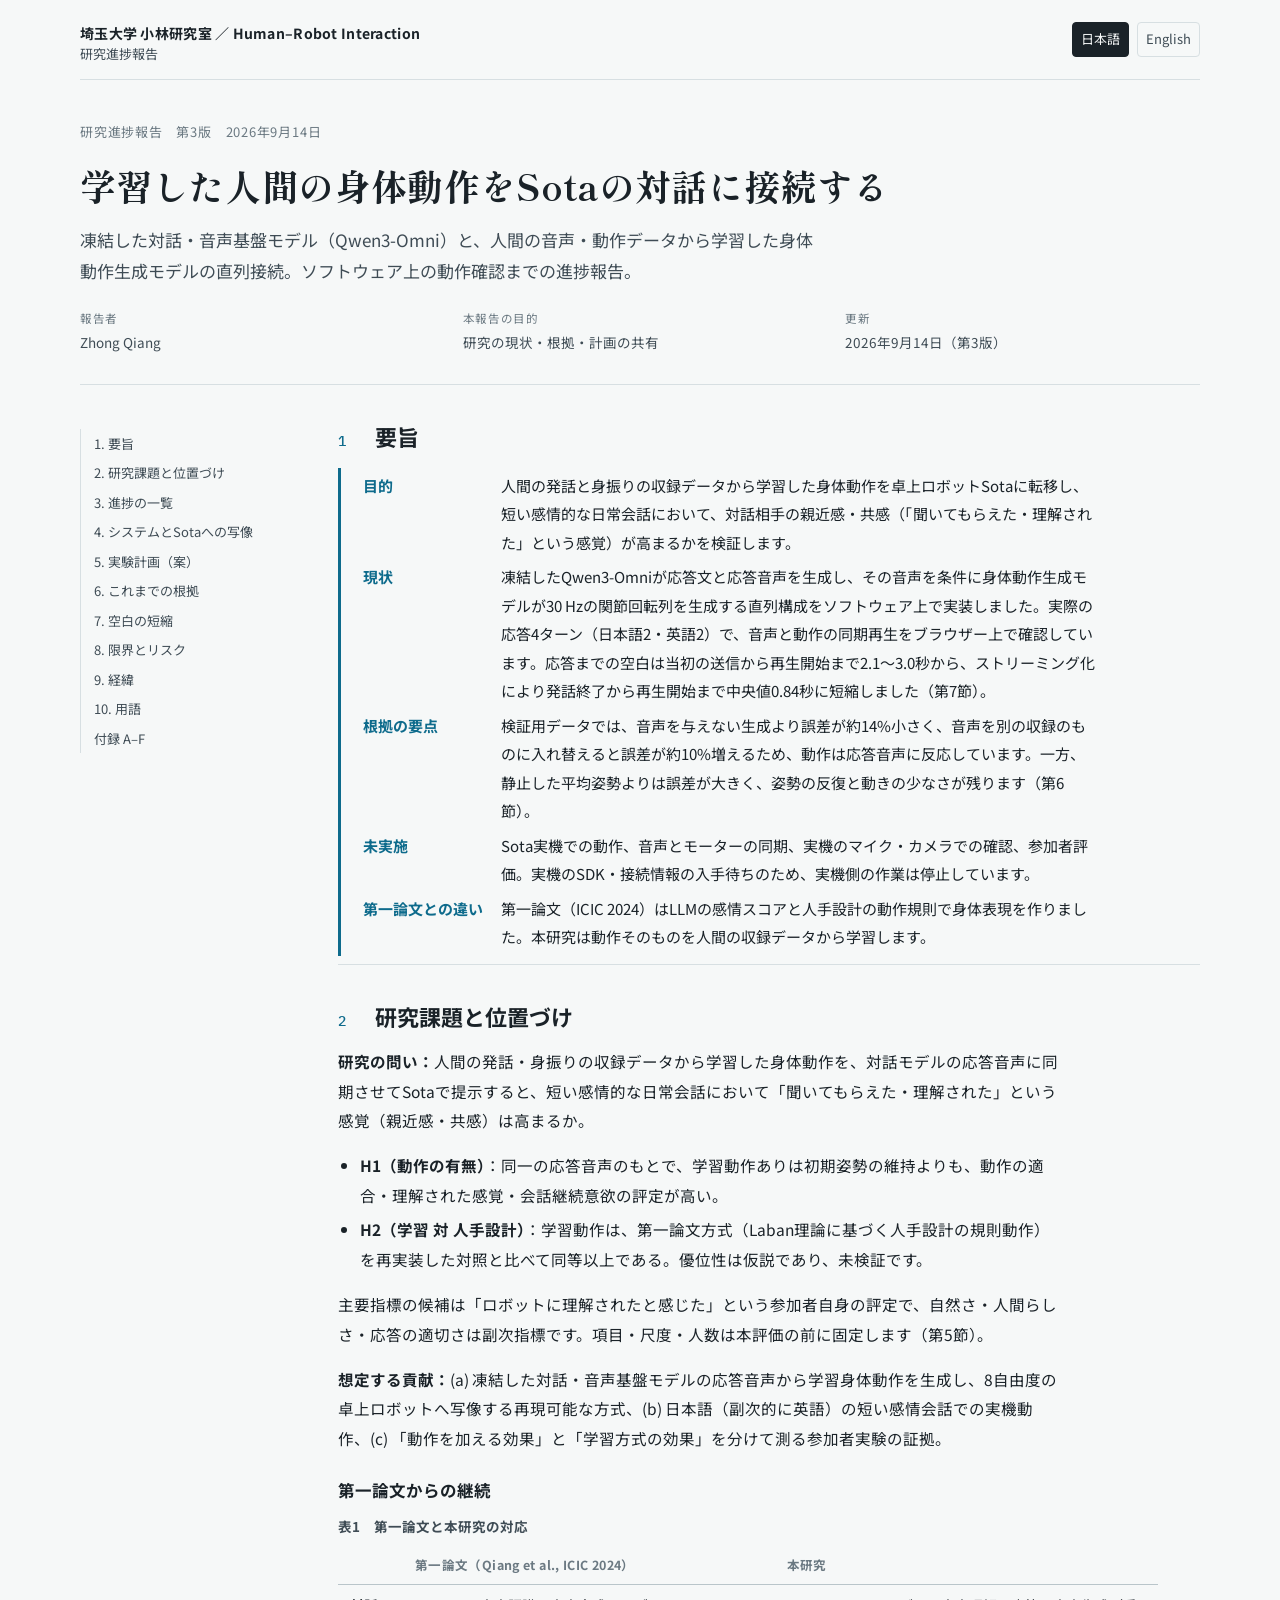
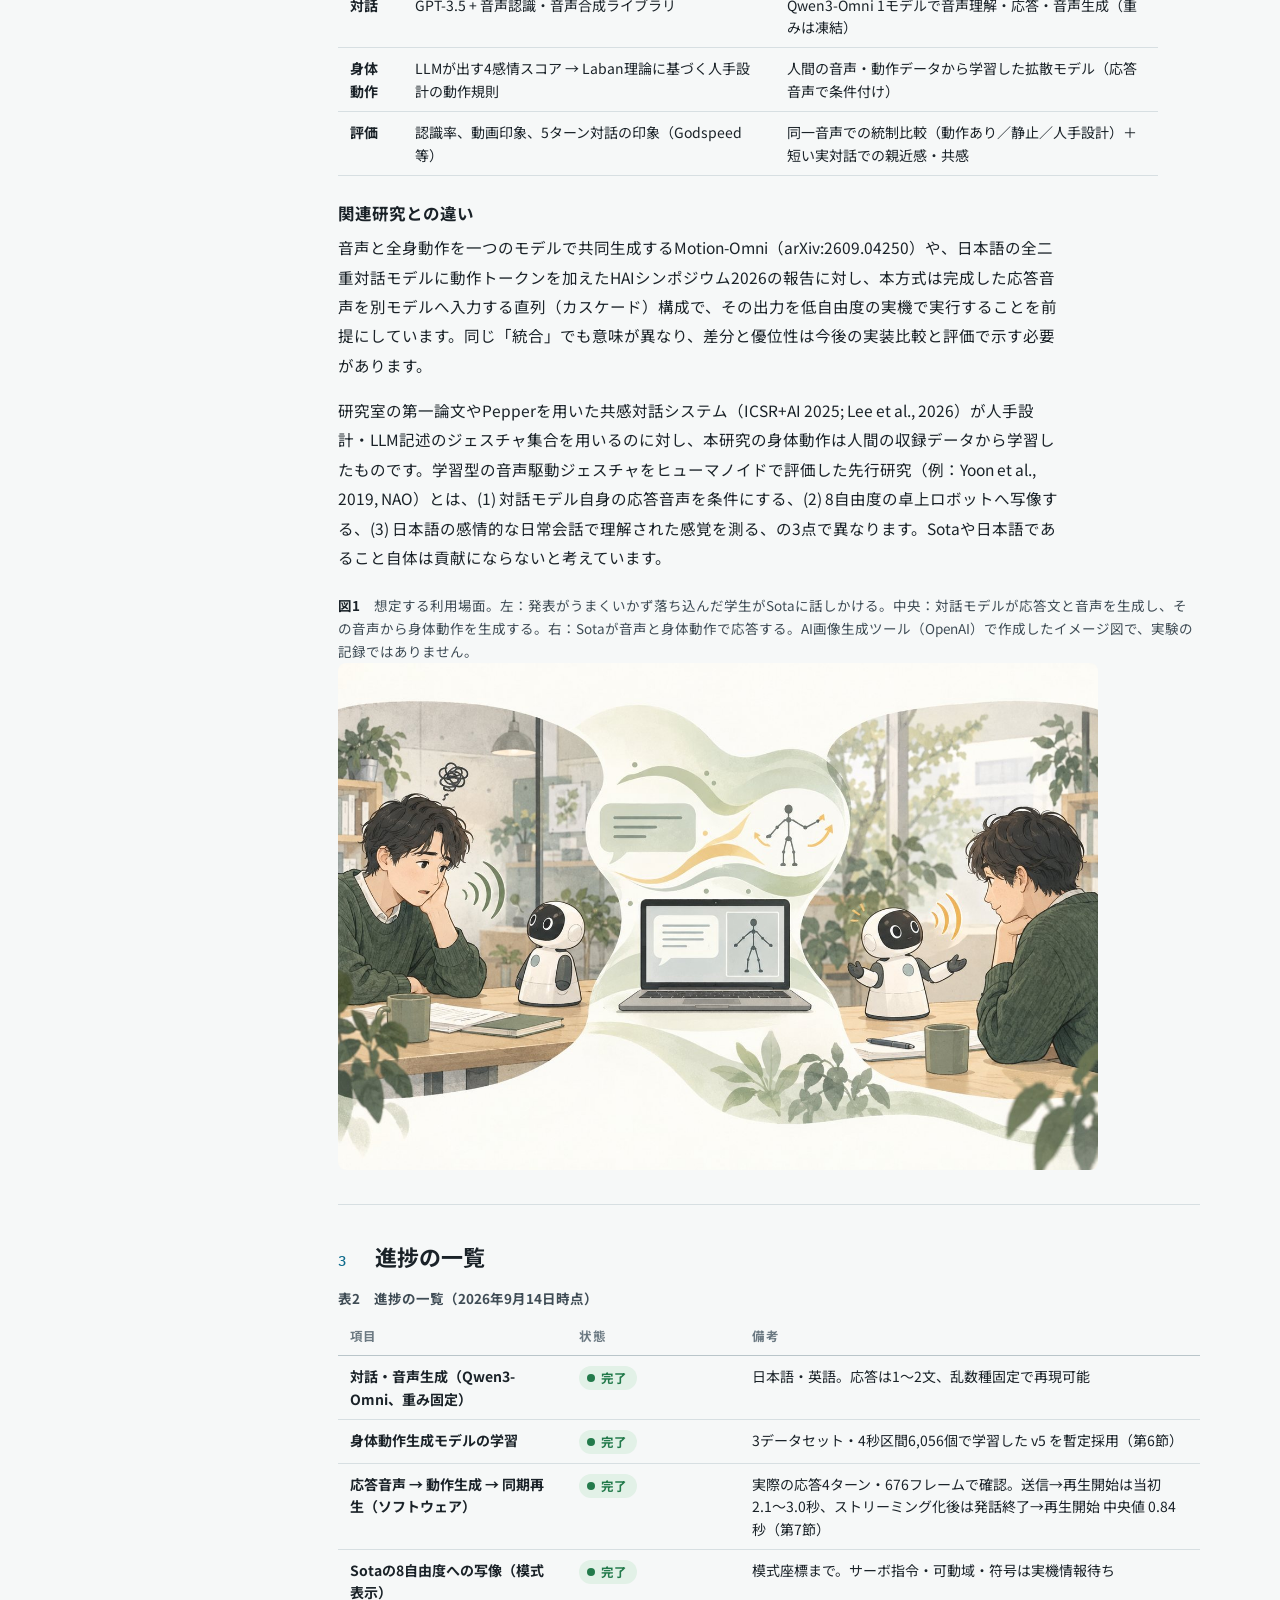
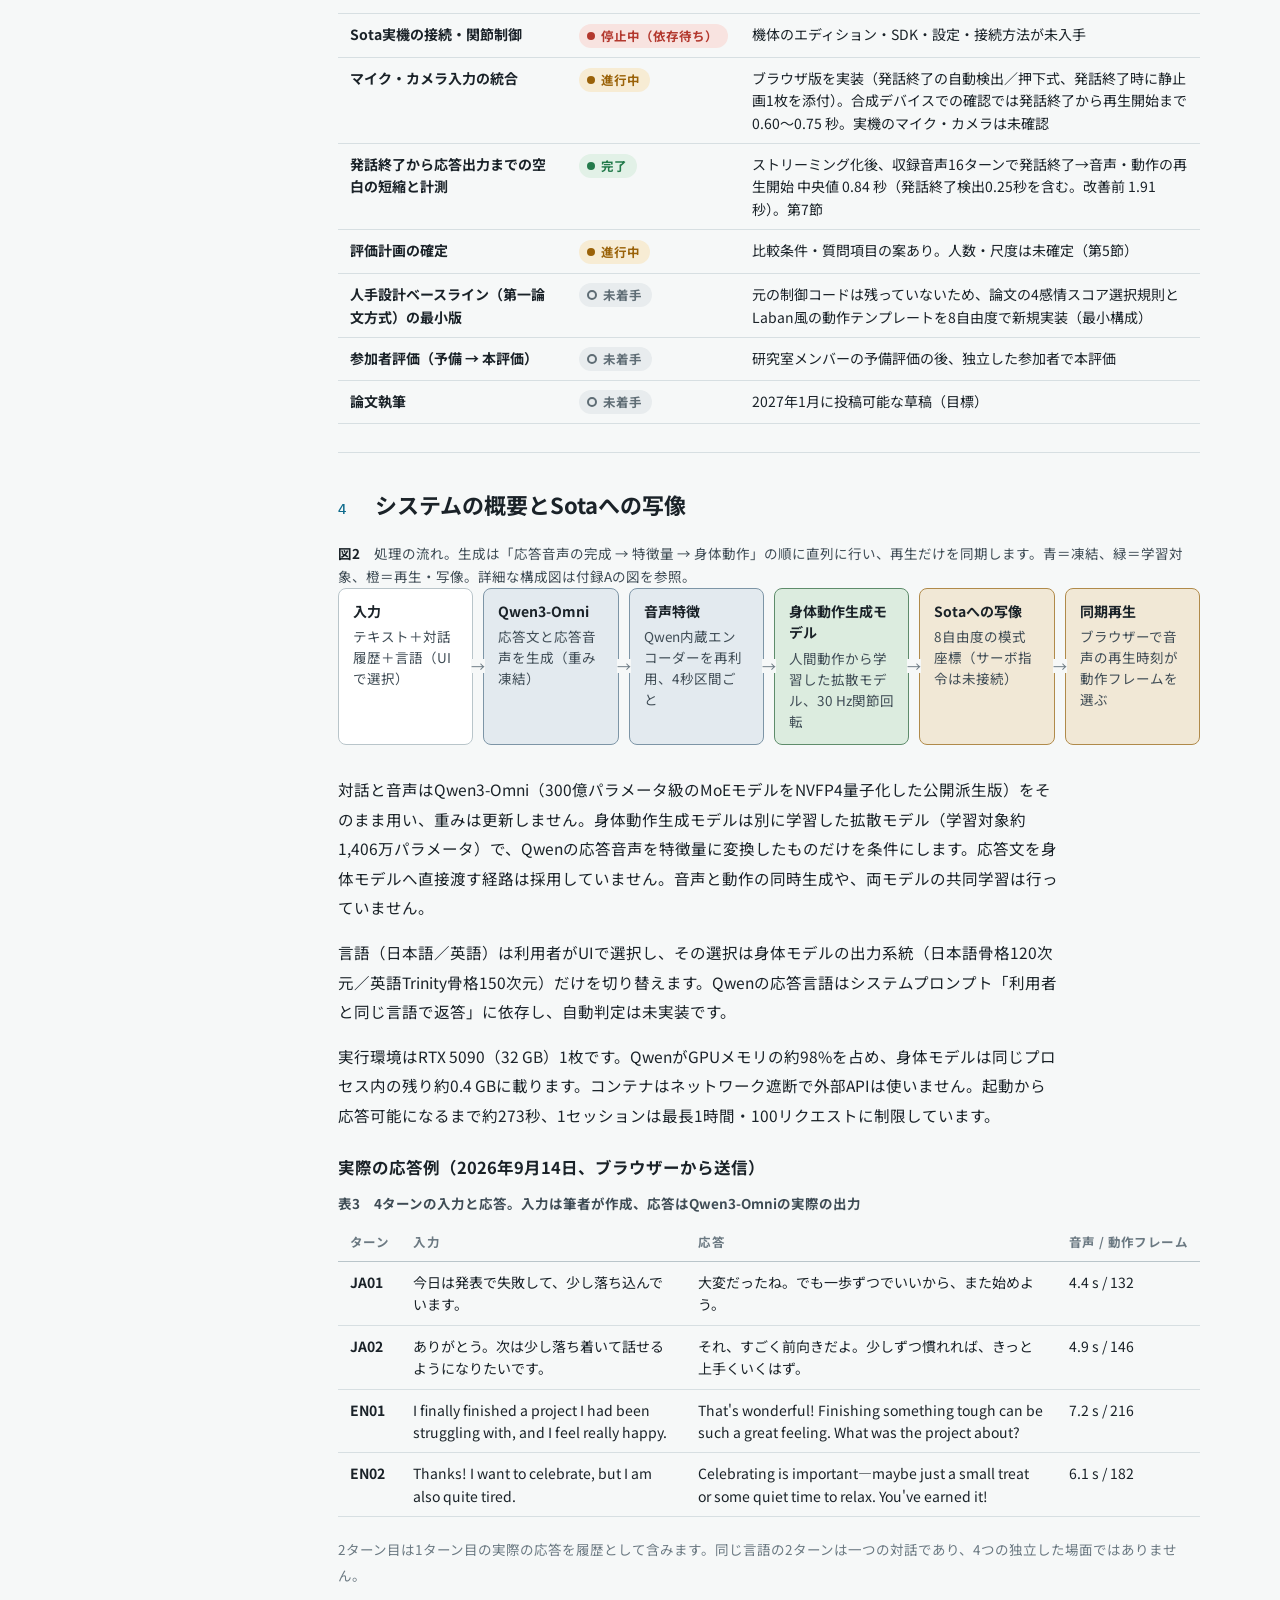
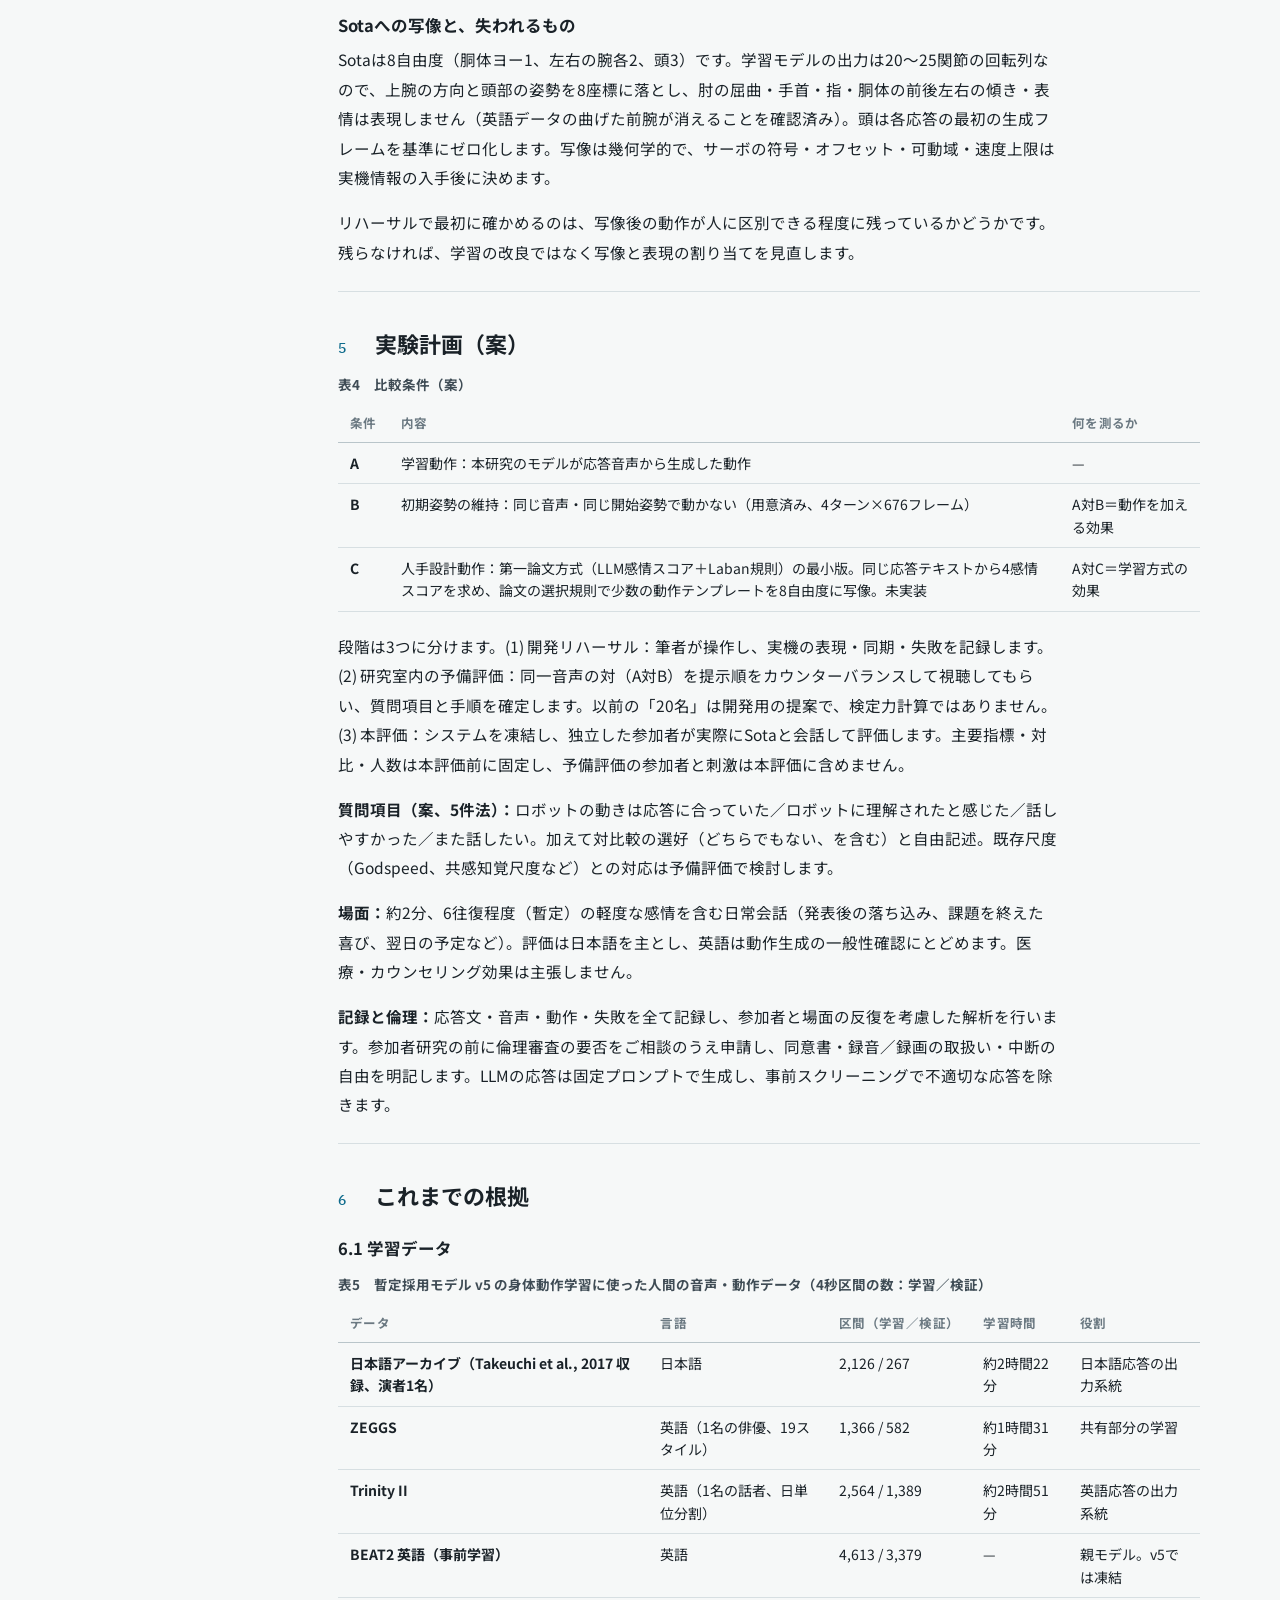
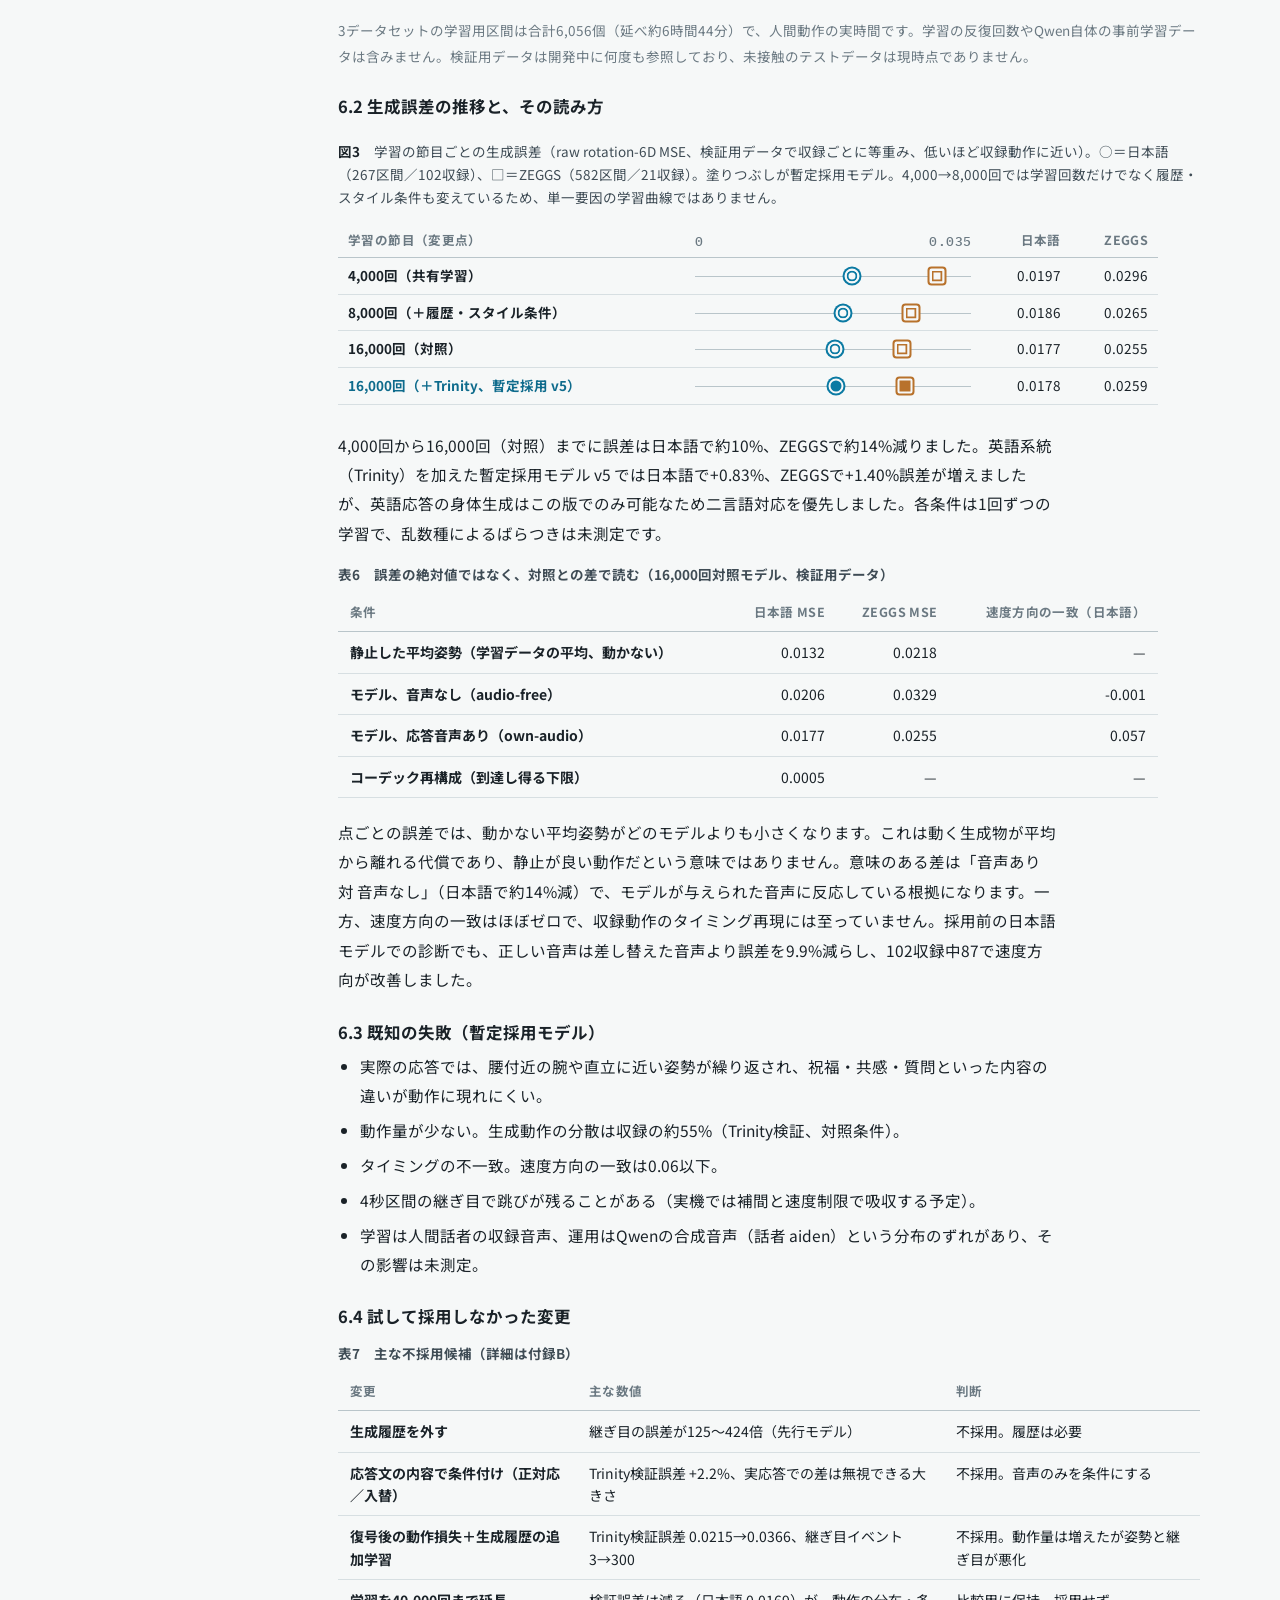
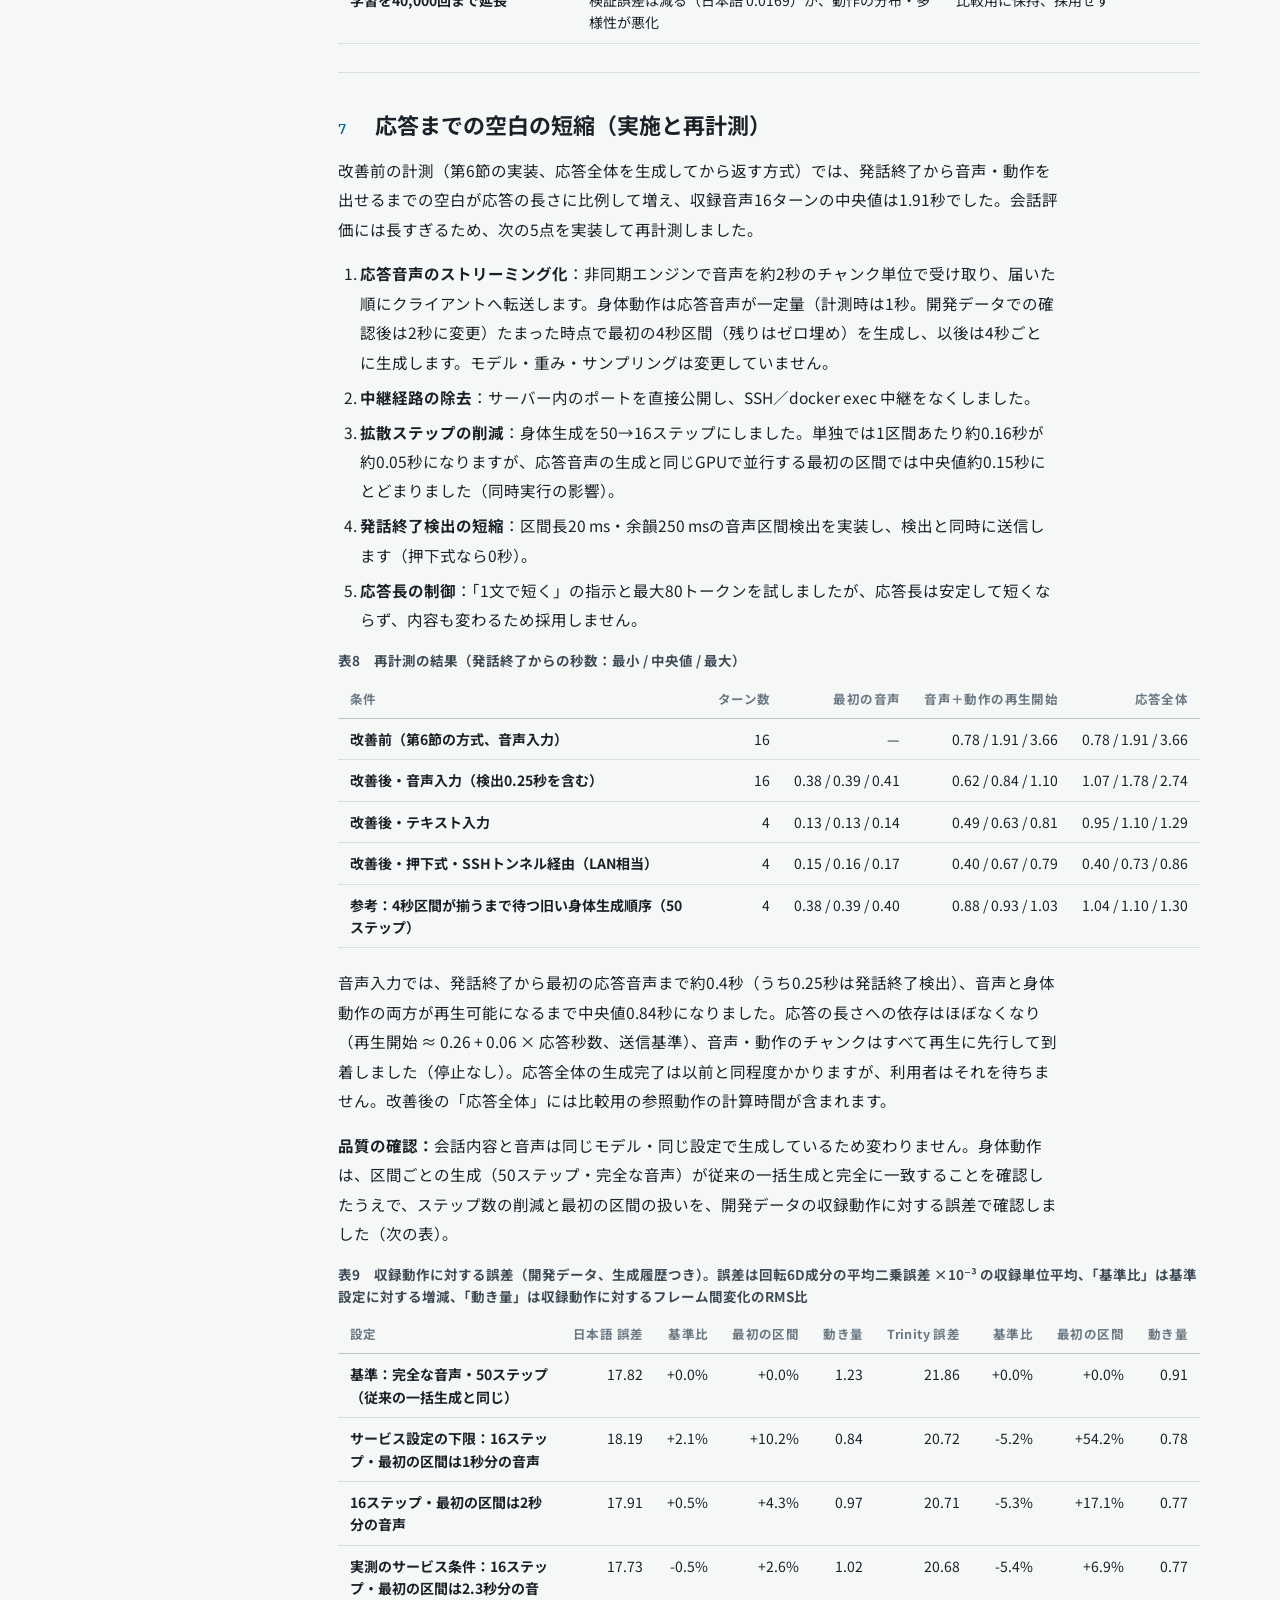
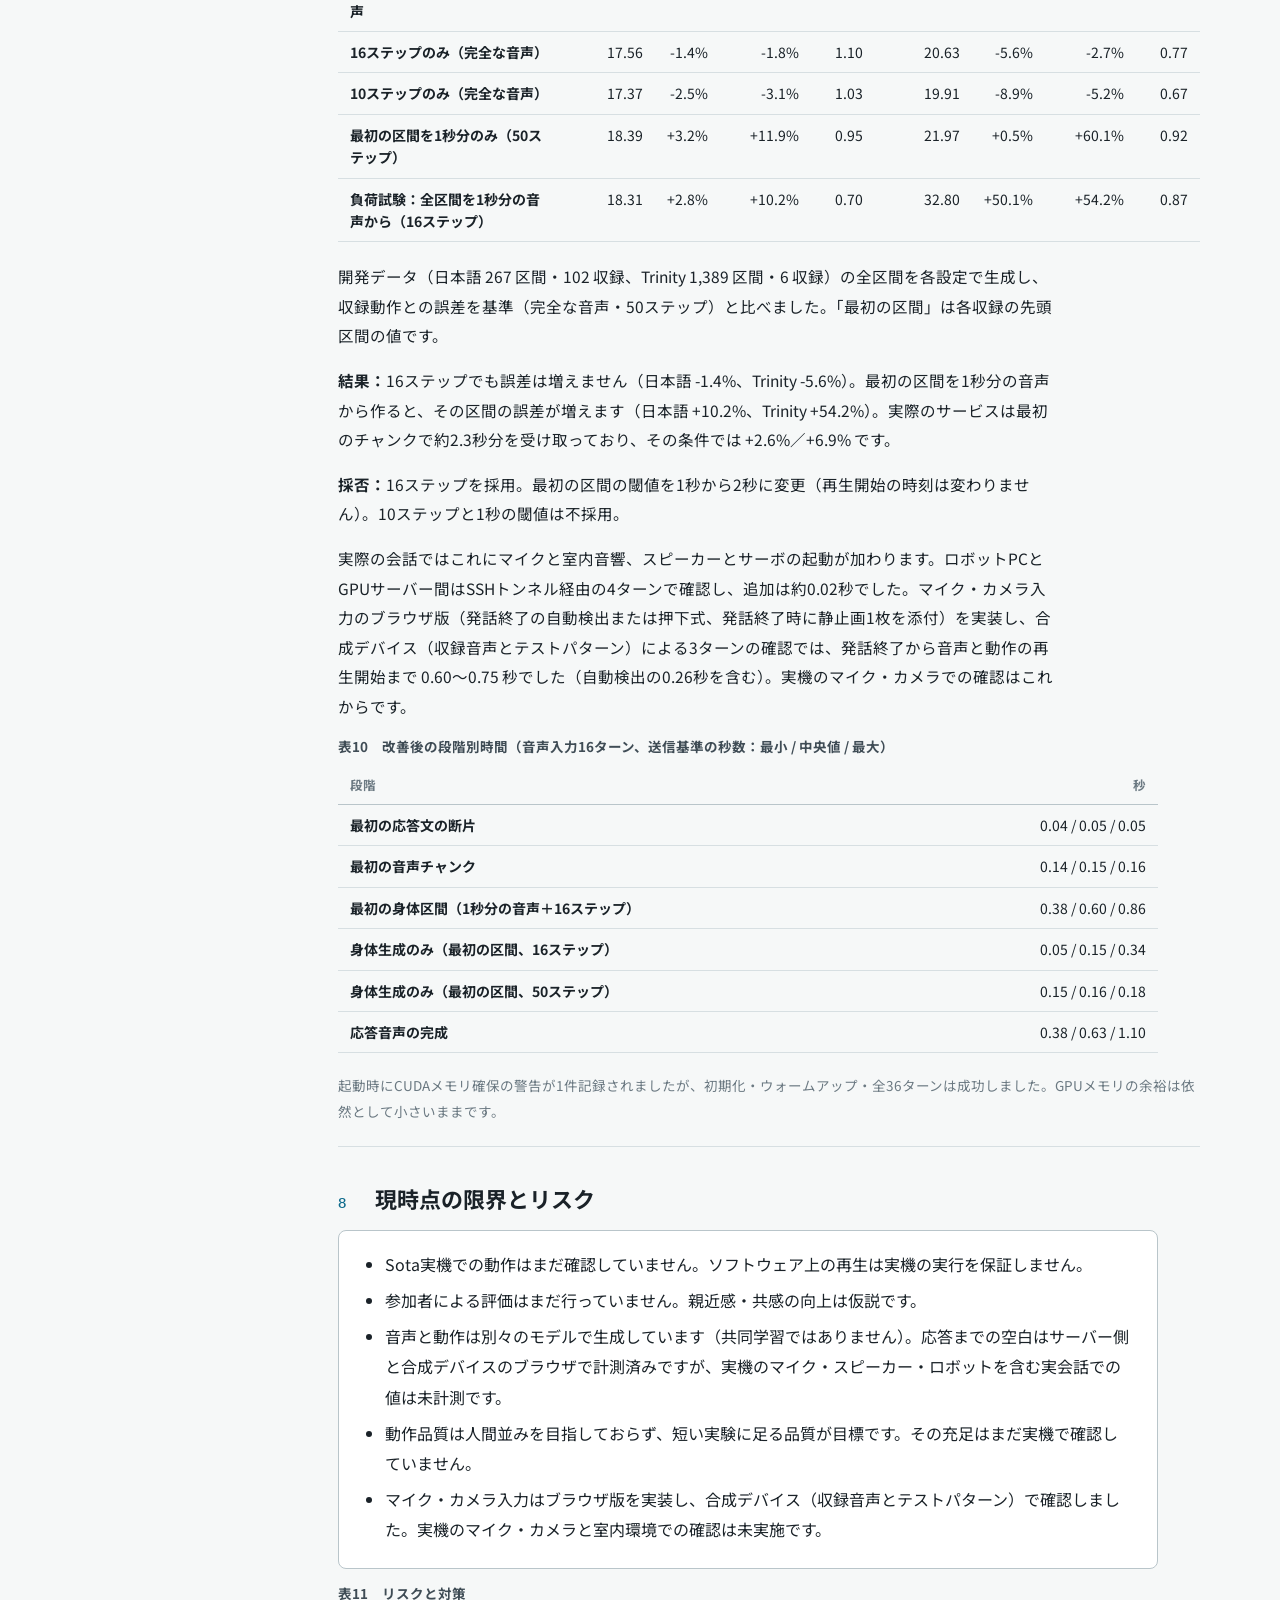
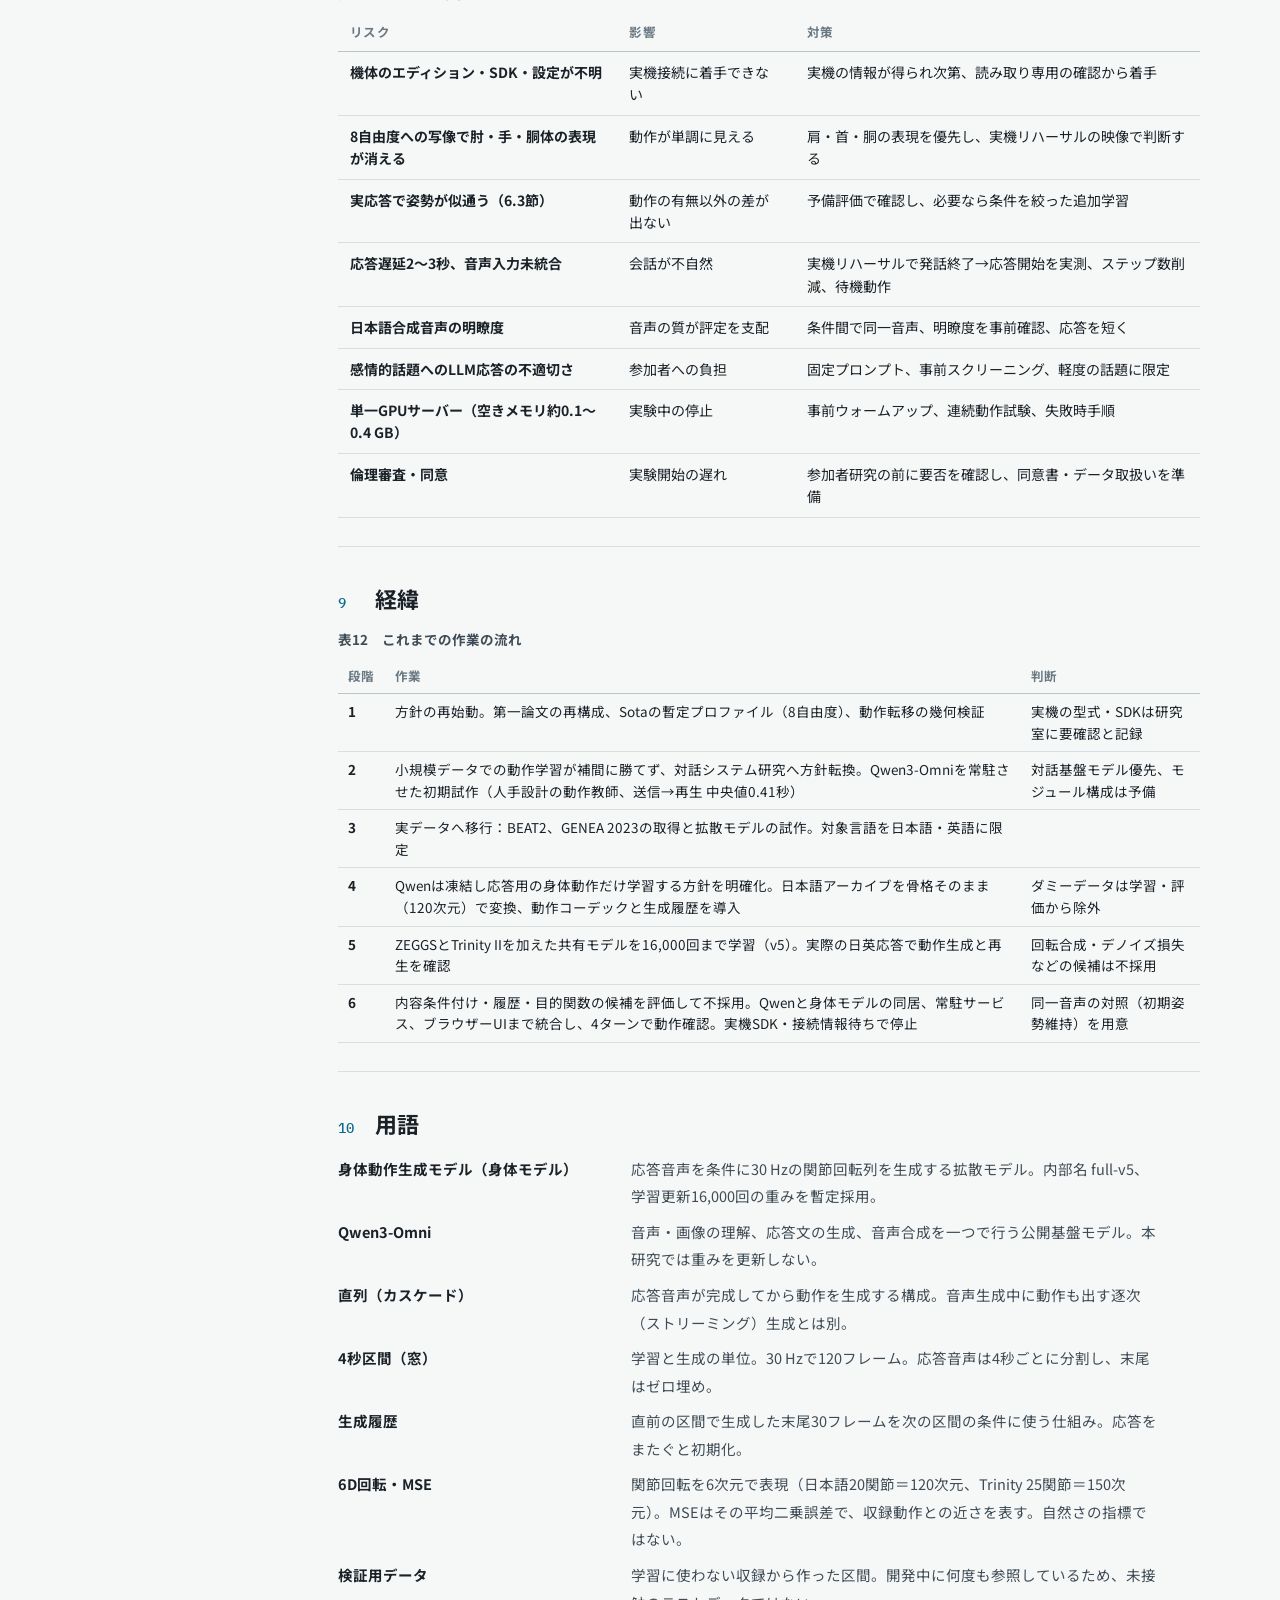
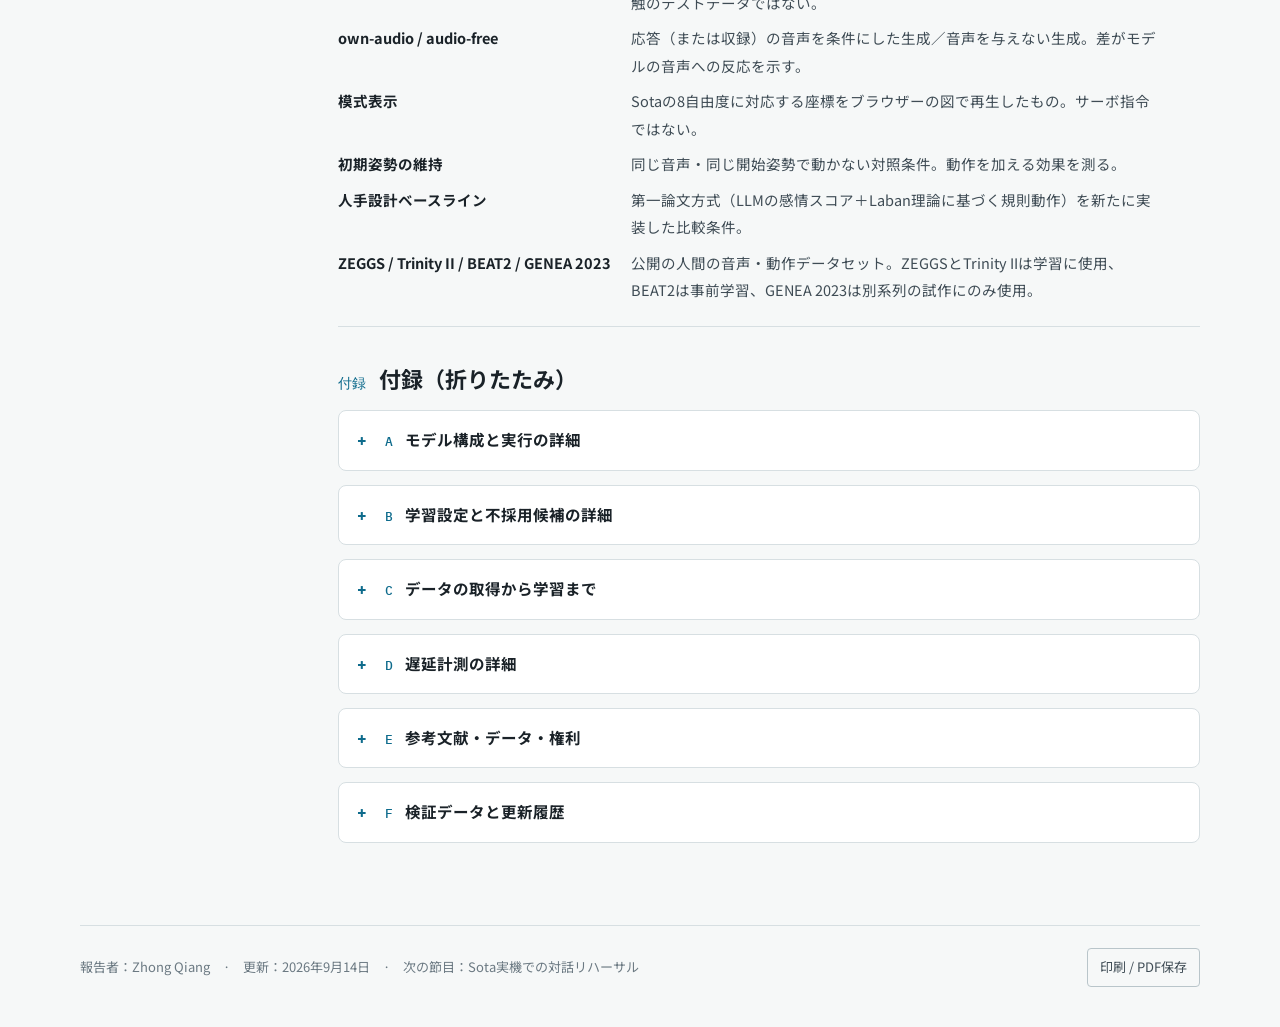
<file: index.html>
<!doctype html>
<html lang="ja"><head><meta charset="utf-8"><meta name="viewport" content="width=device-width,initial-scale=1"><meta name="color-scheme" content="light dark">
<title>研究進捗報告 2026-09-14｜学習した身体動作とSota対話の接続</title>
<meta name="description" content="凍結したQwen3-Omniの応答音声から、人間の音声・動作データで学習した身体動作生成モデルが30 Hzの動作を生成する研究の進捗報告。ソフトウェア上の動作確認まで完了、Sota実機と参加者評価は未実施。">
<meta property="og:title" content="研究進捗報告 2026-09-14｜学習した身体動作とSota対話の接続"><meta property="og:description" content="凍結したQwen3-Omniの応答音声から、人間の音声・動作データで学習した身体動作生成モデルが30 Hzの動作を生成する研究の進捗報告。ソフトウェア上の動作確認まで完了、Sota実機と参加者評価は未実施。"><meta property="og:type" content="article"><meta property="og:url" content="https://6475005.github.io/emotion-bridge-progress/">
<link rel="preconnect" href="https://fonts.googleapis.com"><link rel="preconnect" href="https://fonts.gstatic.com" crossorigin><link rel="stylesheet" href="https://fonts.googleapis.com/css2?family=Noto+Sans+JP:wght@400;500;700&family=Shippori+Mincho+B1:wght@700&family=IBM+Plex+Mono:wght@400;500&display=swap">
<link rel="stylesheet" href="style.css"><link rel="alternate" hreflang="ja" href="index.html"><link rel="alternate" hreflang="en" href="en.html"></head>
<body><a class="skip" href="#main">本文へ</a>
<div class="page">
<header class="masthead"><div class="org"><b>埼玉大学 小林研究室 ／ Human–Robot Interaction</b>研究進捗報告</div><div class="language" aria-label="Language"><a lang="ja" href="index.html" aria-current="page">日本語</a><a lang="en" href="en.html">English</a></div></header>
<div class="report-head">
<p class="kicker">研究進捗報告　第3版　2026年9月14日</p>
<h1>学習した人間の身体動作をSotaの対話に接続する</h1>
<p class="subtitle">凍結した対話・音声基盤モデル（Qwen3-Omni）と、人間の音声・動作データから学習した身体動作生成モデルの直列接続。ソフトウェア上の動作確認までの進捗報告。</p>
<div class="meta">
<div><span>報告者</span>Zhong Qiang</div>
<div><span>本報告の目的</span>研究の現状・根拠・計画の共有</div>
<div><span>更新</span>2026年9月14日（第3版）</div>
</div>
</div>
<div class="layout"><nav class="toc" aria-label="目次"><ol><li><a href="#abstract">1. 要旨</a></li><li><a href="#question">2. 研究課題と位置づけ</a></li><li><a href="#status">3. 進捗の一覧</a></li><li><a href="#system">4. システムとSotaへの写像</a></li><li><a href="#evaluation">5. 実験計画（案）</a></li><li><a href="#evidence">6. これまでの根拠</a></li><li><a href="#speed">7. 空白の短縮</a></li><li><a href="#limits">8. 限界とリスク</a></li><li><a href="#log">9. 経緯</a></li><li><a href="#glossary">10. 用語</a></li><li><a href="#appendix">付録 A–F</a></li></ol></nav><main id="main" class="doc"><section id="abstract" class="doc-section"><h2><span class="num">1</span><span>要旨</span></h2>
<div class="abstract">
<dl>
<dt>目的</dt><dd>人間の発話と身振りの収録データから学習した身体動作を卓上ロボットSotaに転移し、短い感情的な日常会話において、対話相手の親近感・共感（「聞いてもらえた・理解された」という感覚）が高まるかを検証します。</dd>
<dt>現状</dt><dd>凍結したQwen3-Omniが応答文と応答音声を生成し、その音声を条件に身体動作生成モデルが30 Hzの関節回転列を生成する直列構成をソフトウェア上で実装しました。実際の応答4ターン（日本語2・英語2）で、音声と動作の同期再生をブラウザー上で確認しています。応答までの空白は当初の送信から再生開始まで2.1〜3.0秒から、ストリーミング化により発話終了から再生開始まで中央値0.84秒に短縮しました（第7節）。</dd>
<dt>根拠の要点</dt><dd>検証用データでは、音声を与えない生成より誤差が約14%小さく、音声を別の収録のものに入れ替えると誤差が約10%増えるため、動作は応答音声に反応しています。一方、静止した平均姿勢よりは誤差が大きく、姿勢の反復と動きの少なさが残ります（第6節）。</dd>
<dt>未実施</dt><dd>Sota実機での動作、音声とモーターの同期、実機のマイク・カメラでの確認、参加者評価。実機のSDK・接続情報の入手待ちのため、実機側の作業は停止しています。</dd>
<dt>第一論文との違い</dt><dd>第一論文（ICIC 2024）はLLMの感情スコアと人手設計の動作規則で身体表現を作りました。本研究は動作そのものを人間の収録データから学習します。</dd>
</dl>
</div>
<div class="toc-inline"><b>目次</b><ol><li><a href="#abstract">1. 要旨</a></li><li><a href="#question">2. 研究課題と位置づけ</a></li><li><a href="#status">3. 進捗の一覧</a></li><li><a href="#system">4. システムとSotaへの写像</a></li><li><a href="#evaluation">5. 実験計画（案）</a></li><li><a href="#evidence">6. これまでの根拠</a></li><li><a href="#speed">7. 空白の短縮</a></li><li><a href="#limits">8. 限界とリスク</a></li><li><a href="#log">9. 経緯</a></li><li><a href="#glossary">10. 用語</a></li><li><a href="#appendix">付録 A–F</a></li></ol></div></section><section id="question" class="doc-section"><h2><span class="num">2</span><span>研究課題と位置づけ</span></h2>
<div class="prose">
<p class="lede"><b>研究の問い：</b>人間の発話・身振りの収録データから学習した身体動作を、対話モデルの応答音声に同期させてSotaで提示すると、短い感情的な日常会話において「聞いてもらえた・理解された」という感覚（親近感・共感）は高まるか。</p>
<ul>
<li><b>H1（動作の有無）</b>：同一の応答音声のもとで、学習動作ありは初期姿勢の維持よりも、動作の適合・理解された感覚・会話継続意欲の評定が高い。</li>
<li><b>H2（学習 対 人手設計）</b>：学習動作は、第一論文方式（Laban理論に基づく人手設計の規則動作）を再実装した対照と比べて同等以上である。優位性は仮説であり、未検証です。</li>
</ul>
<p>主要指標の候補は「ロボットに理解されたと感じた」という参加者自身の評定で、自然さ・人間らしさ・応答の適切さは副次指標です。項目・尺度・人数は本評価の前に固定します（第5節）。</p>
<p><b>想定する貢献：</b>(a) 凍結した対話・音声基盤モデルの応答音声から学習身体動作を生成し、8自由度の卓上ロボットへ写像する再現可能な方式、(b) 日本語（副次的に英語）の短い感情会話での実機動作、(c) 「動作を加える効果」と「学習方式の効果」を分けて測る参加者実験の証拠。</p>
</div>
<h3>第一論文からの継続</h3>
<div class="table-wrap narrow"><table class=""><caption>表1　第一論文と本研究の対応</caption><thead><tr><th scope="col"></th><th scope="col">第一論文（Qiang et al., ICIC 2024）</th><th scope="col">本研究</th></tr></thead><tbody><tr><th scope="row">対話</th><td>GPT-3.5 + 音声認識・音声合成ライブラリ</td><td>Qwen3-Omni 1モデルで音声理解・応答・音声生成（重みは凍結）</td></tr><tr><th scope="row">身体動作</th><td>LLMが出す4感情スコア → Laban理論に基づく人手設計の動作規則</td><td>人間の音声・動作データから学習した拡散モデル（応答音声で条件付け）</td></tr><tr><th scope="row">評価</th><td>認識率、動画印象、5ターン対話の印象（Godspeed等）</td><td>同一音声での統制比較（動作あり／静止／人手設計）＋短い実対話での親近感・共感</td></tr></tbody></table></div>
<h3>関連研究との違い</h3>
<div class="prose">
<p>音声と全身動作を一つのモデルで共同生成するMotion-Omni（arXiv:2609.04250）や、日本語の全二重対話モデルに動作トークンを加えたHAIシンポジウム2026の報告に対し、本方式は完成した応答音声を別モデルへ入力する直列（カスケード）構成で、その出力を低自由度の実機で実行することを前提にしています。同じ「統合」でも意味が異なり、差分と優位性は今後の実装比較と評価で示す必要があります。</p>
<p>研究室の第一論文やPepperを用いた共感対話システム（ICSR+AI 2025; Lee et al., 2026）が人手設計・LLM記述のジェスチャ集合を用いるのに対し、本研究の身体動作は人間の収録データから学習したものです。学習型の音声駆動ジェスチャをヒューマノイドで評価した先行研究（例：Yoon et al., 2019, NAO）とは、(1) 対話モデル自身の応答音声を条件にする、(2) 8自由度の卓上ロボットへ写像する、(3) 日本語の感情的な日常会話で理解された感覚を測る、の3点で異なります。Sotaや日本語であること自体は貢献にならないと考えています。</p>
</div>
<figure class="figure plain"><figcaption><b>図1</b>　想定する利用場面。左：発表がうまくいかず落ち込んだ学生がSotaに話しかける。中央：対話モデルが応答文と音声を生成し、その音声から身体動作を生成する。右：Sotaが音声と身体動作で応答する。AI画像生成ツール（OpenAI）で作成したイメージ図で、実験の記録ではありません。</figcaption><div class="scene"><img src="scenario.jpg" width="1400" height="933" alt="落ち込んだ学生がSotaに話しかけ、コンピューター上で応答文・音声・身体動作が生成され、Sotaが音声と身振りで応答する想定場面のイラスト"></div></figure></section><section id="status" class="doc-section"><h2><span class="num">3</span><span>進捗の一覧</span></h2><div class="table-wrap"><table class="status"><caption>表2　進捗の一覧（2026年9月14日時点）</caption><thead><tr><th scope="col">項目</th><th scope="col">状態</th><th scope="col">備考</th></tr></thead><tbody><tr><th scope="row">対話・音声生成（Qwen3-Omni、重み固定）</th><td><span class="pill done">完了</span></td><td>日本語・英語。応答は1〜2文、乱数種固定で再現可能</td></tr><tr><th scope="row">身体動作生成モデルの学習</th><td><span class="pill done">完了</span></td><td>3データセット・4秒区間6,056個で学習した v5 を暫定採用（第6節）</td></tr><tr><th scope="row">応答音声 → 動作生成 → 同期再生（ソフトウェア）</th><td><span class="pill done">完了</span></td><td>実際の応答4ターン・676フレームで確認。送信→再生開始は当初2.1〜3.0秒、ストリーミング化後は発話終了→再生開始 中央値 0.84 秒（第7節）</td></tr><tr><th scope="row">Sotaの8自由度への写像（模式表示）</th><td><span class="pill done">完了</span></td><td>模式座標まで。サーボ指令・可動域・符号は実機情報待ち</td></tr><tr><th scope="row">Sota実機の接続・関節制御</th><td><span class="pill blocked">停止中（依存待ち）</span></td><td>機体のエディション・SDK・設定・接続方法が未入手</td></tr><tr><th scope="row">マイク・カメラ入力の統合</th><td><span class="pill progress">進行中</span></td><td>ブラウザ版を実装（発話終了の自動検出／押下式、発話終了時に静止画1枚を添付）。合成デバイスでの確認では発話終了から再生開始まで 0.60〜0.75 秒。実機のマイク・カメラは未確認</td></tr><tr><th scope="row">発話終了から応答出力までの空白の短縮と計測</th><td><span class="pill done">完了</span></td><td>ストリーミング化後、収録音声16ターンで発話終了→音声・動作の再生開始 中央値 0.84 秒（発話終了検出0.25秒を含む。改善前 1.91 秒）。第7節</td></tr><tr><th scope="row">評価計画の確定</th><td><span class="pill progress">進行中</span></td><td>比較条件・質問項目の案あり。人数・尺度は未確定（第5節）</td></tr><tr><th scope="row">人手設計ベースライン（第一論文方式）の最小版</th><td><span class="pill planned">未着手</span></td><td>元の制御コードは残っていないため、論文の4感情スコア選択規則とLaban風の動作テンプレートを8自由度で新規実装（最小構成）</td></tr><tr><th scope="row">参加者評価（予備 → 本評価）</th><td><span class="pill planned">未着手</span></td><td>研究室メンバーの予備評価の後、独立した参加者で本評価</td></tr><tr><th scope="row">論文執筆</th><td><span class="pill planned">未着手</span></td><td>2027年1月に投稿可能な草稿（目標）</td></tr></tbody></table></div></section><section id="system" class="doc-section"><h2><span class="num">4</span><span>システムの概要とSotaへの写像</span></h2>
<figure class="figure plain"><figcaption><b>図2</b>　処理の流れ。生成は「応答音声の完成 → 特徴量 → 身体動作」の順に直列に行い、再生だけを同期します。青＝凍結、緑＝学習対象、橙＝再生・写像。詳細な構成図は付録Aの図を参照。</figcaption><ol class="flow"><li class="plain"><b>入力</b><span>テキスト＋対話履歴＋言語（UIで選択）</span></li><li class="frozen"><b>Qwen3-Omni</b><span>応答文と応答音声を生成（重み凍結）</span></li><li class="frozen"><b>音声特徴</b><span>Qwen内蔵エンコーダーを再利用、4秒区間ごと</span></li><li class="learned"><b>身体動作生成モデル</b><span>人間動作から学習した拡散モデル、30 Hz関節回転</span></li><li class="play"><b>Sotaへの写像</b><span>8自由度の模式座標（サーボ指令は未接続）</span></li><li class="play"><b>同期再生</b><span>ブラウザーで音声の再生時刻が動作フレームを選ぶ</span></li></ol></figure>
<div class="prose">
<p>対話と音声はQwen3-Omni（300億パラメータ級のMoEモデルをNVFP4量子化した公開派生版）をそのまま用い、重みは更新しません。身体動作生成モデルは別に学習した拡散モデル（学習対象約1,406万パラメータ）で、Qwenの応答音声を特徴量に変換したものだけを条件にします。応答文を身体モデルへ直接渡す経路は採用していません。音声と動作の同時生成や、両モデルの共同学習は行っていません。</p>
<p>言語（日本語／英語）は利用者がUIで選択し、その選択は身体モデルの出力系統（日本語骨格120次元／英語Trinity骨格150次元）だけを切り替えます。Qwenの応答言語はシステムプロンプト「利用者と同じ言語で返答」に依存し、自動判定は未実装です。</p>
<p>実行環境はRTX 5090（32 GB）1枚です。QwenがGPUメモリの約98%を占め、身体モデルは同じプロセス内の残り約0.4 GBに載ります。コンテナはネットワーク遮断で外部APIは使いません。起動から応答可能になるまで約273秒、1セッションは最長1時間・100リクエストに制限しています。</p>
</div>
<h3>実際の応答例（2026年9月14日、ブラウザーから送信）</h3>
<div class="table-wrap"><table class=""><caption>表3　4ターンの入力と応答。入力は筆者が作成、応答はQwen3-Omniの実際の出力</caption><thead><tr><th scope="col">ターン</th><th scope="col">入力</th><th scope="col">応答</th><th scope="col">音声 / 動作フレーム</th></tr></thead><tbody><tr><th scope="row">JA01</th><td>今日は発表で失敗して、少し落ち込んでいます。</td><td>大変だったね。でも一歩ずつでいいから、また始めよう。</td><td>4.4 s / 132</td></tr><tr><th scope="row">JA02</th><td>ありがとう。次は少し落ち着いて話せるようになりたいです。</td><td>それ、すごく前向きだよ。少しずつ慣れれば、きっと上手くいくはず。</td><td>4.9 s / 146</td></tr><tr><th scope="row">EN01</th><td>I finally finished a project I had been struggling with, and I feel really happy.</td><td>That&#x27;s wonderful! Finishing something tough can be such a great feeling. What was the project about?</td><td>7.2 s / 216</td></tr><tr><th scope="row">EN02</th><td>Thanks! I want to celebrate, but I am also quite tired.</td><td>Celebrating is important—maybe just a small treat or some quiet time to relax. You&#x27;ve earned it!</td><td>6.1 s / 182</td></tr></tbody></table></div>
<p class="note">2ターン目は1ターン目の実際の応答を履歴として含みます。同じ言語の2ターンは一つの対話であり、4つの独立した場面ではありません。</p>
<h3>Sotaへの写像と、失われるもの</h3>
<div class="prose">
<p>Sotaは8自由度（胴体ヨー1、左右の腕各2、頭3）です。学習モデルの出力は20〜25関節の回転列なので、上腕の方向と頭部の姿勢を8座標に落とし、肘の屈曲・手首・指・胴体の前後左右の傾き・表情は表現しません（英語データの曲げた前腕が消えることを確認済み）。頭は各応答の最初の生成フレームを基準にゼロ化します。写像は幾何学的で、サーボの符号・オフセット・可動域・速度上限は実機情報の入手後に決めます。</p>
<p>リハーサルで最初に確かめるのは、写像後の動作が人に区別できる程度に残っているかどうかです。残らなければ、学習の改良ではなく写像と表現の割り当てを見直します。</p>
</div></section><section id="evaluation" class="doc-section"><h2><span class="num">5</span><span>実験計画（案）</span></h2>
<div class="table-wrap"><table class=""><caption>表4　比較条件（案）</caption><thead><tr><th scope="col">条件</th><th scope="col">内容</th><th scope="col">何を測るか</th></tr></thead><tbody><tr><th scope="row">A</th><td>学習動作：本研究のモデルが応答音声から生成した動作</td><td>—</td></tr><tr><th scope="row">B</th><td>初期姿勢の維持：同じ音声・同じ開始姿勢で動かない（用意済み、4ターン×676フレーム）</td><td>A対B＝動作を加える効果</td></tr><tr><th scope="row">C</th><td>人手設計動作：第一論文方式（LLM感情スコア＋Laban規則）の最小版。同じ応答テキストから4感情スコアを求め、論文の選択規則で少数の動作テンプレートを8自由度に写像。未実装</td><td>A対C＝学習方式の効果</td></tr></tbody></table></div>
<div class="prose">
<p>段階は3つに分けます。(1) 開発リハーサル：筆者が操作し、実機の表現・同期・失敗を記録します。(2) 研究室内の予備評価：同一音声の対（A対B）を提示順をカウンターバランスして視聴してもらい、質問項目と手順を確定します。以前の「20名」は開発用の提案で、検定力計算ではありません。(3) 本評価：システムを凍結し、独立した参加者が実際にSotaと会話して評価します。主要指標・対比・人数は本評価前に固定し、予備評価の参加者と刺激は本評価に含めません。</p>
<p><b>質問項目（案、5件法）：</b>ロボットの動きは応答に合っていた／ロボットに理解されたと感じた／話しやすかった／また話したい。加えて対比較の選好（どちらでもない、を含む）と自由記述。既存尺度（Godspeed、共感知覚尺度など）との対応は予備評価で検討します。</p>
<p><b>場面：</b>約2分、6往復程度（暫定）の軽度な感情を含む日常会話（発表後の落ち込み、課題を終えた喜び、翌日の予定など）。評価は日本語を主とし、英語は動作生成の一般性確認にとどめます。医療・カウンセリング効果は主張しません。</p>
<p><b>記録と倫理：</b>応答文・音声・動作・失敗を全て記録し、参加者と場面の反復を考慮した解析を行います。参加者研究の前に倫理審査の要否をご相談のうえ申請し、同意書・録音／録画の取扱い・中断の自由を明記します。LLMの応答は固定プロンプトで生成し、事前スクリーニングで不適切な応答を除きます。</p>
</div></section><section id="evidence" class="doc-section"><h2><span class="num">6</span><span>これまでの根拠</span></h2>
<h3>6.1 学習データ</h3>
<div class="table-wrap"><table class=""><caption>表5　暫定採用モデル v5 の身体動作学習に使った人間の音声・動作データ（4秒区間の数：学習／検証）</caption><thead><tr><th scope="col">データ</th><th scope="col">言語</th><th scope="col">区間（学習／検証）</th><th scope="col">学習時間</th><th scope="col">役割</th></tr></thead><tbody><tr><th scope="row">日本語アーカイブ（Takeuchi et al., 2017 収録、演者1名）</th><td>日本語</td><td>2,126 / 267</td><td>約2時間22分</td><td>日本語応答の出力系統</td></tr><tr><th scope="row">ZEGGS</th><td>英語（1名の俳優、19スタイル）</td><td>1,366 / 582</td><td>約1時間31分</td><td>共有部分の学習</td></tr><tr><th scope="row">Trinity II</th><td>英語（1名の話者、日単位分割）</td><td>2,564 / 1,389</td><td>約2時間51分</td><td>英語応答の出力系統</td></tr><tr><th scope="row">BEAT2 英語（事前学習）</th><td>英語</td><td>4,613 / 3,379</td><td>—</td><td>親モデル。v5では凍結</td></tr></tbody></table></div>
<p class="note">3データセットの学習用区間は合計6,056個（延べ約6時間44分）で、人間動作の実時間です。学習の反復回数やQwen自体の事前学習データは含みません。検証用データは開発中に何度も参照しており、未接触のテストデータは現時点でありません。</p>
<h3>6.2 生成誤差の推移と、その読み方</h3>
<figure class="figure plain"><figcaption><b>図3</b>　学習の節目ごとの生成誤差（raw rotation-6D MSE、検証用データで収録ごとに等重み、低いほど収録動作に近い）。○＝日本語（267区間／102収録）、□＝ZEGGS（582区間／21収録）。塗りつぶしが暫定採用モデル。4,000→8,000回では学習回数だけでなく履歴・スタイル条件も変えているため、単一要因の学習曲線ではありません。</figcaption><div class="table-wrap narrow"><table class="dotchart compact"><thead><tr><th scope="col">学習の節目（変更点）</th><th scope="col" class="track-head"><span>0</span><span>0.035</span></th><th scope="col" class="num">日本語</th><th scope="col" class="num">ZEGGS</th></tr></thead><tbody><tr><th scope="row">4,000回（共有学習）</th><td class="track"><span class="dot ja" style="left:56.2%" title="日本語 0.0197"></span><span class="dot zg" style="left:84.5%" title="ZEGGS 0.0296"></span></td><td class="num">0.0197</td><td class="num">0.0296</td></tr><tr><th scope="row">8,000回（＋履歴・スタイル条件）</th><td class="track"><span class="dot ja" style="left:53.1%" title="日本語 0.0186"></span><span class="dot zg" style="left:75.9%" title="ZEGGS 0.0265"></span></td><td class="num">0.0186</td><td class="num">0.0265</td></tr><tr><th scope="row">16,000回（対照）</th><td class="track"><span class="dot ja" style="left:50.6%" title="日本語 0.0177"></span><span class="dot zg" style="left:73.0%" title="ZEGGS 0.0255"></span></td><td class="num">0.0177</td><td class="num">0.0255</td></tr><tr class="adopted"><th scope="row">16,000回（＋Trinity、暫定採用 v5）</th><td class="track"><span class="dot ja" style="left:51.0%" title="日本語 0.0178"></span><span class="dot zg" style="left:74.0%" title="ZEGGS 0.0259"></span></td><td class="num">0.0178</td><td class="num">0.0259</td></tr></tbody></table></div></figure>
<div class="prose">
<p>4,000回から16,000回（対照）までに誤差は日本語で約10%、ZEGGSで約14%減りました。英語系統（Trinity）を加えた暫定採用モデル v5 では日本語で+0.83%、ZEGGSで+1.40%誤差が増えましたが、英語応答の身体生成はこの版でのみ可能なため二言語対応を優先しました。各条件は1回ずつの学習で、乱数種によるばらつきは未測定です。</p>
</div>
<div class="table-wrap narrow"><table class=""><caption>表6　誤差の絶対値ではなく、対照との差で読む（16,000回対照モデル、検証用データ）</caption><thead><tr><th scope="col">条件</th><th scope="col" class=num>日本語 MSE</th><th scope="col" class=num>ZEGGS MSE</th><th scope="col" class=num>速度方向の一致（日本語）</th></tr></thead><tbody><tr><th scope="row">静止した平均姿勢（学習データの平均、動かない）</th><td class=num>0.0132</td><td class=num>0.0218</td><td class=num>—</td></tr><tr><th scope="row">モデル、音声なし（audio-free）</th><td class=num>0.0206</td><td class=num>0.0329</td><td class=num>-0.001</td></tr><tr><th scope="row">モデル、応答音声あり（own-audio）</th><td class=num>0.0177</td><td class=num>0.0255</td><td class=num>0.057</td></tr><tr><th scope="row">コーデック再構成（到達し得る下限）</th><td class=num>0.0005</td><td class=num>—</td><td class=num>—</td></tr></tbody></table></div>
<div class="prose">
<p>点ごとの誤差では、動かない平均姿勢がどのモデルよりも小さくなります。これは動く生成物が平均から離れる代償であり、静止が良い動作だという意味ではありません。意味のある差は「音声あり 対 音声なし」（日本語で約14%減）で、モデルが与えられた音声に反応している根拠になります。一方、速度方向の一致はほぼゼロで、収録動作のタイミング再現には至っていません。採用前の日本語モデルでの診断でも、正しい音声は差し替えた音声より誤差を9.9%減らし、102収録中87で速度方向が改善しました。</p>
</div>
<h3>6.3 既知の失敗（暫定採用モデル）</h3>
<div class="prose"><ul>
<li>実際の応答では、腰付近の腕や直立に近い姿勢が繰り返され、祝福・共感・質問といった内容の違いが動作に現れにくい。</li>
<li>動作量が少ない。生成動作の分散は収録の約55%（Trinity検証、対照条件）。</li>
<li>タイミングの不一致。速度方向の一致は0.06以下。</li>
<li>4秒区間の継ぎ目で跳びが残ることがある（実機では補間と速度制限で吸収する予定）。</li>
<li>学習は人間話者の収録音声、運用はQwenの合成音声（話者 aiden）という分布のずれがあり、その影響は未測定。</li>
</ul></div>
<h3>6.4 試して採用しなかった変更</h3>
<div class="table-wrap"><table class=""><caption>表7　主な不採用候補（詳細は付録B）</caption><thead><tr><th scope="col">変更</th><th scope="col">主な数値</th><th scope="col">判断</th></tr></thead><tbody><tr><th scope="row">生成履歴を外す</th><td>継ぎ目の誤差が125〜424倍（先行モデル）</td><td>不採用。履歴は必要</td></tr><tr><th scope="row">応答文の内容で条件付け（正対応／入替）</th><td>Trinity検証誤差 +2.2%、実応答での差は無視できる大きさ</td><td>不採用。音声のみを条件にする</td></tr><tr><th scope="row">復号後の動作損失＋生成履歴の追加学習</th><td>Trinity検証誤差 0.0215→0.0366、継ぎ目イベント 3→300</td><td>不採用。動作量は増えたが姿勢と継ぎ目が悪化</td></tr><tr><th scope="row">学習を40,000回まで延長</th><td>検証誤差は減る（日本語 0.0169）が、動作の分布・多様性が悪化</td><td>比較用に保持、採用せず</td></tr></tbody></table></div></section><section id="speed" class="doc-section"><h2><span class="num">7</span><span>応答までの空白の短縮（実施と再計測）</span></h2><div class="prose"><p class="lede">改善前の計測（第6節の実装、応答全体を生成してから返す方式）では、発話終了から音声・動作を出せるまでの空白が応答の長さに比例して増え、収録音声16ターンの中央値は1.91秒でした。会話評価には長すぎるため、次の5点を実装して再計測しました。</p><ol><li><b>応答音声のストリーミング化</b>：非同期エンジンで音声を約2秒のチャンク単位で受け取り、届いた順にクライアントへ転送します。身体動作は応答音声が一定量（計測時は1秒。開発データでの確認後は2秒に変更）たまった時点で最初の4秒区間（残りはゼロ埋め）を生成し、以後は4秒ごとに生成します。モデル・重み・サンプリングは変更していません。</li><li><b>中継経路の除去</b>：サーバー内のポートを直接公開し、SSH／docker exec 中継をなくしました。</li><li><b>拡散ステップの削減</b>：身体生成を50→16ステップにしました。単独では1区間あたり約0.16秒が約0.05秒になりますが、応答音声の生成と同じGPUで並行する最初の区間では中央値約0.15秒にとどまりました（同時実行の影響）。</li><li><b>発話終了検出の短縮</b>：区間長20 ms・余韻250 msの音声区間検出を実装し、検出と同時に送信します（押下式なら0秒）。</li><li><b>応答長の制御</b>：「1文で短く」の指示と最大80トークンを試しましたが、応答長は安定して短くならず、内容も変わるため採用しません。</li></ol></div><div class="table-wrap"><table class=""><caption>表8　再計測の結果（発話終了からの秒数：最小 / 中央値 / 最大）</caption><thead><tr><th scope="col">条件</th><th scope="col" class=num>ターン数</th><th scope="col" class=num>最初の音声</th><th scope="col" class=num>音声＋動作の再生開始</th><th scope="col" class=num>応答全体</th></tr></thead><tbody><tr><th scope="row">改善前（第6節の方式、音声入力）</th><td class=num>16</td><td class=num>—</td><td class=num>0.78 / 1.91 / 3.66</td><td class=num>0.78 / 1.91 / 3.66</td></tr><tr><th scope="row">改善後・音声入力（検出0.25秒を含む）</th><td class=num>16</td><td class=num>0.38 / 0.39 / 0.41</td><td class=num>0.62 / 0.84 / 1.10</td><td class=num>1.07 / 1.78 / 2.74</td></tr><tr><th scope="row">改善後・テキスト入力</th><td class=num>4</td><td class=num>0.13 / 0.13 / 0.14</td><td class=num>0.49 / 0.63 / 0.81</td><td class=num>0.95 / 1.10 / 1.29</td></tr><tr><th scope="row">改善後・押下式・SSHトンネル経由（LAN相当）</th><td class=num>4</td><td class=num>0.15 / 0.16 / 0.17</td><td class=num>0.40 / 0.67 / 0.79</td><td class=num>0.40 / 0.73 / 0.86</td></tr><tr><th scope="row">参考：4秒区間が揃うまで待つ旧い身体生成順序（50ステップ）</th><td class=num>4</td><td class=num>0.38 / 0.39 / 0.40</td><td class=num>0.88 / 0.93 / 1.03</td><td class=num>1.04 / 1.10 / 1.30</td></tr></tbody></table></div><div class="prose"><p>音声入力では、発話終了から最初の応答音声まで約0.4秒（うち0.25秒は発話終了検出）、音声と身体動作の両方が再生可能になるまで中央値0.84秒になりました。応答の長さへの依存はほぼなくなり（再生開始 ≈ 0.26 + 0.06 × 応答秒数、送信基準）、音声・動作のチャンクはすべて再生に先行して到着しました（停止なし）。応答全体の生成完了は以前と同程度かかりますが、利用者はそれを待ちません。改善後の「応答全体」には比較用の参照動作の計算時間が含まれます。</p><p><b>品質の確認：</b>会話内容と音声は同じモデル・同じ設定で生成しているため変わりません。身体動作は、区間ごとの生成（50ステップ・完全な音声）が従来の一括生成と完全に一致することを確認したうえで、ステップ数の削減と最初の区間の扱いを、開発データの収録動作に対する誤差で確認しました（次の表）。</p></div><div class="table-wrap"><table class=""><caption>表9　収録動作に対する誤差（開発データ、生成履歴つき）。誤差は回転6D成分の平均二乗誤差 ×10⁻³ の収録単位平均、「基準比」は基準設定に対する増減、「動き量」は収録動作に対するフレーム間変化のRMS比</caption><thead><tr><th scope="col">設定</th><th scope="col" class=num>日本語 誤差</th><th scope="col" class=num>基準比</th><th scope="col" class=num>最初の区間</th><th scope="col" class=num>動き量</th><th scope="col" class=num>Trinity 誤差</th><th scope="col" class=num>基準比</th><th scope="col" class=num>最初の区間</th><th scope="col" class=num>動き量</th></tr></thead><tbody><tr><th scope="row">基準：完全な音声・50ステップ（従来の一括生成と同じ）</th><td class=num>17.82</td><td class=num>+0.0%</td><td class=num>+0.0%</td><td class=num>1.23</td><td class=num>21.86</td><td class=num>+0.0%</td><td class=num>+0.0%</td><td class=num>0.91</td></tr><tr><th scope="row">サービス設定の下限：16ステップ・最初の区間は1秒分の音声</th><td class=num>18.19</td><td class=num>+2.1%</td><td class=num>+10.2%</td><td class=num>0.84</td><td class=num>20.72</td><td class=num>-5.2%</td><td class=num>+54.2%</td><td class=num>0.78</td></tr><tr><th scope="row">16ステップ・最初の区間は2秒分の音声</th><td class=num>17.91</td><td class=num>+0.5%</td><td class=num>+4.3%</td><td class=num>0.97</td><td class=num>20.71</td><td class=num>-5.3%</td><td class=num>+17.1%</td><td class=num>0.77</td></tr><tr><th scope="row">実測のサービス条件：16ステップ・最初の区間は2.3秒分の音声</th><td class=num>17.73</td><td class=num>-0.5%</td><td class=num>+2.6%</td><td class=num>1.02</td><td class=num>20.68</td><td class=num>-5.4%</td><td class=num>+6.9%</td><td class=num>0.77</td></tr><tr><th scope="row">16ステップのみ（完全な音声）</th><td class=num>17.56</td><td class=num>-1.4%</td><td class=num>-1.8%</td><td class=num>1.10</td><td class=num>20.63</td><td class=num>-5.6%</td><td class=num>-2.7%</td><td class=num>0.77</td></tr><tr><th scope="row">10ステップのみ（完全な音声）</th><td class=num>17.37</td><td class=num>-2.5%</td><td class=num>-3.1%</td><td class=num>1.03</td><td class=num>19.91</td><td class=num>-8.9%</td><td class=num>-5.2%</td><td class=num>0.67</td></tr><tr><th scope="row">最初の区間を1秒分のみ（50ステップ）</th><td class=num>18.39</td><td class=num>+3.2%</td><td class=num>+11.9%</td><td class=num>0.95</td><td class=num>21.97</td><td class=num>+0.5%</td><td class=num>+60.1%</td><td class=num>0.92</td></tr><tr><th scope="row">負荷試験：全区間を1秒分の音声から（16ステップ）</th><td class=num>18.31</td><td class=num>+2.8%</td><td class=num>+10.2%</td><td class=num>0.70</td><td class=num>32.80</td><td class=num>+50.1%</td><td class=num>+54.2%</td><td class=num>0.87</td></tr></tbody></table></div><div class="prose"><p>開発データ（日本語 267 区間・102 収録、Trinity 1,389 区間・6 収録）の全区間を各設定で生成し、収録動作との誤差を基準（完全な音声・50ステップ）と比べました。「最初の区間」は各収録の先頭区間の値です。</p><p><b>結果：</b>16ステップでも誤差は増えません（日本語 -1.4%、Trinity -5.6%）。最初の区間を1秒分の音声から作ると、その区間の誤差が増えます（日本語 +10.2%、Trinity +54.2%）。実際のサービスは最初のチャンクで約2.3秒分を受け取っており、その条件では +2.6%／+6.9% です。</p><p><b>採否：</b>16ステップを採用。最初の区間の閾値を1秒から2秒に変更（再生開始の時刻は変わりません）。10ステップと1秒の閾値は不採用。</p></div><div class="prose"><p>実際の会話ではこれにマイクと室内音響、スピーカーとサーボの起動が加わります。ロボットPCとGPUサーバー間はSSHトンネル経由の4ターンで確認し、追加は約0.02秒でした。マイク・カメラ入力のブラウザ版（発話終了の自動検出または押下式、発話終了時に静止画1枚を添付）を実装し、合成デバイス（収録音声とテストパターン）による3ターンの確認では、発話終了から音声と動作の再生開始まで 0.60〜0.75 秒でした（自動検出の0.26秒を含む）。実機のマイク・カメラでの確認はこれからです。</p></div><div class="table-wrap narrow"><table class=""><caption>表10　改善後の段階別時間（音声入力16ターン、送信基準の秒数：最小 / 中央値 / 最大）</caption><thead><tr><th scope="col">段階</th><th scope="col" class=num>秒</th></tr></thead><tbody><tr><th scope="row">最初の応答文の断片</th><td class=num>0.04 / 0.05 / 0.05</td></tr><tr><th scope="row">最初の音声チャンク</th><td class=num>0.14 / 0.15 / 0.16</td></tr><tr><th scope="row">最初の身体区間（1秒分の音声＋16ステップ）</th><td class=num>0.38 / 0.60 / 0.86</td></tr><tr><th scope="row">身体生成のみ（最初の区間、16ステップ）</th><td class=num>0.05 / 0.15 / 0.34</td></tr><tr><th scope="row">身体生成のみ（最初の区間、50ステップ）</th><td class=num>0.15 / 0.16 / 0.18</td></tr><tr><th scope="row">応答音声の完成</th><td class=num>0.38 / 0.63 / 1.10</td></tr></tbody></table></div><p class="note">起動時にCUDAメモリ確保の警告が1件記録されましたが、初期化・ウォームアップ・全36ターンは成功しました。GPUメモリの余裕は依然として小さいままです。</p></section><section id="limits" class="doc-section"><h2><span class="num">8</span><span>現時点の限界とリスク</span></h2>
<div class="limits"><ul>
<li>Sota実機での動作はまだ確認していません。ソフトウェア上の再生は実機の実行を保証しません。</li>
<li>参加者による評価はまだ行っていません。親近感・共感の向上は仮説です。</li>
<li>音声と動作は別々のモデルで生成しています（共同学習ではありません）。応答までの空白はサーバー側と合成デバイスのブラウザで計測済みですが、実機のマイク・スピーカー・ロボットを含む実会話での値は未計測です。</li>
<li>動作品質は人間並みを目指しておらず、短い実験に足る品質が目標です。その充足はまだ実機で確認していません。</li>
<li>マイク・カメラ入力はブラウザ版を実装し、合成デバイス（収録音声とテストパターン）で確認しました。実機のマイク・カメラと室内環境での確認は未実施です。</li>
</ul></div>
<div class="table-wrap"><table class=""><caption>表11　リスクと対策</caption><thead><tr><th scope="col">リスク</th><th scope="col">影響</th><th scope="col">対策</th></tr></thead><tbody><tr><th scope="row">機体のエディション・SDK・設定が不明</th><td>実機接続に着手できない</td><td>実機の情報が得られ次第、読み取り専用の確認から着手</td></tr><tr><th scope="row">8自由度への写像で肘・手・胴体の表現が消える</th><td>動作が単調に見える</td><td>肩・首・胴の表現を優先し、実機リハーサルの映像で判断する</td></tr><tr><th scope="row">実応答で姿勢が似通う（6.3節）</th><td>動作の有無以外の差が出ない</td><td>予備評価で確認し、必要なら条件を絞った追加学習</td></tr><tr><th scope="row">応答遅延2〜3秒、音声入力未統合</th><td>会話が不自然</td><td>実機リハーサルで発話終了→応答開始を実測、ステップ数削減、待機動作</td></tr><tr><th scope="row">日本語合成音声の明瞭度</th><td>音声の質が評定を支配</td><td>条件間で同一音声、明瞭度を事前確認、応答を短く</td></tr><tr><th scope="row">感情的話題へのLLM応答の不適切さ</th><td>参加者への負担</td><td>固定プロンプト、事前スクリーニング、軽度の話題に限定</td></tr><tr><th scope="row">単一GPUサーバー（空きメモリ約0.1〜0.4 GB）</th><td>実験中の停止</td><td>事前ウォームアップ、連続動作試験、失敗時手順</td></tr><tr><th scope="row">倫理審査・同意</th><td>実験開始の遅れ</td><td>参加者研究の前に要否を確認し、同意書・データ取扱いを準備</td></tr></tbody></table></div></section><section id="log" class="doc-section"><h2><span class="num">9</span><span>経緯</span></h2><div class="table-wrap"><table class="compact"><caption>表12　これまでの作業の流れ</caption><thead><tr><th scope="col">段階</th><th scope="col">作業</th><th scope="col">判断</th></tr></thead><tbody><tr><th scope="row">1</th><td>方針の再始動。第一論文の再構成、Sotaの暫定プロファイル（8自由度）、動作転移の幾何検証</td><td>実機の型式・SDKは研究室に要確認と記録</td></tr><tr><th scope="row">2</th><td>小規模データでの動作学習が補間に勝てず、対話システム研究へ方針転換。Qwen3-Omniを常駐させた初期試作（人手設計の動作教師、送信→再生 中央値0.41秒）</td><td>対話基盤モデル優先、モジュール構成は予備</td></tr><tr><th scope="row">3</th><td>実データへ移行：BEAT2、GENEA 2023の取得と拡散モデルの試作。対象言語を日本語・英語に限定</td><td></td></tr><tr><th scope="row">4</th><td>Qwenは凍結し応答用の身体動作だけ学習する方針を明確化。日本語アーカイブを骨格そのまま（120次元）で変換、動作コーデックと生成履歴を導入</td><td>ダミーデータは学習・評価から除外</td></tr><tr><th scope="row">5</th><td>ZEGGSとTrinity IIを加えた共有モデルを16,000回まで学習（v5）。実際の日英応答で動作生成と再生を確認</td><td>回転合成・デノイズ損失などの候補は不採用</td></tr><tr><th scope="row">6</th><td>内容条件付け・履歴・目的関数の候補を評価して不採用。Qwenと身体モデルの同居、常駐サービス、ブラウザーUIまで統合し、4ターンで動作確認。実機SDK・接続情報待ちで停止</td><td>同一音声の対照（初期姿勢維持）を用意</td></tr></tbody></table></div></section><section id="glossary" class="doc-section"><h2><span class="num">10</span><span>用語</span></h2><dl class="glossary"><dt>身体動作生成モデル（身体モデル）</dt><dd>応答音声を条件に30 Hzの関節回転列を生成する拡散モデル。内部名 full-v5、学習更新16,000回の重みを暫定採用。</dd><dt>Qwen3-Omni</dt><dd>音声・画像の理解、応答文の生成、音声合成を一つで行う公開基盤モデル。本研究では重みを更新しない。</dd><dt>直列（カスケード）</dt><dd>応答音声が完成してから動作を生成する構成。音声生成中に動作も出す逐次（ストリーミング）生成とは別。</dd><dt>4秒区間（窓）</dt><dd>学習と生成の単位。30 Hzで120フレーム。応答音声は4秒ごとに分割し、末尾はゼロ埋め。</dd><dt>生成履歴</dt><dd>直前の区間で生成した末尾30フレームを次の区間の条件に使う仕組み。応答をまたぐと初期化。</dd><dt>6D回転・MSE</dt><dd>関節回転を6次元で表現（日本語20関節＝120次元、Trinity 25関節＝150次元）。MSEはその平均二乗誤差で、収録動作との近さを表す。自然さの指標ではない。</dd><dt>検証用データ</dt><dd>学習に使わない収録から作った区間。開発中に何度も参照しているため、未接触のテストデータではない。</dd><dt>own-audio / audio-free</dt><dd>応答（または収録）の音声を条件にした生成／音声を与えない生成。差がモデルの音声への反応を示す。</dd><dt>模式表示</dt><dd>Sotaの8自由度に対応する座標をブラウザーの図で再生したもの。サーボ指令ではない。</dd><dt>初期姿勢の維持</dt><dd>同じ音声・同じ開始姿勢で動かない対照条件。動作を加える効果を測る。</dd><dt>人手設計ベースライン</dt><dd>第一論文方式（LLMの感情スコア＋Laban理論に基づく規則動作）を新たに実装した比較条件。</dd><dt>ZEGGS / Trinity II / BEAT2 / GENEA 2023</dt><dd>公開の人間の音声・動作データセット。ZEGGSとTrinity IIは学習に使用、BEAT2は事前学習、GENEA 2023は別系列の試作にのみ使用。</dd></dl></section><section id="appendix" class="doc-section"><h2><span class="num">付録</span><span>付録（折りたたみ）</span></h2><details class="appendix" id="app-a"><summary><span class="num">A</span><span>モデル構成と実行の詳細</span></summary><div class="body">
<figure class="figure"><figcaption><b>図4</b>　詳細な構成。<a href="architecture-ja.svg">原寸で開く</a>。</figcaption><div class="fig-scroll"><img src="architecture-ja.svg" width="1120" height="900" alt="凍結Qwen3-Omni、再利用する音声エンコーダー、学習した身体拡散モデル、凍結コーデック、模式写像と同期再生の構成図"></div></figure>
<ul>
<li>学習対象パラメータ 14,055,926 の内訳：BEAT2英語の親モデルから複製して更新する共有幹 13,692,416（約97%）、日本語系統 171,552、ZEGGS系統 53,280、ZEGGSスタイル 4,608、Trinity系統 134,070。凍結した親モデル（13,757,822）と各コーデック（日本語 708,504、Trinity 731,574）は含まない。</li>
<li>音声特徴：応答音声を16 kHzに再標本化し、4秒（64,000サンプル）ごとの非重複区間に分割（末尾ゼロ埋め）。Qwen3-Omni Thinkerの音声エンコーダー（約6.5億パラメータ、bf16）を同一プロセス内で呼び出し、区間あたり52×2048の特徴量（bf16→float32）を得る。学習分割のみで計算した平均・尺度で正規化。</li>
<li>履歴は二経路：前区間の復号動作の末尾30フレームを30個の履歴トークンとして入力し、加えて潜在150スロットのうち先頭30（文脈）を現在の120と同時にノイズから逆拡散する。Transformerは180トークン（Trinityは姿勢トークンを加え181）を処理する。</li>
<li>Trinityの「姿勢」＝4秒区間の平均姿勢（25関節×6D＝150次元）、「動的成分」＝平均を除いた残差の32次元潜在。日本語・ZEGGSは区間平均を分離せず潜在だけを予測する。</li>
<li>逆拡散：1,000段の余弦スケジュールから50時刻を選び、v予測でDDIM（η=0）。ガイダンスなし。初期ノイズは応答IDから導いた乱数種で生成し、FP32・TF32無効で実行するため、同じ応答・同じ特徴なら結果は再現する。</li>
<li>モデル内の18種のZEGGSスタイル埋め込みは学習用で、運用の日本語・英語系統ではスタイル未指定。感情スタイルの制御には使っていない。</li>
<li>対話条件（固定）：システムプロンプト「You are a conversational partner. Reply in the same language as the user, briefly in one or two sentences. Respond to their feelings without inventing personal experiences.」。Thinker 温度0.2・最大160トークン、Talker 温度0.9・top-k 50、話者 aiden、乱数種17。履歴は最大3往復、文脈2,048トークン。</li>
<li>Trinity追加の8,000→16,000回継続学習は学習511秒（読み込み・生成込み586秒）、CUDA最大確保9.83 GB、RTX 5090 1枚。必要なら分単位で再実行できる。</li>
</ul></div></details><details class="appendix" id="app-b"><summary><span class="num">B</span><span>学習設定と不採用候補の詳細</span></summary><div class="body">
<div class="table-wrap"><table class="compact"><caption>表13　暫定採用モデルの学習系統</caption><thead><tr><th scope="col">段階</th><th scope="col">更新回数</th><th scope="col">バッチ（日本語／ZEGGS／Trinity）</th><th scope="col">要点</th></tr></thead><tbody><tr><th scope="row">共有学習（fit-4）</th><td>0 → 4,000</td><td>32 / 16 / —</td><td>日本語＋ZEGGS。損失＝日本語 + 0.25×ZEGGS。AdamW 学習率3e-4、weight decay 0.01、勾配クリップ1、音声・履歴ドロップアウト0.1</td></tr><tr><th scope="row">履歴・スタイル条件（fit-6）</th><td>4,000 → 8,000</td><td>32 / 16 / —</td><td>18種のZEGGSスタイル埋め込みと生成履歴バンクを追加し、最適化器の状態を引き継いで継続</td></tr><tr><th scope="row">対照（fit-8）</th><td>8,000 → 16,000</td><td>32 / 16 / —</td><td>同じデータで継続。32,000・40,000回の節目も比較用に保持</td></tr><tr><th scope="row">Trinity追加（v5、暫定採用）</th><td>8,000 → 16,000</td><td>32 / 16 / 16</td><td>8,000回の状態から分岐。相対重み1 : 0.25 : 0.25、既存265テンソルのAdamW状態を復元、新規10テンソルは新しい状態から開始。生成履歴混合率0.5</td></tr></tbody></table></div>
<p>採用系統の損失は、潜在速度vの予測誤差に加え、凍結デコーダーで復号した動作に対する内部差分・流入境界・先頭差分の各損失（重み1）を用います。</p>
<div class="table-wrap narrow"><table class=""><caption>表14　不採用にした「復号動作損失＋生成履歴」条件の詳細（16,000 → 17,024回、各条件1,024回更新）</caption><thead><tr><th scope="col">指標（Trinity検証、own-audio）</th><th scope="col" class=num>対照 17,024</th><th scope="col" class=num>変更条件 17,024</th></tr></thead><tbody><tr><th scope="row">raw motion MSE ↓</th><td class=num>0.021544</td><td class=num>0.036606</td></tr><tr><th scope="row">流入境界 MSE ↓</th><td class=num>0.000875</td><td class=num>0.002525</td></tr><tr><th scope="row">0.5 rad超の境界イベント ↓</th><td class=num>3</td><td class=num>300</td></tr><tr><th scope="row">生成／収録 共分散トレース比（1が同程度）</th><td class=num>0.546</td><td class=num>2.777</td></tr></tbody></table></div>
<p class="note">変更条件の損失重み：拡散v予測1、復号内部差分1、流入境界1、先頭4差分1、位置0.1、加速度0.1（正規化した身体列の単位）。損失と履歴バンクを同時に変えた比較のため、どちらが原因かは単独では特定できません。用語：raw MSE＝6D回転列の点ごとの平均二乗誤差（収録ごとに等重み）。流入境界MSE＝前区間末尾と当区間先頭の差が収録とどれだけずれるか。境界イベント＝区間境界で1フレームに0.5 rad超動いた関節数（1/30秒で0.5 radは実機では不可能な速さ）。</p>
<figure class="figure"><figcaption><b>図5</b>　筆者が確認に用いたレビュー画面（不採用の内容条件付け候補）。日本語検証データから、恣意的な選択を避けるためハッシュ値で機械的に選んだ例（873:0003）。observed＝収録された人間の動作、baseline＝16,000回の基準モデル、correct／shuffled＝応答文の内容を正しく対応付けて／入れ替えて学習した候補（18,048回）。「correct」は学習条件の名称で、動作品質の正しさではない。この例では raw MSE 0.0156→0.0191、時間分散比 1.247→1.533。動きが増えたことと適切になったことは別で、候補は不採用。</figcaption><img src="motion-comparison.png" width="1467" height="1530" alt="不採用の内容条件付け候補のレビュー画面：収録動作、16,000回の基準、正対応・入替内容で学習した候補の骨格表示" loading="lazy"></figure>
<figure class="figure"><figcaption><b>図6</b>　元データの点検画面（GENEA 2023、別系列の試作用）。元の4秒区間を正面・側面から表示し、音声の再生時刻と元の字幕区間を照合したもの。生成動作は含まない。7個の区間を8カテゴリで点検した。</figcaption><img src="source-timing.png" width="1450" height="1518" alt="GENEA 2023の元データ点検画面：正面・側面の上半身表示と字幕区間" loading="lazy"></figure></div></details><details class="appendix" id="app-c"><summary><span class="num">C</span><span>データの取得から学習まで</span></summary><div class="body">
<div class="table-wrap"><table class="compact"><caption>表15　取得したデータと学習に使ったデータ</caption><thead><tr><th scope="col">データ</th><th scope="col">取得</th><th scope="col">採用</th><th scope="col">学習／検証（区間）</th><th scope="col">用途と限界</th></tr></thead><tbody><tr><th scope="row">日本語アーカイブ</th><td>1,047 対</td><td>1,038収録を保持、候補2,618区間から225を除外</td><td>2,126 / 267</td><td>区間を1つ以上持つ収録は学習770／検証102。単一話者。BEAT2日本語とは別のアーカイブ</td></tr><tr><th scope="row">ZEGGS</th><td>67 収録</td><td>1,948 区間</td><td>1,366 / 582</td><td>19スタイル中18を学習側に。俳優1名。スタイルは共感のラベルではない</td></tr><tr><th scope="row">Trinity II</th><td>19 対</td><td>3,953 区間</td><td>2,564 / 1,389</td><td>話者1名、収録日で分割（1〜2日目学習、3日目検証、4日目未取得）</td></tr><tr><th scope="row">BEAT2 英語</th><td>—</td><td>—</td><td>4,613 / 3,379</td><td>親モデルの事前学習（334／231収録）。v5では凍結</td></tr><tr><th scope="row">GENEA 2023</th><td>両対話者のチャンネル</td><td>16,488 区間</td><td>11,982 / 4,506</td><td>別系列の対話・文脈試作のみ。延べ18.32時間は両話者分で、独立した会話18時間ではない</td></tr><tr><th scope="row">BEAT2 中国語</th><td>84 収録</td><td>734 区間を準備</td><td>未学習</td><td>日本語・英語優先のため保留</td></tr><tr><th scope="row">Seamless Interaction</th><td>38 対を品質確認</td><td>—</td><td>未使用</td><td>対話データの調査のみ</td></tr></tbody></table></div>
<p class="note">データセット間の話者・内容の独立性は確立していません。すべて開発経緯として示し、未接触のテスト成績とは呼びません。</p></div></details><details class="appendix" id="app-d"><summary><span class="num">D</span><span>遅延計測の詳細</span></summary><div class="body">
<h3>発話終了から応答出力までの空白（サーバー内での実測）</h3>
<p>2026-09-15に、常駐サービスと同じコンテナ内のクライアントから、実際の収録音声（日本語8・英語8）とテキスト4件を1ターンずつ送信して計測しました。t0＝利用者の発話が終わり音声全体が揃った時点（テキストは送信時点）、t2＝応答音声と身体動作の両方が復号され再生を開始できる時点です。応答音声は完成してから返るため、音声と動作の出力開始は同時です。</p>
<div class="table-wrap narrow"><table class=""><caption>表16　発話終了（t0）→ 再生可能（t2）の空白時間（秒）：最小 / 中央値 / 最大</caption><thead><tr><th scope="col">入力</th><th scope="col" class=num>ターン数</th><th scope="col" class=num>空白（秒）</th></tr></thead><tbody><tr><th scope="row">音声入力・日本語（収録音声 4 秒）</th><td class=num>8</td><td class=num>0.78 / 1.93 / 2.45</td></tr><tr><th scope="row">音声入力・英語（収録音声 2.5〜6.9 秒）</th><td class=num>8</td><td class=num>1.11 / 1.83 / 3.66</td></tr><tr><th scope="row">テキスト入力（日英各 2 ターン）</th><td class=num>4</td><td class=num>1.32 / 2.02 / 2.53</td></tr><tr><th scope="row">全体</th><td class=num>20</td><td class=num>0.78 / 1.91 / 3.66</td></tr></tbody></table></div>
<div class="table-wrap narrow"><table class=""><caption>表17　サービス内の段階別時間（秒）：最小 / 中央値 / 最大、音声入力16ターン</caption><thead><tr><th scope="col">段階</th><th scope="col" class=num>秒</th></tr></thead><tbody><tr><th scope="row">Qwen reply (text + speech)</th><td class=num>0.540 / 1.487 / 3.064</td></tr><tr><th scope="row">audio features</th><td class=num>0.009 / 0.018 / 0.028</td></tr><tr><th scope="row">body motion</th><td class=num>0.157 / 0.309 / 0.482</td></tr><tr><th scope="row">service complete</th><td class=num>0.771 / 1.898 / 3.644</td></tr><tr><th scope="row">loopback + decode overhead (t2 - complete)</th><td class=num>0.003 / 0.008 / 0.012</td></tr></tbody></table></div>
<p class="note">含まないもの：マイクの発話終了検出（一般に0.3〜1秒）、ブラウザーやロボット側PCとGPUサーバー間の通信（9月14日のSSH中継では約0.3秒）、スピーカーとサーボの起動遅延。応答音声の長さは1.8〜11.3秒で、空白時間は応答の長さとともに増えます（音声生成は応答全体が完成してから返るため）。</p>
<div class="table-wrap"><table class="compact"><caption>表18　2026年9月14日の4ターン（秒、入れ子の計測）</caption><thead><tr><th scope="col">ターン</th><th scope="col" class=num>Qwen応答</th><th scope="col" class=num>特徴抽出</th><th scope="col" class=num>身体生成</th><th scope="col" class=num>サービス完了</th><th scope="col" class=num>中継到着</th><th scope="col" class=num>再生開始</th></tr></thead><tbody><tr><th scope="row">JA01</th><td class=num>1.222</td><td class=num>0.018</td><td class=num>0.312</td><td class=num>1.621</td><td class=num>1.900</td><td class=num>2.090</td></tr><tr><th scope="row">JA02</th><td class=num>1.321</td><td class=num>0.018</td><td class=num>0.312</td><td class=num>1.717</td><td class=num>2.017</td><td class=num>2.180</td></tr><tr><th scope="row">EN01</th><td class=num>2.093</td><td class=num>0.019</td><td class=num>0.329</td><td class=num>2.508</td><td class=num>2.840</td><td class=num>3.036</td></tr><tr><th scope="row">EN02</th><td class=num>1.752</td><td class=num>0.018</td><td class=num>0.322</td><td class=num>2.160</td><td class=num>2.433</td><td class=num>2.548</td></tr></tbody></table></div>
<p class="note">（改善前の計測に関する注）「Qwen応答」は応答生成呼び出しの全体時間で、メッセージ準備・出力回収・WAV化を含み、GPU計算だけの時間や最初の音声チャンクまでの時間ではありません。「再生開始」はテキスト送信ボタンからブラウザーで音声再生が始まるまでで、発話終了検出やスピーカー出音は含みません。参考：9月9日の旧構成（人手設計の小型デコーダー、固定5入力×4回、履歴なし）は送信→再生開始 中央値0.414秒、身体推論 中央値0.0041秒。条件が異なるため比較対象ではありません。</p></div></details><details class="appendix" id="app-e"><summary><span class="num">E</span><span>参考文献・データ・権利</span></summary><div class="body">
<p class="note">区分：【先行研究】比較・位置づけの対象、【使用】実際に使ったモデル・ソフトウェア、【データ】学習・検証に使った公開データ、【背景】表現・手法の基礎文献。関連手法の記載は、その実装や重みを採用したという意味ではありません。第三者のモデル・データ・論文は各権利者の条件に従い、本ページでは再配布していません。</p>
<ol class="refs"><li><span class="role">先行研究</span><a href="https://doi.org/10.1007/978-981-97-5609-4_34">Zhong Qiang, Yukiharu Nagai, Hisato Fukuda, Ryota Suzuki, Yoshinori Kobayashi. Impression Evaluation of Chat Robot with Bodily Emotional Expression Incorporating Large-Scale Language Models. ICIC 2024, LNCS 14871, pp. 439–449.</a><br><small>筆者の第一論文（小林研究室）。人手設計の身体表現と印象評価。本研究の人手設計ベースラインの設計根拠。当時の結果は本研究の成果には数えない。</small></li><li><span class="role">先行研究</span><a href="https://arxiv.org/abs/2609.04250">Motion-Omni. arXiv:2609.04250; author implementation (step-out/Motion-Omni).</a><br><small>応答音声と全身アバター動作を一つのモデルで共同生成する近接研究。完成音声を別モデルへ渡す本方式とは構成が異なる。学習済み重み・評価コードは2026年9月時点で未公開。</small></li><li><span class="role">先行研究</span><a href="https://hai-conference.net/symp2026/proceedings/pdf/P2-34.pdf">Towards Real-time Simultaneous Generation of Speech and Body Movements through Extension of Japanese Full-Duplex Dialogue Models. HAI Symposium 2026, P2-34.</a><br><small>日本語全二重対話モデル（J-Moshi）に動作トークンを加えた同時生成の報告。本研究では同時生成は未実装。</small></li><li><span class="role">先行研究</span><a href="https://researchportal.hw.ac.uk/en/publications/multimodal-dialogue-for-empathetic-human-robot-interaction/">Multimodal Dialogue for Empathetic Human-Robot Interaction. ICSR+AI 2025 (Heriot-Watt University).</a><br><small>Pepperを用いた共感対話システムの先行研究。システム研究の前例であり、本研究の新規性を示すものではない。</small></li><li><span class="role">先行研究</span><a href="https://arxiv.org/abs/2606.18747">Lee et al. Generating Natural and Expressive Robot Gestures through Iterative Reinforcement Learning with Human Feedback using LLMs. arXiv:2606.18747 (2026).</a><br><small>LLMが記述するPepperのジェスチャを人の評価で改善する研究。固定句・人手設計の動作集合であり、学習型の連続動作とは異なる。</small></li><li><span class="role">先行研究</span><a href="https://arxiv.org/abs/2308.12646">Kucherenko et al. The GENEA Challenge 2023: A large-scale evaluation of gesture generation models in monadic and dyadic settings. arXiv:2308.12646.</a><br><small>ジェスチャ生成の評価設計（人間らしさ、発話との適合、相手との適合）の参考。データは別系列の試作にのみ使用。</small></li><li><span class="role">使用</span><a href="https://arxiv.org/abs/2509.17765">Qwen3-Omni Technical Report. arXiv:2509.17765.</a><br><small>対話・音声理解・音声生成の基盤モデル。重みは更新しない。</small></li><li><span class="role">使用</span><a href="https://huggingface.co/YihongJin/Qwen3-Omni-30B-A3B-Instruct-NVFP4-W4A4-full-thinker-awqclip">YihongJin/Qwen3-Omni-30B-A3B-Instruct-NVFP4-W4A4-full-thinker-awqclip (Hugging Face).</a><br><small>実際に使用した量子化配布版。</small></li><li><span class="role">使用</span><a href="https://github.com/vllm-project/vllm-omni">vLLM-Omni.</a><br><small>常駐マルチモーダル推論の実行基盤。</small></li><li><span class="role">使用</span><a href="https://www.vstone.co.jp/products/sota/">Sota（ヴイストン株式会社）製品情報.</a><br><small>ロボットの製品仕様（8自由度）。研究室の実機の仕様・校正の代わりにはならない。</small></li><li><span class="role">データ</span><a href="https://doi.org/10.1007/978-3-319-58750-9_28">Kenta Takeuchi, Souichirou Kubota, Keisuke Suzuki, Dai Hasegawa, Hiroshi Sakuta. Creating a gesture-speech dataset for speech-based automatic gesture generation. HCI International 2017, Springer, pp. 198–202.</a><br><small>日本語の音声・動作データ（インタビュー形式、演者1名の動作、1,047発話）の原収録。本研究の日本語アーカイブの出典。</small></li><li><span class="role">データ</span><a href="https://github.com/GestureGeneration/Speech_driven_gesture_generation_with_autoencoder">Kucherenko et al. Analyzing Input and Output Representations for Speech-Driven Gesture Generation (IVA 2019); Moving Fast and Slow (IJHCI 2021); author code and linked archive.</a><br><small>上記データセットを用いた表現学習の研究。公開実装からリンクされたアーカイブ（WAV/BVH）を取得した。</small></li><li><span class="role">データ</span><a href="https://github.com/ubisoft/ubisoft-laforge-ZeroEGGS">Ghorbani et al. ZeroEGGS: Zero-shot Example-based Gesture Generation from Speech. arXiv:2209.07556; Ubisoft La Forge dataset.</a><br><small>英語の音声・動作データ（俳優1名、19スタイル）。学習に使用。非商用研究目的、再配布しない。</small></li><li><span class="role">データ</span><a href="https://trinityspeechgesture.scss.tcd.ie/">Trinity Speech-Gesture Dataset II (Ferstl et al., ExpressGesture, 2021).</a><br><small>英語の音声・動作データ（話者1名）。選択部分を英語応答系統の学習に使用。</small></li><li><span class="role">データ</span><a href="https://arxiv.org/abs/2401.00374">Liu et al. EMAGE / BEAT2. CVPR 2024; arXiv:2401.00374.</a><br><small>英語の身体事前学習に使用。EMAGEの再実装ではない。</small></li><li><span class="role">背景</span><a href="https://arxiv.org/abs/1812.07035">Zhou et al. On the Continuity of Rotation Representations in Neural Networks. arXiv:1812.07035.</a><br><small>6D回転表現の基礎。</small></li><li><span class="role">背景</span><a href="https://arxiv.org/abs/2010.02502">Song et al. Denoising Diffusion Implicit Models. arXiv:2010.02502.</a><br><small>決定的な逆拡散サンプリング（50ステップ）の基礎。</small></li><li><span class="role">背景</span><a href="https://arxiv.org/abs/2209.14916">Tevet et al. Human Motion Diffusion Model. arXiv:2209.14916.</a><br><small>動作拡散モデルの関連手法。再現・性能比較は未実施。</small></li></ol>
<p class="note">本ページの文章・図の著作権は筆者に帰属します。想定場面のイラストはAI画像生成ツール（OpenAI）で作成したもので、実験記録ではありません。付録Bの2枚のレビュー画面にはデータ由来の骨格表示と短い原字幕が含まれます。元の音声・動作配列、学習済み重みは配布しません。</p></div></details><details class="appendix" id="app-f"><summary><span class="num">F</span><span>検証データと更新履歴</span></summary><div class="body">
<p>本ページの数値は <a href="evidence.json">evidence.json</a> に集約し、元レポートのIDとSHA-256を記録しています（内部レポートの検証用ハッシュで、外部からは開けません）。</p>
<ul>
<li>第3版（追記）：応答までの空白の短縮（第7節）と、開発データの収録動作に対する品質確認を追加。</li>
<li>第3版：指導教員向けに全面改稿。要旨・研究課題・進捗一覧・実験計画・限界とリスクを新設。4,000回の節目を実際の親レポート（fit-4）に修正。静止姿勢・音声なし対照を追加。ページ題名のビルド不具合を修正。</li>
<li>第2版：構成図、動作学習の詳細、遅延計測の境界を追加。</li>
<li>第1版：初版。</li>
</ul></div></details></section></main></div>
<footer class="colophon"><span>報告者：Zhong Qiang　·　更新：2026年9月14日　·　次の節目：Sota実機での対話リハーサル</span><button type="button" onclick="window.print()">印刷 / PDF保存</button></footer>
</div></body></html>
</file>
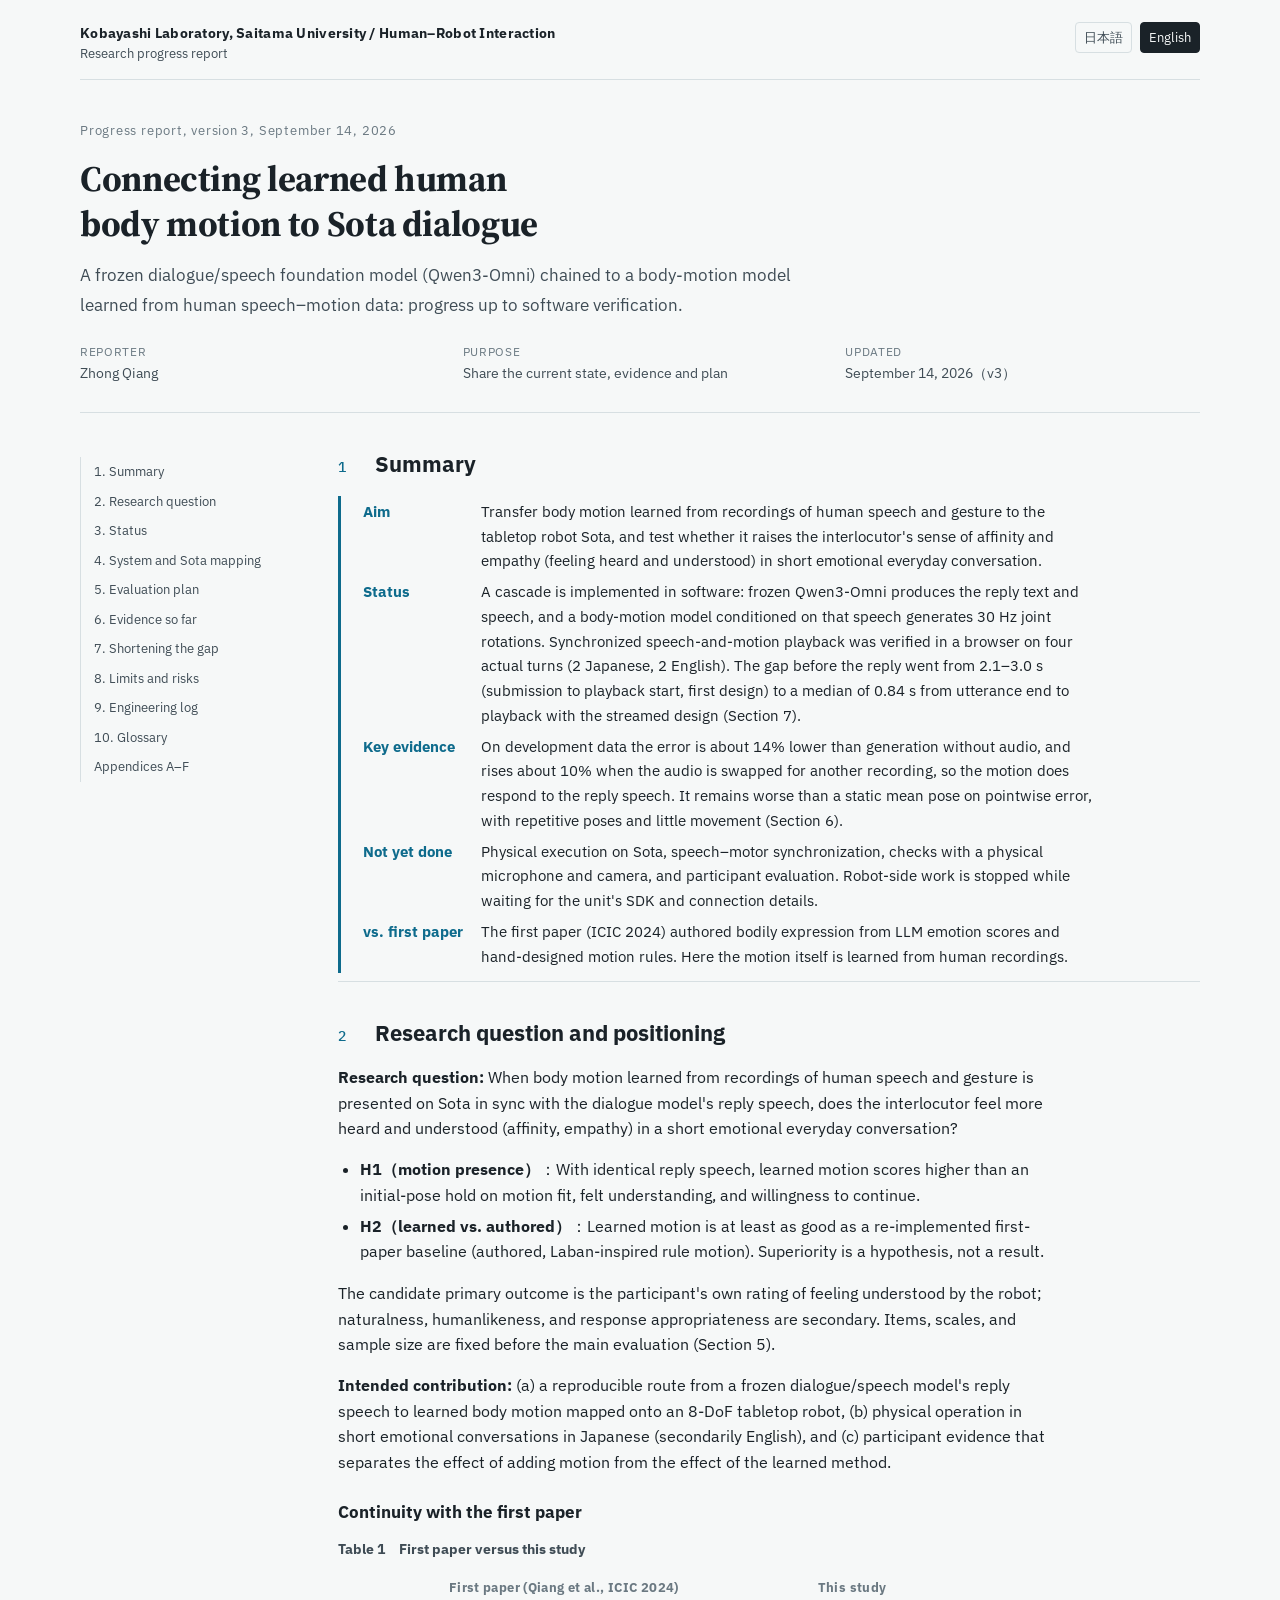
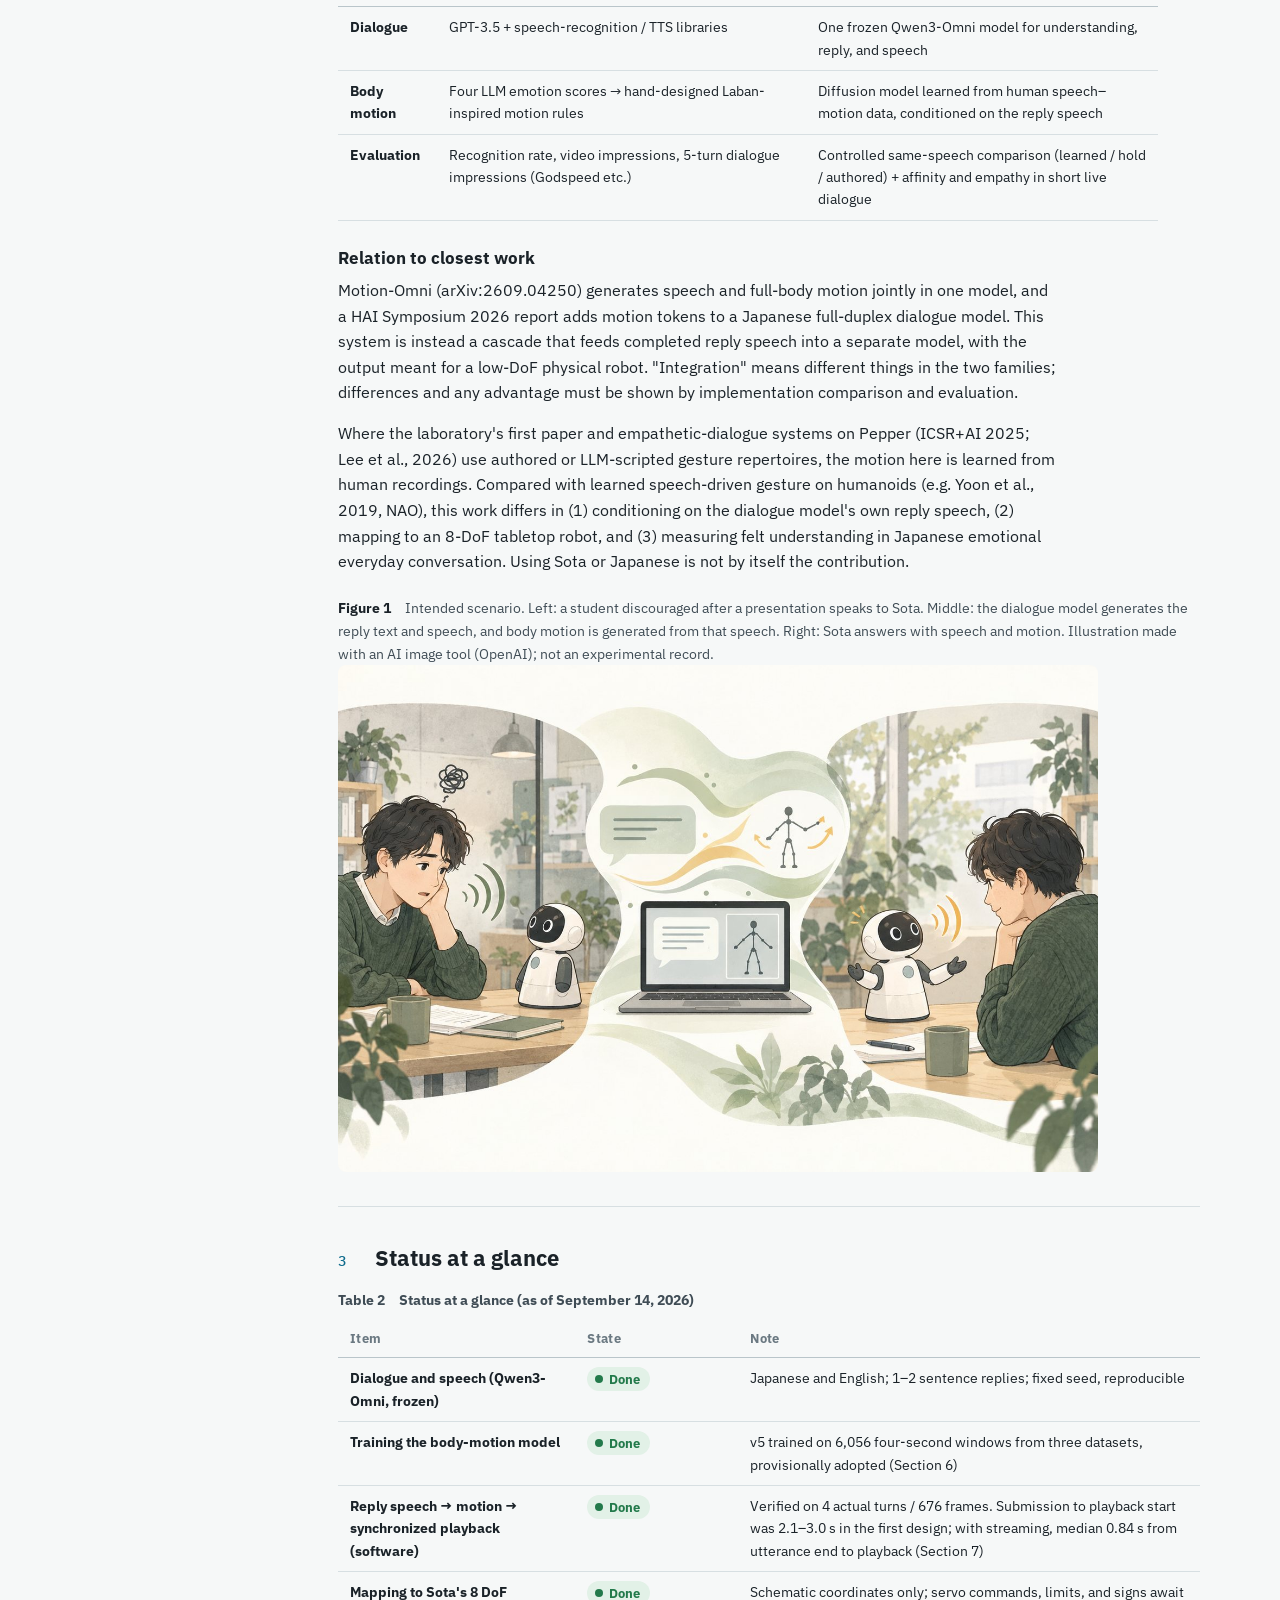
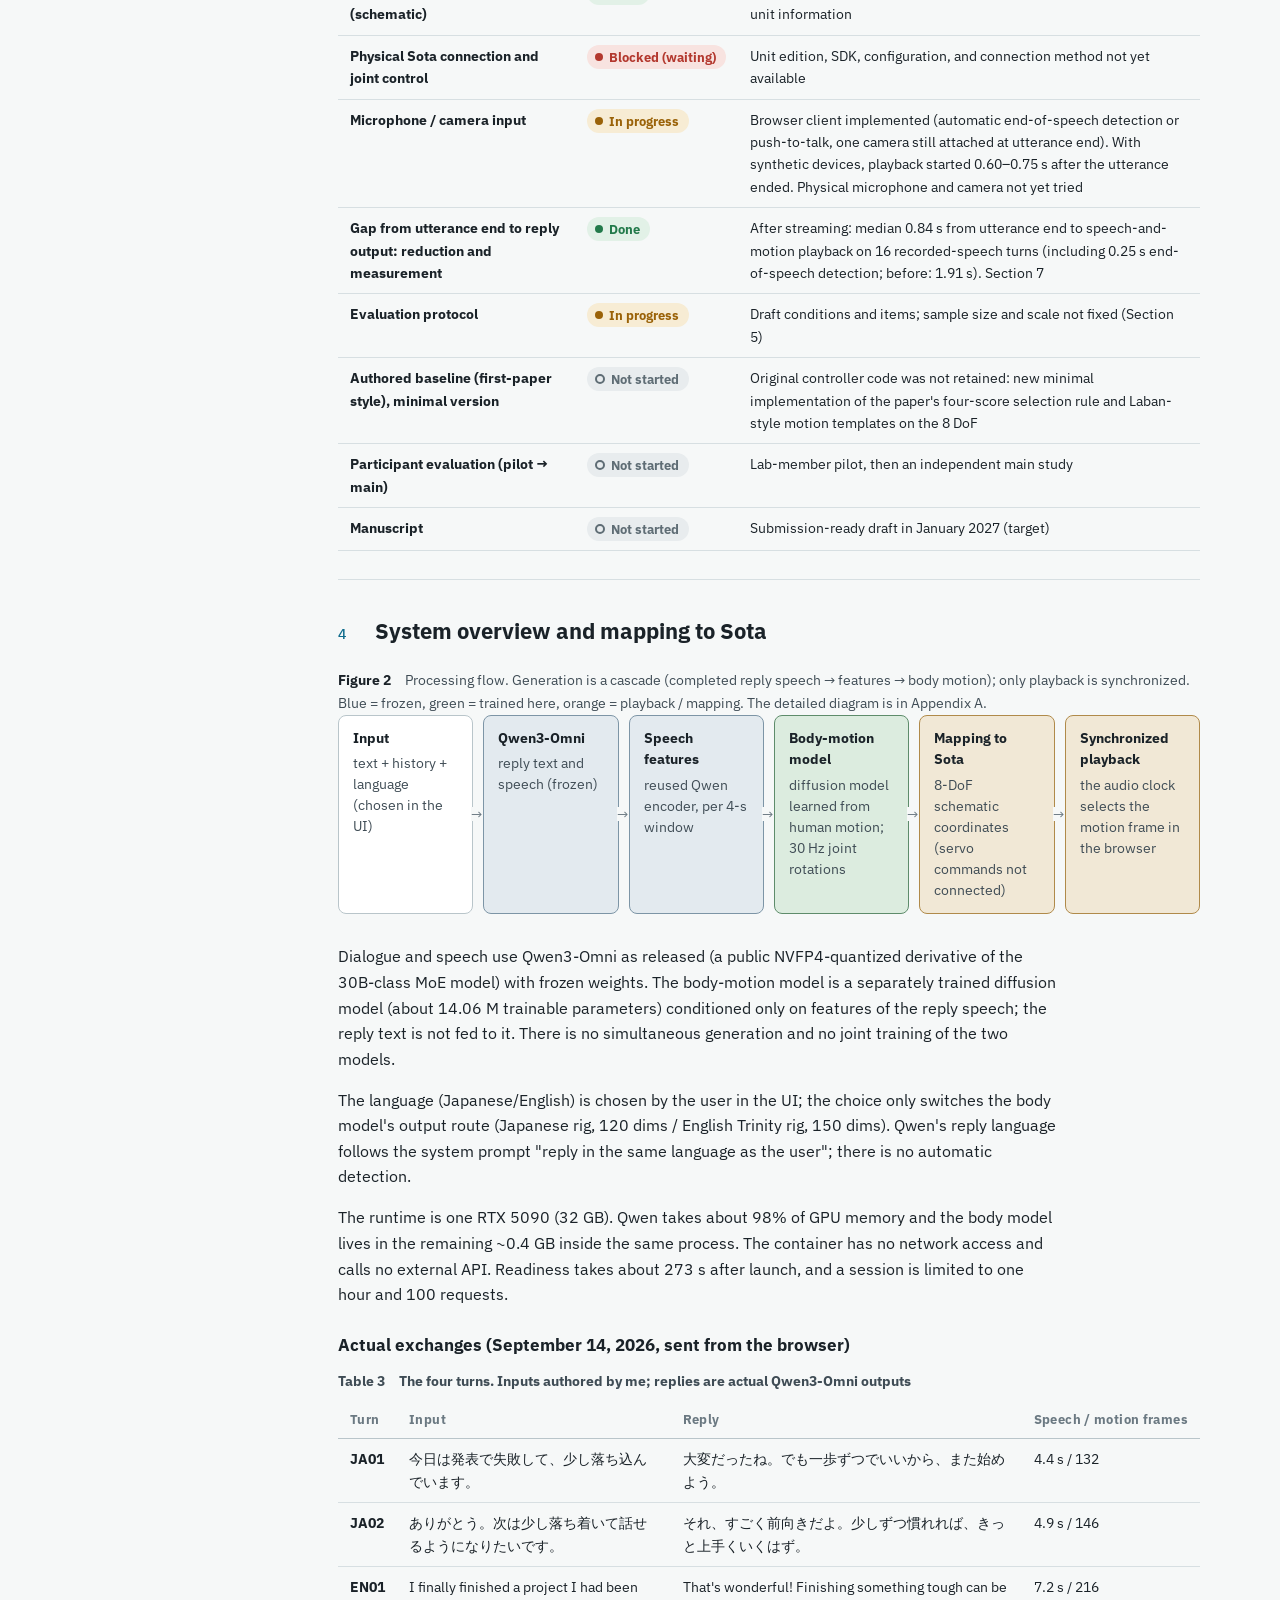
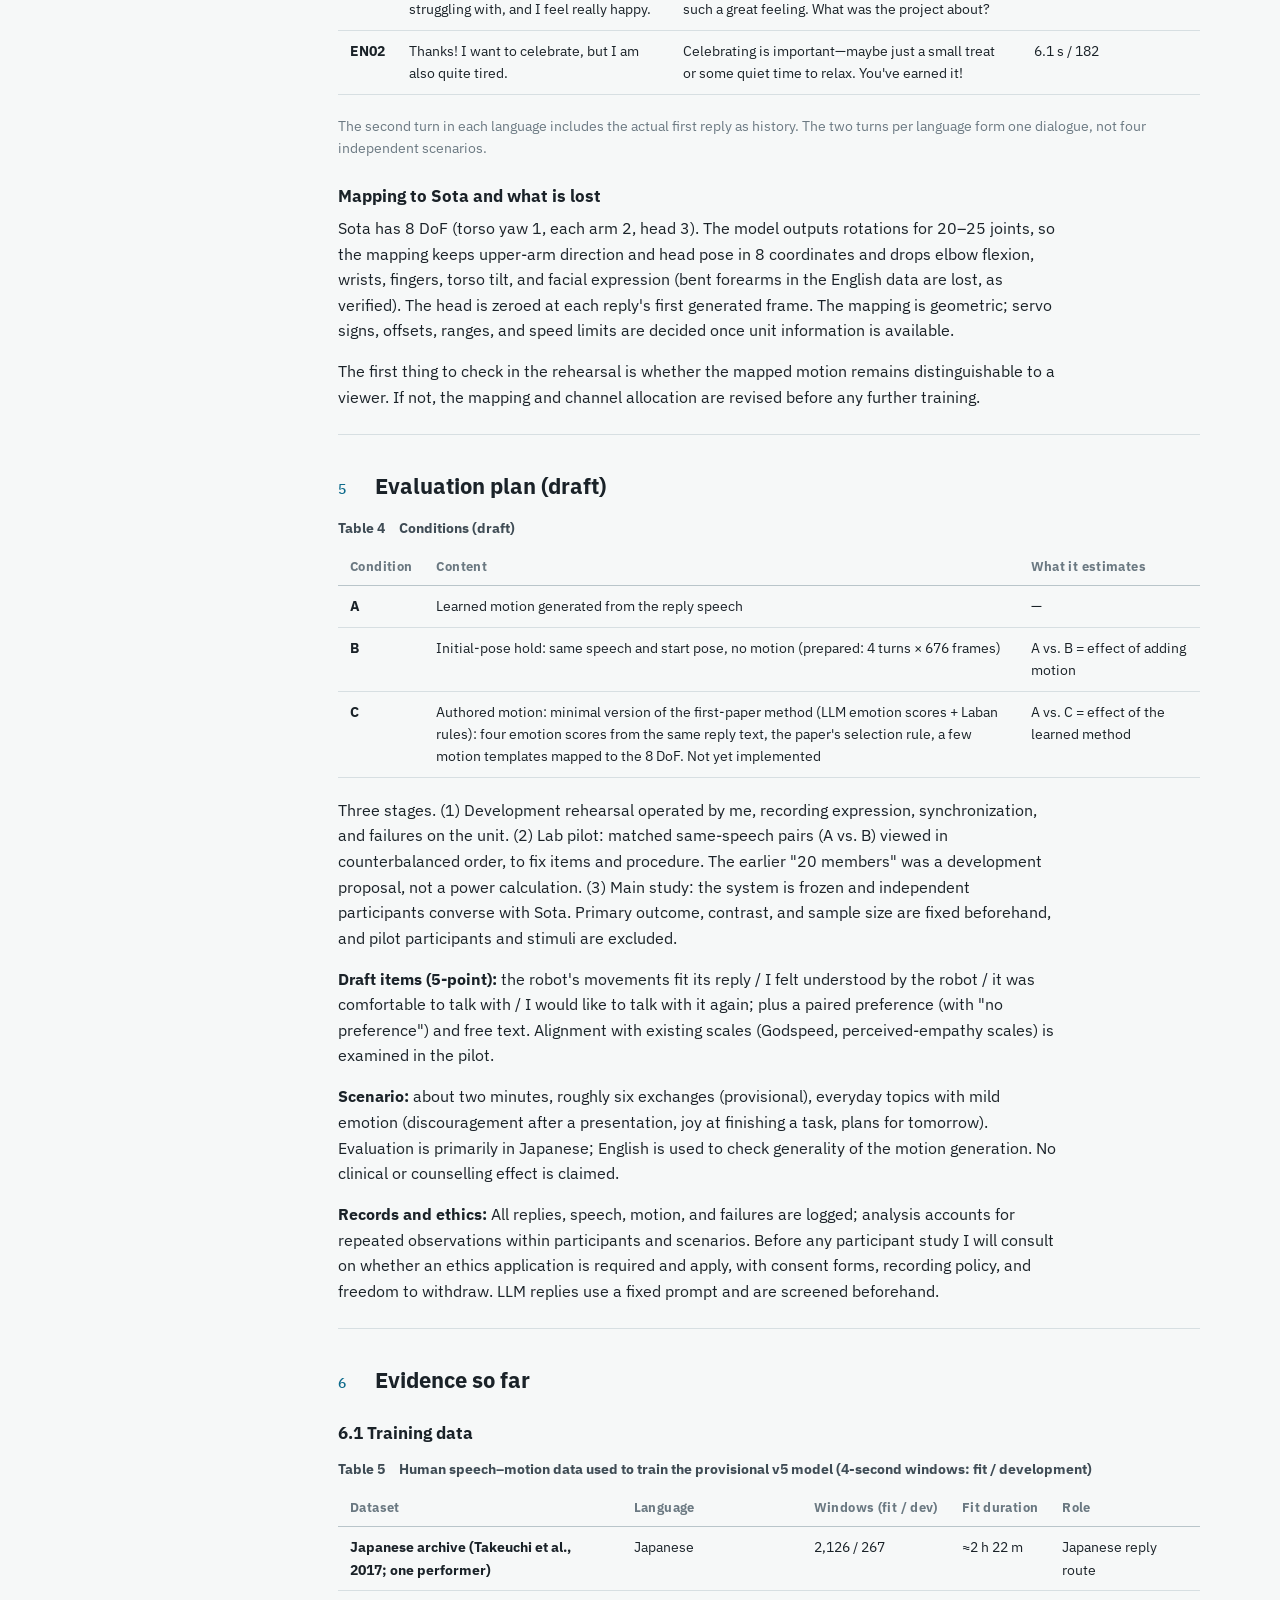
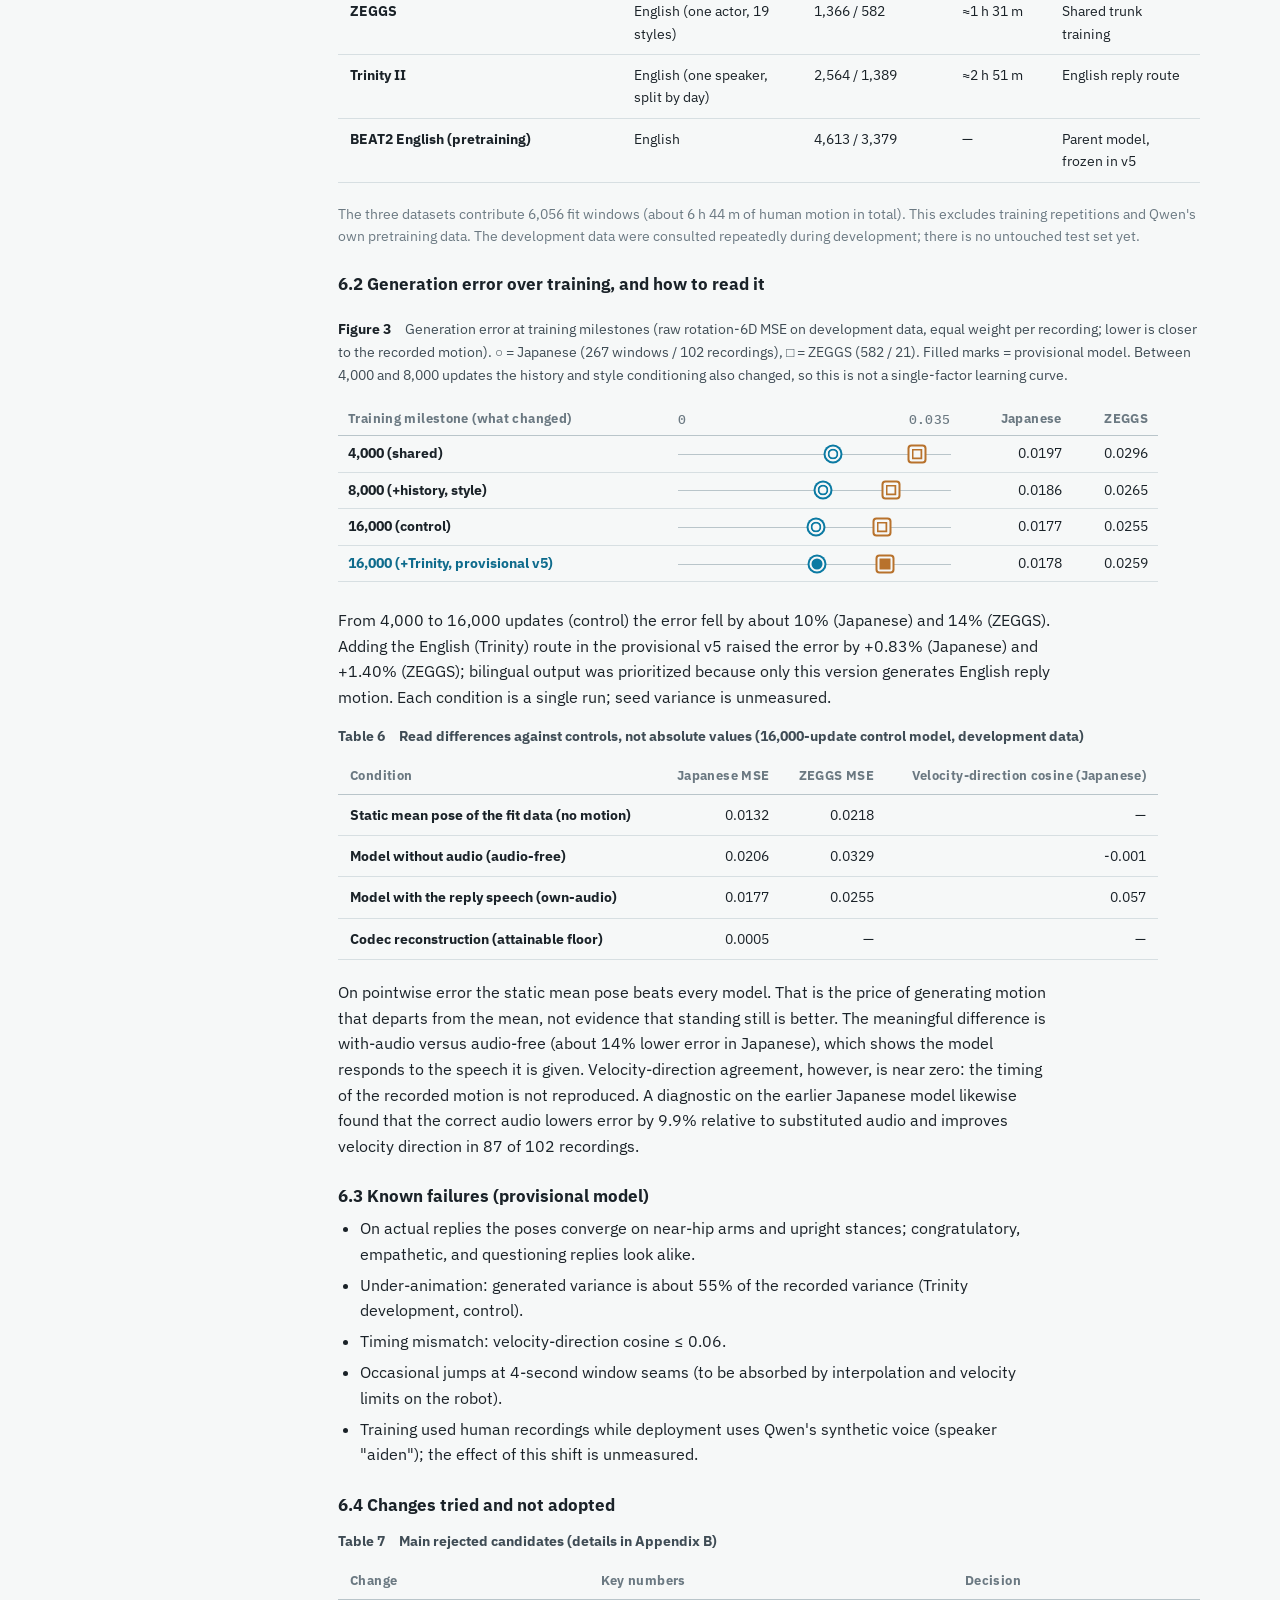
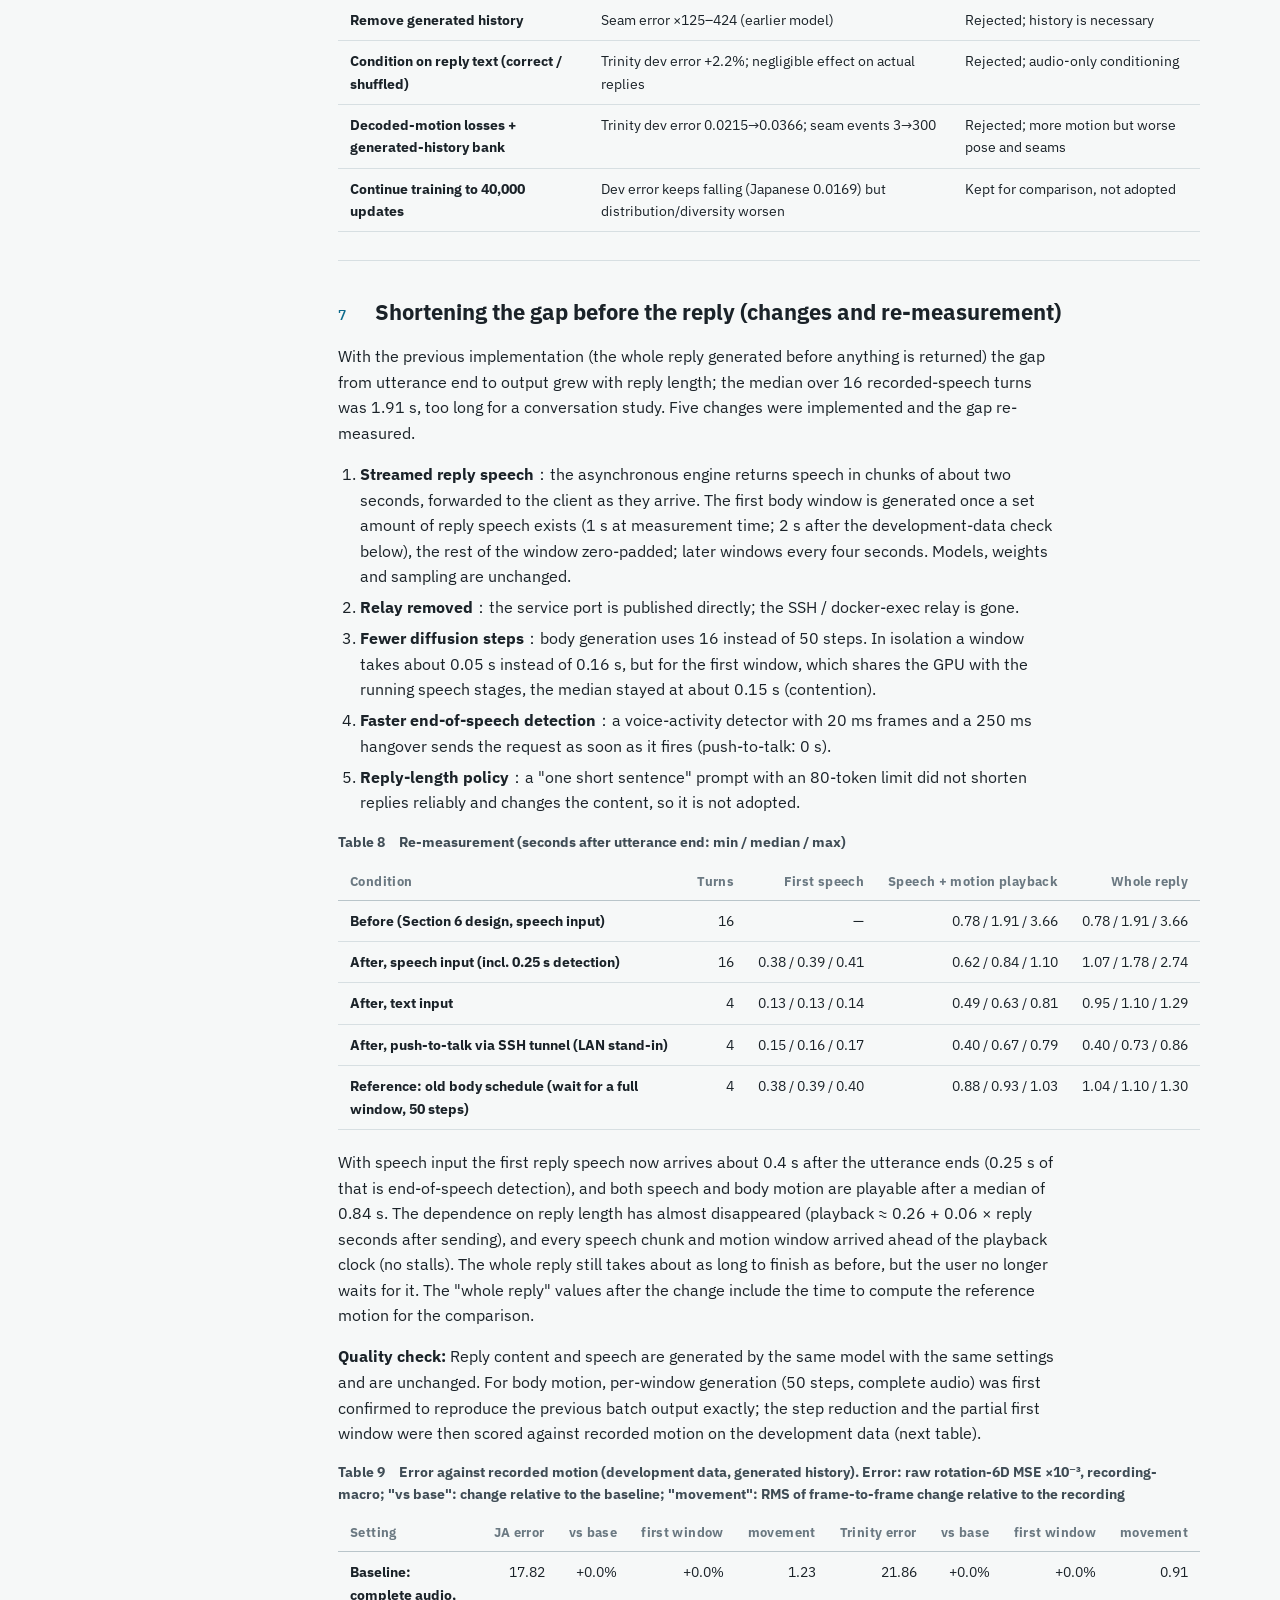
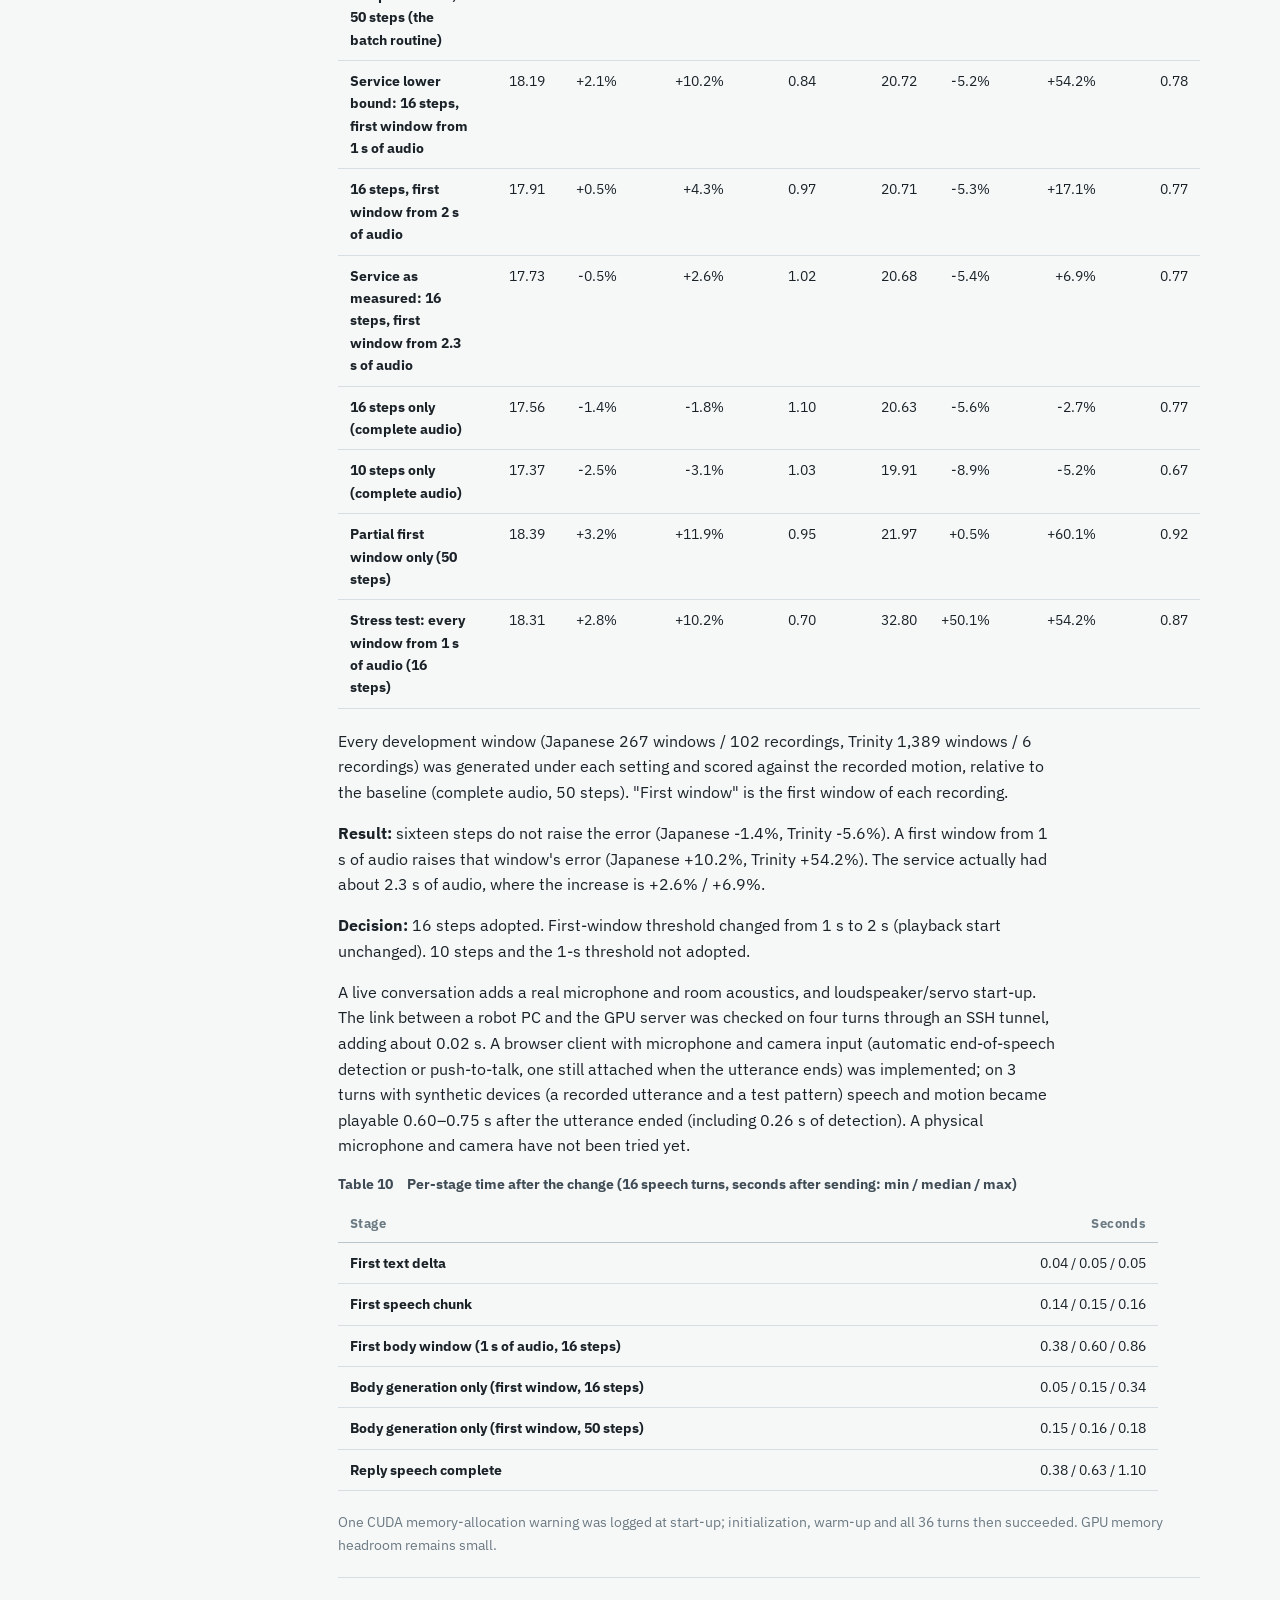
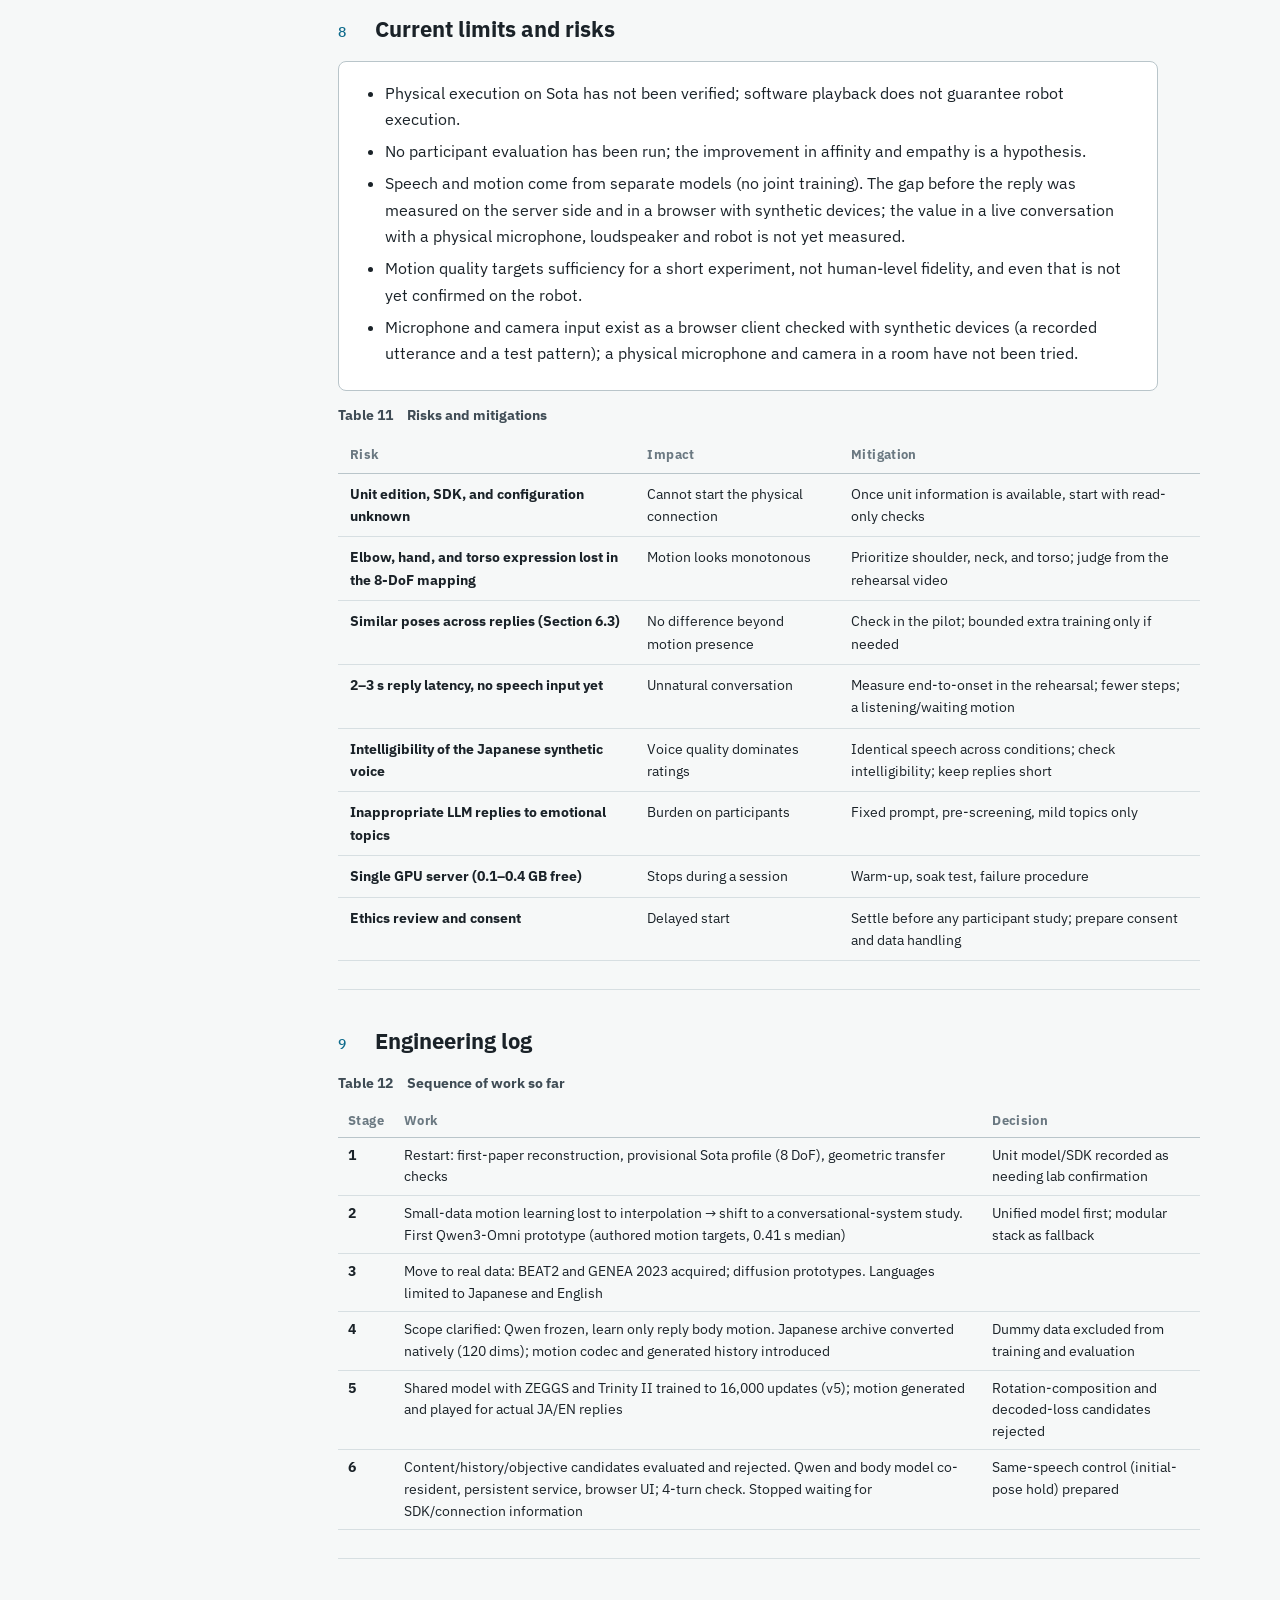
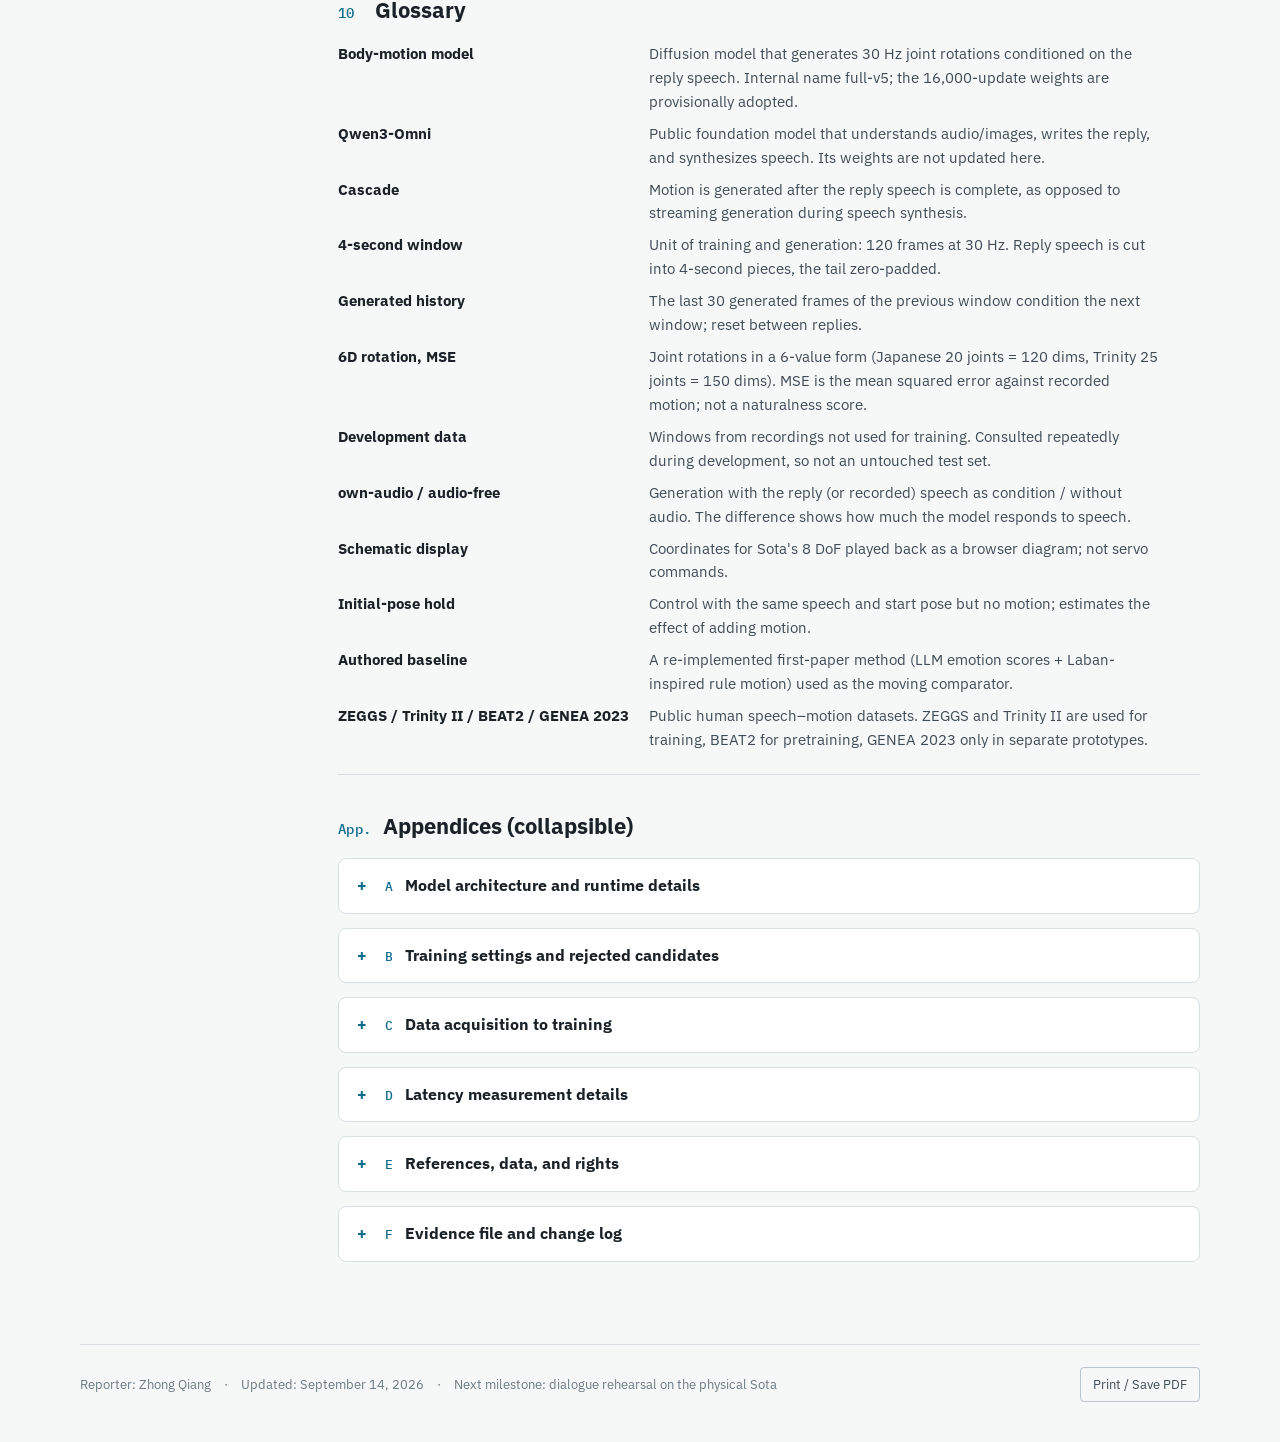
<file: en.html>
<!doctype html>
<html lang="en"><head><meta charset="utf-8"><meta name="viewport" content="width=device-width,initial-scale=1"><meta name="color-scheme" content="light dark">
<title>Progress report 2026-09-14 | Learned body motion for Sota dialogue</title>
<meta name="description" content="Progress report on generating 30 Hz body motion from frozen Qwen3-Omni reply speech with a body-motion model learned from human speech-gesture data. Software chain verified; physical Sota execution and participant evaluation not yet done.">
<meta property="og:title" content="Progress report 2026-09-14 | Learned body motion for Sota dialogue"><meta property="og:description" content="Progress report on generating 30 Hz body motion from frozen Qwen3-Omni reply speech with a body-motion model learned from human speech-gesture data. Software chain verified; physical Sota execution and participant evaluation not yet done."><meta property="og:type" content="article"><meta property="og:url" content="https://6475005.github.io/emotion-bridge-progress/en.html">
<link rel="preconnect" href="https://fonts.googleapis.com"><link rel="preconnect" href="https://fonts.gstatic.com" crossorigin><link rel="stylesheet" href="https://fonts.googleapis.com/css2?family=IBM+Plex+Sans:wght@400;500;600;700&family=Source+Serif+4:opsz,wght@8..60,700&family=IBM+Plex+Mono:wght@400;500&display=swap">
<link rel="stylesheet" href="style.css"><link rel="alternate" hreflang="ja" href="index.html"><link rel="alternate" hreflang="en" href="en.html"></head>
<body><a class="skip" href="#main">Skip to content</a>
<div class="page">
<header class="masthead"><div class="org"><b>Kobayashi Laboratory, Saitama University / Human–Robot Interaction</b>Research progress report</div><div class="language" aria-label="Language"><a lang="ja" href="index.html">日本語</a><a lang="en" href="en.html" aria-current="page">English</a></div></header>
<div class="report-head">
<p class="kicker">Progress report, version 3, September 14, 2026</p>
<h1>Connecting learned human body motion to Sota dialogue</h1>
<p class="subtitle">A frozen dialogue/speech foundation model (Qwen3-Omni) chained to a body-motion model learned from human speech–motion data: progress up to software verification.</p>
<div class="meta">
<div><span>Reporter</span>Zhong Qiang</div>
<div><span>Purpose</span>Share the current state, evidence and plan</div>
<div><span>Updated</span>September 14, 2026（v3）</div>
</div>
</div>
<div class="layout"><nav class="toc" aria-label="Contents"><ol><li><a href="#abstract">1. Summary</a></li><li><a href="#question">2. Research question</a></li><li><a href="#status">3. Status</a></li><li><a href="#system">4. System and Sota mapping</a></li><li><a href="#evaluation">5. Evaluation plan</a></li><li><a href="#evidence">6. Evidence so far</a></li><li><a href="#speed">7. Shortening the gap</a></li><li><a href="#limits">8. Limits and risks</a></li><li><a href="#log">9. Engineering log</a></li><li><a href="#glossary">10. Glossary</a></li><li><a href="#appendix">Appendices A–F</a></li></ol></nav><main id="main" class="doc"><section id="abstract" class="doc-section"><h2><span class="num">1</span><span>Summary</span></h2>
<div class="abstract">
<dl>
<dt>Aim</dt><dd>Transfer body motion learned from recordings of human speech and gesture to the tabletop robot Sota, and test whether it raises the interlocutor's sense of affinity and empathy (feeling heard and understood) in short emotional everyday conversation.</dd>
<dt>Status</dt><dd>A cascade is implemented in software: frozen Qwen3-Omni produces the reply text and speech, and a body-motion model conditioned on that speech generates 30 Hz joint rotations. Synchronized speech-and-motion playback was verified in a browser on four actual turns (2 Japanese, 2 English). The gap before the reply went from 2.1–3.0 s (submission to playback start, first design) to a median of 0.84 s from utterance end to playback with the streamed design (Section 7).</dd>
<dt>Key evidence</dt><dd>On development data the error is about 14% lower than generation without audio, and rises about 10% when the audio is swapped for another recording, so the motion does respond to the reply speech. It remains worse than a static mean pose on pointwise error, with repetitive poses and little movement (Section 6).</dd>
<dt>Not yet done</dt><dd>Physical execution on Sota, speech–motor synchronization, checks with a physical microphone and camera, and participant evaluation. Robot-side work is stopped while waiting for the unit's SDK and connection details.</dd>
<dt>vs. first paper</dt><dd>The first paper (ICIC 2024) authored bodily expression from LLM emotion scores and hand-designed motion rules. Here the motion itself is learned from human recordings.</dd>
</dl>
</div>
<div class="toc-inline"><b>Contents</b><ol><li><a href="#abstract">1. Summary</a></li><li><a href="#question">2. Research question</a></li><li><a href="#status">3. Status</a></li><li><a href="#system">4. System and Sota mapping</a></li><li><a href="#evaluation">5. Evaluation plan</a></li><li><a href="#evidence">6. Evidence so far</a></li><li><a href="#speed">7. Shortening the gap</a></li><li><a href="#limits">8. Limits and risks</a></li><li><a href="#log">9. Engineering log</a></li><li><a href="#glossary">10. Glossary</a></li><li><a href="#appendix">Appendices A–F</a></li></ol></div></section><section id="question" class="doc-section"><h2><span class="num">2</span><span>Research question and positioning</span></h2>
<div class="prose">
<p class="lede"><b>Research question: </b>When body motion learned from recordings of human speech and gesture is presented on Sota in sync with the dialogue model's reply speech, does the interlocutor feel more heard and understood (affinity, empathy) in a short emotional everyday conversation?</p>
<ul>
<li><b>H1（motion presence）</b>：With identical reply speech, learned motion scores higher than an initial-pose hold on motion fit, felt understanding, and willingness to continue.</li>
<li><b>H2（learned vs. authored）</b>：Learned motion is at least as good as a re-implemented first-paper baseline (authored, Laban-inspired rule motion). Superiority is a hypothesis, not a result.</li>
</ul>
<p>The candidate primary outcome is the participant's own rating of feeling understood by the robot; naturalness, humanlikeness, and response appropriateness are secondary. Items, scales, and sample size are fixed before the main evaluation (Section 5).</p>
<p><b>Intended contribution: </b>(a) a reproducible route from a frozen dialogue/speech model's reply speech to learned body motion mapped onto an 8-DoF tabletop robot, (b) physical operation in short emotional conversations in Japanese (secondarily English), and (c) participant evidence that separates the effect of adding motion from the effect of the learned method.</p>
</div>
<h3>Continuity with the first paper</h3>
<div class="table-wrap narrow"><table class=""><caption>Table 1　First paper versus this study</caption><thead><tr><th scope="col"></th><th scope="col">First paper (Qiang et al., ICIC 2024)</th><th scope="col">This study</th></tr></thead><tbody><tr><th scope="row">Dialogue</th><td>GPT-3.5 + speech-recognition / TTS libraries</td><td>One frozen Qwen3-Omni model for understanding, reply, and speech</td></tr><tr><th scope="row">Body motion</th><td>Four LLM emotion scores → hand-designed Laban-inspired motion rules</td><td>Diffusion model learned from human speech–motion data, conditioned on the reply speech</td></tr><tr><th scope="row">Evaluation</th><td>Recognition rate, video impressions, 5-turn dialogue impressions (Godspeed etc.)</td><td>Controlled same-speech comparison (learned / hold / authored) + affinity and empathy in short live dialogue</td></tr></tbody></table></div>
<h3>Relation to closest work</h3>
<div class="prose">
<p>Motion-Omni (arXiv:2609.04250) generates speech and full-body motion jointly in one model, and a HAI Symposium 2026 report adds motion tokens to a Japanese full-duplex dialogue model. This system is instead a cascade that feeds completed reply speech into a separate model, with the output meant for a low-DoF physical robot. "Integration" means different things in the two families; differences and any advantage must be shown by implementation comparison and evaluation.</p>
<p>Where the laboratory's first paper and empathetic-dialogue systems on Pepper (ICSR+AI 2025; Lee et al., 2026) use authored or LLM-scripted gesture repertoires, the motion here is learned from human recordings. Compared with learned speech-driven gesture on humanoids (e.g. Yoon et al., 2019, NAO), this work differs in (1) conditioning on the dialogue model's own reply speech, (2) mapping to an 8-DoF tabletop robot, and (3) measuring felt understanding in Japanese emotional everyday conversation. Using Sota or Japanese is not by itself the contribution.</p>
</div>
<figure class="figure plain"><figcaption><b>Figure 1</b>　Intended scenario. Left: a student discouraged after a presentation speaks to Sota. Middle: the dialogue model generates the reply text and speech, and body motion is generated from that speech. Right: Sota answers with speech and motion. Illustration made with an AI image tool (OpenAI); not an experimental record.</figcaption><div class="scene"><img src="scenario.jpg" width="1400" height="933" alt="Illustration: a discouraged student speaks to Sota, a computer generates the reply text, speech and body motion, and Sota answers with speech and gesture"></div></figure></section><section id="status" class="doc-section"><h2><span class="num">3</span><span>Status at a glance</span></h2><div class="table-wrap"><table class="status"><caption>Table 2　Status at a glance (as of September 14, 2026)</caption><thead><tr><th scope="col">Item</th><th scope="col">State</th><th scope="col">Note</th></tr></thead><tbody><tr><th scope="row">Dialogue and speech (Qwen3-Omni, frozen)</th><td><span class="pill done">Done</span></td><td>Japanese and English; 1–2 sentence replies; fixed seed, reproducible</td></tr><tr><th scope="row">Training the body-motion model</th><td><span class="pill done">Done</span></td><td>v5 trained on 6,056 four-second windows from three datasets, provisionally adopted (Section 6)</td></tr><tr><th scope="row">Reply speech → motion → synchronized playback (software)</th><td><span class="pill done">Done</span></td><td>Verified on 4 actual turns / 676 frames. Submission to playback start was 2.1–3.0 s in the first design; with streaming, median 0.84 s from utterance end to playback (Section 7)</td></tr><tr><th scope="row">Mapping to Sota's 8 DoF (schematic)</th><td><span class="pill done">Done</span></td><td>Schematic coordinates only; servo commands, limits, and signs await unit information</td></tr><tr><th scope="row">Physical Sota connection and joint control</th><td><span class="pill blocked">Blocked (waiting)</span></td><td>Unit edition, SDK, configuration, and connection method not yet available</td></tr><tr><th scope="row">Microphone / camera input</th><td><span class="pill progress">In progress</span></td><td>Browser client implemented (automatic end-of-speech detection or push-to-talk, one camera still attached at utterance end). With synthetic devices, playback started 0.60–0.75 s after the utterance ended. Physical microphone and camera not yet tried</td></tr><tr><th scope="row">Gap from utterance end to reply output: reduction and measurement</th><td><span class="pill done">Done</span></td><td>After streaming: median 0.84 s from utterance end to speech-and-motion playback on 16 recorded-speech turns (including 0.25 s end-of-speech detection; before: 1.91 s). Section 7</td></tr><tr><th scope="row">Evaluation protocol</th><td><span class="pill progress">In progress</span></td><td>Draft conditions and items; sample size and scale not fixed (Section 5)</td></tr><tr><th scope="row">Authored baseline (first-paper style), minimal version</th><td><span class="pill planned">Not started</span></td><td>Original controller code was not retained: new minimal implementation of the paper's four-score selection rule and Laban-style motion templates on the 8 DoF</td></tr><tr><th scope="row">Participant evaluation (pilot → main)</th><td><span class="pill planned">Not started</span></td><td>Lab-member pilot, then an independent main study</td></tr><tr><th scope="row">Manuscript</th><td><span class="pill planned">Not started</span></td><td>Submission-ready draft in January 2027 (target)</td></tr></tbody></table></div></section><section id="system" class="doc-section"><h2><span class="num">4</span><span>System overview and mapping to Sota</span></h2>
<figure class="figure plain"><figcaption><b>Figure 2</b>　Processing flow. Generation is a cascade (completed reply speech → features → body motion); only playback is synchronized. Blue = frozen, green = trained here, orange = playback / mapping. The detailed diagram is in Appendix A.</figcaption><ol class="flow"><li class="plain"><b>Input</b><span>text + history + language (chosen in the UI)</span></li><li class="frozen"><b>Qwen3-Omni</b><span>reply text and speech (frozen)</span></li><li class="frozen"><b>Speech features</b><span>reused Qwen encoder, per 4-s window</span></li><li class="learned"><b>Body-motion model</b><span>diffusion model learned from human motion; 30 Hz joint rotations</span></li><li class="play"><b>Mapping to Sota</b><span>8-DoF schematic coordinates (servo commands not connected)</span></li><li class="play"><b>Synchronized playback</b><span>the audio clock selects the motion frame in the browser</span></li></ol></figure>
<div class="prose">
<p>Dialogue and speech use Qwen3-Omni as released (a public NVFP4-quantized derivative of the 30B-class MoE model) with frozen weights. The body-motion model is a separately trained diffusion model (about 14.06 M trainable parameters) conditioned only on features of the reply speech; the reply text is not fed to it. There is no simultaneous generation and no joint training of the two models.</p>
<p>The language (Japanese/English) is chosen by the user in the UI; the choice only switches the body model's output route (Japanese rig, 120 dims / English Trinity rig, 150 dims). Qwen's reply language follows the system prompt "reply in the same language as the user"; there is no automatic detection.</p>
<p>The runtime is one RTX 5090 (32 GB). Qwen takes about 98% of GPU memory and the body model lives in the remaining ~0.4 GB inside the same process. The container has no network access and calls no external API. Readiness takes about 273 s after launch, and a session is limited to one hour and 100 requests.</p>
</div>
<h3>Actual exchanges (September 14, 2026, sent from the browser)</h3>
<div class="table-wrap"><table class=""><caption>Table 3　The four turns. Inputs authored by me; replies are actual Qwen3-Omni outputs</caption><thead><tr><th scope="col">Turn</th><th scope="col">Input</th><th scope="col">Reply</th><th scope="col">Speech / motion frames</th></tr></thead><tbody><tr><th scope="row">JA01</th><td>今日は発表で失敗して、少し落ち込んでいます。</td><td>大変だったね。でも一歩ずつでいいから、また始めよう。</td><td>4.4 s / 132</td></tr><tr><th scope="row">JA02</th><td>ありがとう。次は少し落ち着いて話せるようになりたいです。</td><td>それ、すごく前向きだよ。少しずつ慣れれば、きっと上手くいくはず。</td><td>4.9 s / 146</td></tr><tr><th scope="row">EN01</th><td>I finally finished a project I had been struggling with, and I feel really happy.</td><td>That&#x27;s wonderful! Finishing something tough can be such a great feeling. What was the project about?</td><td>7.2 s / 216</td></tr><tr><th scope="row">EN02</th><td>Thanks! I want to celebrate, but I am also quite tired.</td><td>Celebrating is important—maybe just a small treat or some quiet time to relax. You&#x27;ve earned it!</td><td>6.1 s / 182</td></tr></tbody></table></div>
<p class="note">The second turn in each language includes the actual first reply as history. The two turns per language form one dialogue, not four independent scenarios.</p>
<h3>Mapping to Sota and what is lost</h3>
<div class="prose">
<p>Sota has 8 DoF (torso yaw 1, each arm 2, head 3). The model outputs rotations for 20–25 joints, so the mapping keeps upper-arm direction and head pose in 8 coordinates and drops elbow flexion, wrists, fingers, torso tilt, and facial expression (bent forearms in the English data are lost, as verified). The head is zeroed at each reply's first generated frame. The mapping is geometric; servo signs, offsets, ranges, and speed limits are decided once unit information is available.</p>
<p>The first thing to check in the rehearsal is whether the mapped motion remains distinguishable to a viewer. If not, the mapping and channel allocation are revised before any further training.</p>
</div></section><section id="evaluation" class="doc-section"><h2><span class="num">5</span><span>Evaluation plan (draft)</span></h2>
<div class="table-wrap"><table class=""><caption>Table 4　Conditions (draft)</caption><thead><tr><th scope="col">Condition</th><th scope="col">Content</th><th scope="col">What it estimates</th></tr></thead><tbody><tr><th scope="row">A</th><td>Learned motion generated from the reply speech</td><td>—</td></tr><tr><th scope="row">B</th><td>Initial-pose hold: same speech and start pose, no motion (prepared: 4 turns × 676 frames)</td><td>A vs. B = effect of adding motion</td></tr><tr><th scope="row">C</th><td>Authored motion: minimal version of the first-paper method (LLM emotion scores + Laban rules): four emotion scores from the same reply text, the paper's selection rule, a few motion templates mapped to the 8 DoF. Not yet implemented</td><td>A vs. C = effect of the learned method</td></tr></tbody></table></div>
<div class="prose">
<p>Three stages. (1) Development rehearsal operated by me, recording expression, synchronization, and failures on the unit. (2) Lab pilot: matched same-speech pairs (A vs. B) viewed in counterbalanced order, to fix items and procedure. The earlier "20 members" was a development proposal, not a power calculation. (3) Main study: the system is frozen and independent participants converse with Sota. Primary outcome, contrast, and sample size are fixed beforehand, and pilot participants and stimuli are excluded.</p>
<p><b>Draft items (5-point): </b>the robot's movements fit its reply / I felt understood by the robot / it was comfortable to talk with / I would like to talk with it again; plus a paired preference (with "no preference") and free text. Alignment with existing scales (Godspeed, perceived-empathy scales) is examined in the pilot.</p>
<p><b>Scenario: </b>about two minutes, roughly six exchanges (provisional), everyday topics with mild emotion (discouragement after a presentation, joy at finishing a task, plans for tomorrow). Evaluation is primarily in Japanese; English is used to check generality of the motion generation. No clinical or counselling effect is claimed.</p>
<p><b>Records and ethics: </b>All replies, speech, motion, and failures are logged; analysis accounts for repeated observations within participants and scenarios. Before any participant study I will consult on whether an ethics application is required and apply, with consent forms, recording policy, and freedom to withdraw. LLM replies use a fixed prompt and are screened beforehand.</p>
</div></section><section id="evidence" class="doc-section"><h2><span class="num">6</span><span>Evidence so far</span></h2>
<h3>6.1 Training data</h3>
<div class="table-wrap"><table class=""><caption>Table 5　Human speech–motion data used to train the provisional v5 model (4-second windows: fit / development)</caption><thead><tr><th scope="col">Dataset</th><th scope="col">Language</th><th scope="col">Windows (fit / dev)</th><th scope="col">Fit duration</th><th scope="col">Role</th></tr></thead><tbody><tr><th scope="row">Japanese archive (Takeuchi et al., 2017; one performer)</th><td>Japanese</td><td>2,126 / 267</td><td>≈2 h 22 m</td><td>Japanese reply route</td></tr><tr><th scope="row">ZEGGS</th><td>English (one actor, 19 styles)</td><td>1,366 / 582</td><td>≈1 h 31 m</td><td>Shared trunk training</td></tr><tr><th scope="row">Trinity II</th><td>English (one speaker, split by day)</td><td>2,564 / 1,389</td><td>≈2 h 51 m</td><td>English reply route</td></tr><tr><th scope="row">BEAT2 English (pretraining)</th><td>English</td><td>4,613 / 3,379</td><td>—</td><td>Parent model, frozen in v5</td></tr></tbody></table></div>
<p class="note">The three datasets contribute 6,056 fit windows (about 6 h 44 m of human motion in total). This excludes training repetitions and Qwen's own pretraining data. The development data were consulted repeatedly during development; there is no untouched test set yet.</p>
<h3>6.2 Generation error over training, and how to read it</h3>
<figure class="figure plain"><figcaption><b>Figure 3</b>　Generation error at training milestones (raw rotation-6D MSE on development data, equal weight per recording; lower is closer to the recorded motion). ○ = Japanese (267 windows / 102 recordings), □ = ZEGGS (582 / 21). Filled marks = provisional model. Between 4,000 and 8,000 updates the history and style conditioning also changed, so this is not a single-factor learning curve.</figcaption><div class="table-wrap narrow"><table class="dotchart compact"><thead><tr><th scope="col">Training milestone (what changed)</th><th scope="col" class="track-head"><span>0</span><span>0.035</span></th><th scope="col" class="num">Japanese</th><th scope="col" class="num">ZEGGS</th></tr></thead><tbody><tr><th scope="row">4,000 (shared)</th><td class="track"><span class="dot ja" style="left:56.2%" title="Japanese 0.0197"></span><span class="dot zg" style="left:84.5%" title="ZEGGS 0.0296"></span></td><td class="num">0.0197</td><td class="num">0.0296</td></tr><tr><th scope="row">8,000 (+history, style)</th><td class="track"><span class="dot ja" style="left:53.1%" title="Japanese 0.0186"></span><span class="dot zg" style="left:75.9%" title="ZEGGS 0.0265"></span></td><td class="num">0.0186</td><td class="num">0.0265</td></tr><tr><th scope="row">16,000 (control)</th><td class="track"><span class="dot ja" style="left:50.6%" title="Japanese 0.0177"></span><span class="dot zg" style="left:73.0%" title="ZEGGS 0.0255"></span></td><td class="num">0.0177</td><td class="num">0.0255</td></tr><tr class="adopted"><th scope="row">16,000 (+Trinity, provisional v5)</th><td class="track"><span class="dot ja" style="left:51.0%" title="Japanese 0.0178"></span><span class="dot zg" style="left:74.0%" title="ZEGGS 0.0259"></span></td><td class="num">0.0178</td><td class="num">0.0259</td></tr></tbody></table></div></figure>
<div class="prose">
<p>From 4,000 to 16,000 updates (control) the error fell by about 10% (Japanese) and 14% (ZEGGS). Adding the English (Trinity) route in the provisional v5 raised the error by +0.83% (Japanese) and +1.40% (ZEGGS); bilingual output was prioritized because only this version generates English reply motion. Each condition is a single run; seed variance is unmeasured.</p>
</div>
<div class="table-wrap narrow"><table class=""><caption>Table 6　Read differences against controls, not absolute values (16,000-update control model, development data)</caption><thead><tr><th scope="col">Condition</th><th scope="col" class=num>Japanese MSE</th><th scope="col" class=num>ZEGGS MSE</th><th scope="col" class=num>Velocity-direction cosine (Japanese)</th></tr></thead><tbody><tr><th scope="row">Static mean pose of the fit data (no motion)</th><td class=num>0.0132</td><td class=num>0.0218</td><td class=num>—</td></tr><tr><th scope="row">Model without audio (audio-free)</th><td class=num>0.0206</td><td class=num>0.0329</td><td class=num>-0.001</td></tr><tr><th scope="row">Model with the reply speech (own-audio)</th><td class=num>0.0177</td><td class=num>0.0255</td><td class=num>0.057</td></tr><tr><th scope="row">Codec reconstruction (attainable floor)</th><td class=num>0.0005</td><td class=num>—</td><td class=num>—</td></tr></tbody></table></div>
<div class="prose">
<p>On pointwise error the static mean pose beats every model. That is the price of generating motion that departs from the mean, not evidence that standing still is better. The meaningful difference is with-audio versus audio-free (about 14% lower error in Japanese), which shows the model responds to the speech it is given. Velocity-direction agreement, however, is near zero: the timing of the recorded motion is not reproduced. A diagnostic on the earlier Japanese model likewise found that the correct audio lowers error by 9.9% relative to substituted audio and improves velocity direction in 87 of 102 recordings.</p>
</div>
<h3>6.3 Known failures (provisional model)</h3>
<div class="prose"><ul>
<li>On actual replies the poses converge on near-hip arms and upright stances; congratulatory, empathetic, and questioning replies look alike.</li>
<li>Under-animation: generated variance is about 55% of the recorded variance (Trinity development, control).</li>
<li>Timing mismatch: velocity-direction cosine ≤ 0.06.</li>
<li>Occasional jumps at 4-second window seams (to be absorbed by interpolation and velocity limits on the robot).</li>
<li>Training used human recordings while deployment uses Qwen's synthetic voice (speaker "aiden"); the effect of this shift is unmeasured.</li>
</ul></div>
<h3>6.4 Changes tried and not adopted</h3>
<div class="table-wrap"><table class=""><caption>Table 7　Main rejected candidates (details in Appendix B)</caption><thead><tr><th scope="col">Change</th><th scope="col">Key numbers</th><th scope="col">Decision</th></tr></thead><tbody><tr><th scope="row">Remove generated history</th><td>Seam error ×125–424 (earlier model)</td><td>Rejected; history is necessary</td></tr><tr><th scope="row">Condition on reply text (correct / shuffled)</th><td>Trinity dev error +2.2%; negligible effect on actual replies</td><td>Rejected; audio-only conditioning</td></tr><tr><th scope="row">Decoded-motion losses + generated-history bank</th><td>Trinity dev error 0.0215→0.0366; seam events 3→300</td><td>Rejected; more motion but worse pose and seams</td></tr><tr><th scope="row">Continue training to 40,000 updates</th><td>Dev error keeps falling (Japanese 0.0169) but distribution/diversity worsen</td><td>Kept for comparison, not adopted</td></tr></tbody></table></div></section><section id="speed" class="doc-section"><h2><span class="num">7</span><span>Shortening the gap before the reply (changes and re-measurement)</span></h2><div class="prose"><p class="lede">With the previous implementation (the whole reply generated before anything is returned) the gap from utterance end to output grew with reply length; the median over 16 recorded-speech turns was 1.91 s, too long for a conversation study. Five changes were implemented and the gap re-measured.</p><ol><li><b>Streamed reply speech</b>：the asynchronous engine returns speech in chunks of about two seconds, forwarded to the client as they arrive. The first body window is generated once a set amount of reply speech exists (1 s at measurement time; 2 s after the development-data check below), the rest of the window zero-padded; later windows every four seconds. Models, weights and sampling are unchanged.</li><li><b>Relay removed</b>：the service port is published directly; the SSH / docker-exec relay is gone.</li><li><b>Fewer diffusion steps</b>：body generation uses 16 instead of 50 steps. In isolation a window takes about 0.05 s instead of 0.16 s, but for the first window, which shares the GPU with the running speech stages, the median stayed at about 0.15 s (contention).</li><li><b>Faster end-of-speech detection</b>：a voice-activity detector with 20 ms frames and a 250 ms hangover sends the request as soon as it fires (push-to-talk: 0 s).</li><li><b>Reply-length policy</b>：a "one short sentence" prompt with an 80-token limit did not shorten replies reliably and changes the content, so it is not adopted.</li></ol></div><div class="table-wrap"><table class=""><caption>Table 8　Re-measurement (seconds after utterance end: min / median / max)</caption><thead><tr><th scope="col">Condition</th><th scope="col" class=num>Turns</th><th scope="col" class=num>First speech</th><th scope="col" class=num>Speech + motion playback</th><th scope="col" class=num>Whole reply</th></tr></thead><tbody><tr><th scope="row">Before (Section 6 design, speech input)</th><td class=num>16</td><td class=num>—</td><td class=num>0.78 / 1.91 / 3.66</td><td class=num>0.78 / 1.91 / 3.66</td></tr><tr><th scope="row">After, speech input (incl. 0.25 s detection)</th><td class=num>16</td><td class=num>0.38 / 0.39 / 0.41</td><td class=num>0.62 / 0.84 / 1.10</td><td class=num>1.07 / 1.78 / 2.74</td></tr><tr><th scope="row">After, text input</th><td class=num>4</td><td class=num>0.13 / 0.13 / 0.14</td><td class=num>0.49 / 0.63 / 0.81</td><td class=num>0.95 / 1.10 / 1.29</td></tr><tr><th scope="row">After, push-to-talk via SSH tunnel (LAN stand-in)</th><td class=num>4</td><td class=num>0.15 / 0.16 / 0.17</td><td class=num>0.40 / 0.67 / 0.79</td><td class=num>0.40 / 0.73 / 0.86</td></tr><tr><th scope="row">Reference: old body schedule (wait for a full window, 50 steps)</th><td class=num>4</td><td class=num>0.38 / 0.39 / 0.40</td><td class=num>0.88 / 0.93 / 1.03</td><td class=num>1.04 / 1.10 / 1.30</td></tr></tbody></table></div><div class="prose"><p>With speech input the first reply speech now arrives about 0.4 s after the utterance ends (0.25 s of that is end-of-speech detection), and both speech and body motion are playable after a median of 0.84 s. The dependence on reply length has almost disappeared (playback ≈ 0.26 + 0.06 × reply seconds after sending), and every speech chunk and motion window arrived ahead of the playback clock (no stalls). The whole reply still takes about as long to finish as before, but the user no longer waits for it. The "whole reply" values after the change include the time to compute the reference motion for the comparison.</p><p><b>Quality check: </b>Reply content and speech are generated by the same model with the same settings and are unchanged. For body motion, per-window generation (50 steps, complete audio) was first confirmed to reproduce the previous batch output exactly; the step reduction and the partial first window were then scored against recorded motion on the development data (next table).</p></div><div class="table-wrap"><table class=""><caption>Table 9　Error against recorded motion (development data, generated history). Error: raw rotation-6D MSE ×10⁻³, recording-macro; "vs base": change relative to the baseline; "movement": RMS of frame-to-frame change relative to the recording</caption><thead><tr><th scope="col">Setting</th><th scope="col" class=num>JA error</th><th scope="col" class=num>vs base</th><th scope="col" class=num>first window</th><th scope="col" class=num>movement</th><th scope="col" class=num>Trinity error</th><th scope="col" class=num>vs base</th><th scope="col" class=num>first window</th><th scope="col" class=num>movement</th></tr></thead><tbody><tr><th scope="row">Baseline: complete audio, 50 steps (the batch routine)</th><td class=num>17.82</td><td class=num>+0.0%</td><td class=num>+0.0%</td><td class=num>1.23</td><td class=num>21.86</td><td class=num>+0.0%</td><td class=num>+0.0%</td><td class=num>0.91</td></tr><tr><th scope="row">Service lower bound: 16 steps, first window from 1 s of audio</th><td class=num>18.19</td><td class=num>+2.1%</td><td class=num>+10.2%</td><td class=num>0.84</td><td class=num>20.72</td><td class=num>-5.2%</td><td class=num>+54.2%</td><td class=num>0.78</td></tr><tr><th scope="row">16 steps, first window from 2 s of audio</th><td class=num>17.91</td><td class=num>+0.5%</td><td class=num>+4.3%</td><td class=num>0.97</td><td class=num>20.71</td><td class=num>-5.3%</td><td class=num>+17.1%</td><td class=num>0.77</td></tr><tr><th scope="row">Service as measured: 16 steps, first window from 2.3 s of audio</th><td class=num>17.73</td><td class=num>-0.5%</td><td class=num>+2.6%</td><td class=num>1.02</td><td class=num>20.68</td><td class=num>-5.4%</td><td class=num>+6.9%</td><td class=num>0.77</td></tr><tr><th scope="row">16 steps only (complete audio)</th><td class=num>17.56</td><td class=num>-1.4%</td><td class=num>-1.8%</td><td class=num>1.10</td><td class=num>20.63</td><td class=num>-5.6%</td><td class=num>-2.7%</td><td class=num>0.77</td></tr><tr><th scope="row">10 steps only (complete audio)</th><td class=num>17.37</td><td class=num>-2.5%</td><td class=num>-3.1%</td><td class=num>1.03</td><td class=num>19.91</td><td class=num>-8.9%</td><td class=num>-5.2%</td><td class=num>0.67</td></tr><tr><th scope="row">Partial first window only (50 steps)</th><td class=num>18.39</td><td class=num>+3.2%</td><td class=num>+11.9%</td><td class=num>0.95</td><td class=num>21.97</td><td class=num>+0.5%</td><td class=num>+60.1%</td><td class=num>0.92</td></tr><tr><th scope="row">Stress test: every window from 1 s of audio (16 steps)</th><td class=num>18.31</td><td class=num>+2.8%</td><td class=num>+10.2%</td><td class=num>0.70</td><td class=num>32.80</td><td class=num>+50.1%</td><td class=num>+54.2%</td><td class=num>0.87</td></tr></tbody></table></div><div class="prose"><p>Every development window (Japanese 267 windows / 102 recordings, Trinity 1,389 windows / 6 recordings) was generated under each setting and scored against the recorded motion, relative to the baseline (complete audio, 50 steps). "First window" is the first window of each recording.</p><p><b>Result:</b> sixteen steps do not raise the error (Japanese -1.4%, Trinity -5.6%). A first window from 1 s of audio raises that window's error (Japanese +10.2%, Trinity +54.2%). The service actually had about 2.3 s of audio, where the increase is +2.6% / +6.9%.</p><p><b>Decision: </b>16 steps adopted. First-window threshold changed from 1 s to 2 s (playback start unchanged). 10 steps and the 1-s threshold not adopted.</p></div><div class="prose"><p>A live conversation adds a real microphone and room acoustics, and loudspeaker/servo start-up. The link between a robot PC and the GPU server was checked on four turns through an SSH tunnel, adding about 0.02 s. A browser client with microphone and camera input (automatic end-of-speech detection or push-to-talk, one still attached when the utterance ends) was implemented; on 3 turns with synthetic devices (a recorded utterance and a test pattern) speech and motion became playable 0.60–0.75 s after the utterance ended (including 0.26 s of detection). A physical microphone and camera have not been tried yet.</p></div><div class="table-wrap narrow"><table class=""><caption>Table 10　Per-stage time after the change (16 speech turns, seconds after sending: min / median / max)</caption><thead><tr><th scope="col">Stage</th><th scope="col" class=num>Seconds</th></tr></thead><tbody><tr><th scope="row">First text delta</th><td class=num>0.04 / 0.05 / 0.05</td></tr><tr><th scope="row">First speech chunk</th><td class=num>0.14 / 0.15 / 0.16</td></tr><tr><th scope="row">First body window (1 s of audio, 16 steps)</th><td class=num>0.38 / 0.60 / 0.86</td></tr><tr><th scope="row">Body generation only (first window, 16 steps)</th><td class=num>0.05 / 0.15 / 0.34</td></tr><tr><th scope="row">Body generation only (first window, 50 steps)</th><td class=num>0.15 / 0.16 / 0.18</td></tr><tr><th scope="row">Reply speech complete</th><td class=num>0.38 / 0.63 / 1.10</td></tr></tbody></table></div><p class="note">One CUDA memory-allocation warning was logged at start-up; initialization, warm-up and all 36 turns then succeeded. GPU memory headroom remains small.</p></section><section id="limits" class="doc-section"><h2><span class="num">8</span><span>Current limits and risks</span></h2>
<div class="limits"><ul>
<li>Physical execution on Sota has not been verified; software playback does not guarantee robot execution.</li>
<li>No participant evaluation has been run; the improvement in affinity and empathy is a hypothesis.</li>
<li>Speech and motion come from separate models (no joint training). The gap before the reply was measured on the server side and in a browser with synthetic devices; the value in a live conversation with a physical microphone, loudspeaker and robot is not yet measured.</li>
<li>Motion quality targets sufficiency for a short experiment, not human-level fidelity, and even that is not yet confirmed on the robot.</li>
<li>Microphone and camera input exist as a browser client checked with synthetic devices (a recorded utterance and a test pattern); a physical microphone and camera in a room have not been tried.</li>
</ul></div>
<div class="table-wrap"><table class=""><caption>Table 11　Risks and mitigations</caption><thead><tr><th scope="col">Risk</th><th scope="col">Impact</th><th scope="col">Mitigation</th></tr></thead><tbody><tr><th scope="row">Unit edition, SDK, and configuration unknown</th><td>Cannot start the physical connection</td><td>Once unit information is available, start with read-only checks</td></tr><tr><th scope="row">Elbow, hand, and torso expression lost in the 8-DoF mapping</th><td>Motion looks monotonous</td><td>Prioritize shoulder, neck, and torso; judge from the rehearsal video</td></tr><tr><th scope="row">Similar poses across replies (Section 6.3)</th><td>No difference beyond motion presence</td><td>Check in the pilot; bounded extra training only if needed</td></tr><tr><th scope="row">2–3 s reply latency, no speech input yet</th><td>Unnatural conversation</td><td>Measure end-to-onset in the rehearsal; fewer steps; a listening/waiting motion</td></tr><tr><th scope="row">Intelligibility of the Japanese synthetic voice</th><td>Voice quality dominates ratings</td><td>Identical speech across conditions; check intelligibility; keep replies short</td></tr><tr><th scope="row">Inappropriate LLM replies to emotional topics</th><td>Burden on participants</td><td>Fixed prompt, pre-screening, mild topics only</td></tr><tr><th scope="row">Single GPU server (0.1–0.4 GB free)</th><td>Stops during a session</td><td>Warm-up, soak test, failure procedure</td></tr><tr><th scope="row">Ethics review and consent</th><td>Delayed start</td><td>Settle before any participant study; prepare consent and data handling</td></tr></tbody></table></div></section><section id="log" class="doc-section"><h2><span class="num">9</span><span>Engineering log</span></h2><div class="table-wrap"><table class="compact"><caption>Table 12　Sequence of work so far</caption><thead><tr><th scope="col">Stage</th><th scope="col">Work</th><th scope="col">Decision</th></tr></thead><tbody><tr><th scope="row">1</th><td>Restart: first-paper reconstruction, provisional Sota profile (8 DoF), geometric transfer checks</td><td>Unit model/SDK recorded as needing lab confirmation</td></tr><tr><th scope="row">2</th><td>Small-data motion learning lost to interpolation → shift to a conversational-system study. First Qwen3-Omni prototype (authored motion targets, 0.41 s median)</td><td>Unified model first; modular stack as fallback</td></tr><tr><th scope="row">3</th><td>Move to real data: BEAT2 and GENEA 2023 acquired; diffusion prototypes. Languages limited to Japanese and English</td><td></td></tr><tr><th scope="row">4</th><td>Scope clarified: Qwen frozen, learn only reply body motion. Japanese archive converted natively (120 dims); motion codec and generated history introduced</td><td>Dummy data excluded from training and evaluation</td></tr><tr><th scope="row">5</th><td>Shared model with ZEGGS and Trinity II trained to 16,000 updates (v5); motion generated and played for actual JA/EN replies</td><td>Rotation-composition and decoded-loss candidates rejected</td></tr><tr><th scope="row">6</th><td>Content/history/objective candidates evaluated and rejected. Qwen and body model co-resident, persistent service, browser UI; 4-turn check. Stopped waiting for SDK/connection information</td><td>Same-speech control (initial-pose hold) prepared</td></tr></tbody></table></div></section><section id="glossary" class="doc-section"><h2><span class="num">10</span><span>Glossary</span></h2><dl class="glossary"><dt>Body-motion model</dt><dd>Diffusion model that generates 30 Hz joint rotations conditioned on the reply speech. Internal name full-v5; the 16,000-update weights are provisionally adopted.</dd><dt>Qwen3-Omni</dt><dd>Public foundation model that understands audio/images, writes the reply, and synthesizes speech. Its weights are not updated here.</dd><dt>Cascade</dt><dd>Motion is generated after the reply speech is complete, as opposed to streaming generation during speech synthesis.</dd><dt>4-second window</dt><dd>Unit of training and generation: 120 frames at 30 Hz. Reply speech is cut into 4-second pieces, the tail zero-padded.</dd><dt>Generated history</dt><dd>The last 30 generated frames of the previous window condition the next window; reset between replies.</dd><dt>6D rotation, MSE</dt><dd>Joint rotations in a 6-value form (Japanese 20 joints = 120 dims, Trinity 25 joints = 150 dims). MSE is the mean squared error against recorded motion; not a naturalness score.</dd><dt>Development data</dt><dd>Windows from recordings not used for training. Consulted repeatedly during development, so not an untouched test set.</dd><dt>own-audio / audio-free</dt><dd>Generation with the reply (or recorded) speech as condition / without audio. The difference shows how much the model responds to speech.</dd><dt>Schematic display</dt><dd>Coordinates for Sota's 8 DoF played back as a browser diagram; not servo commands.</dd><dt>Initial-pose hold</dt><dd>Control with the same speech and start pose but no motion; estimates the effect of adding motion.</dd><dt>Authored baseline</dt><dd>A re-implemented first-paper method (LLM emotion scores + Laban-inspired rule motion) used as the moving comparator.</dd><dt>ZEGGS / Trinity II / BEAT2 / GENEA 2023</dt><dd>Public human speech–motion datasets. ZEGGS and Trinity II are used for training, BEAT2 for pretraining, GENEA 2023 only in separate prototypes.</dd></dl></section><section id="appendix" class="doc-section"><h2><span class="num">App.</span><span>Appendices (collapsible)</span></h2><details class="appendix" id="app-a"><summary><span class="num">A</span><span>Model architecture and runtime details</span></summary><div class="body">
<figure class="figure"><figcaption><b>Figure 4</b>　Detailed architecture. <a href="architecture-en.svg">Open full size</a>.</figcaption><div class="fig-scroll"><img src="architecture-en.svg" width="1120" height="900" alt="Architecture: frozen Qwen3-Omni, reused audio encoder, learned body diffusion model, frozen codecs, schematic mapping and synchronized playback"></div></figure>
<ul>
<li>Breakdown of the 14,055,926 trainable parameters: a shared trunk copied from the BEAT2-English parent and fine-tuned, 13,692,416 (≈97%); Japanese route 171,552; ZEGGS route 53,280; ZEGGS styles 4,608; Trinity route 134,070. The frozen parent (13,757,822) and codecs (Japanese 708,504, Trinity 731,574) are excluded.</li>
<li>Speech features: the reply speech is resampled to 16 kHz and cut into non-overlapping 4-second (64,000-sample) windows, tail zero-padded. The Qwen3-Omni Thinker audio encoder (≈650 M parameters, bf16) is called in the same process, giving 52×2048 features per window (bf16→float32), normalized with statistics computed from the fit split only.</li>
<li>Two history paths: the last 30 decoded frames of the previous window enter as 30 history tokens, and the first 30 of 150 latent slots (context) are denoised jointly with the 120 current slots. The Transformer processes 180 tokens (181 for Trinity, with a pose token).</li>
<li>For Trinity, "pose" is the window-mean pose (25 joints × 6D = 150 dims) and "dynamics" the 32-dim latent of the mean-removed residual. Japanese and ZEGGS predict the latent only.</li>
<li>Sampling: 50 timesteps of a 1,000-step cosine schedule, v-prediction DDIM (η = 0), no guidance. The initial noise is seeded from the reply ID, and FP32 with TF32 disabled makes results reproducible for the same reply and features.</li>
<li>The 18 ZEGGS style embeddings are used only in training; the live Japanese/English routes pass no style. Emotion style is not controlled.</li>
<li>Fixed dialogue conditions: system prompt "You are a conversational partner. Reply in the same language as the user, briefly in one or two sentences. Respond to their feelings without inventing personal experiences.". Thinker temperature 0.2, max 160 tokens; Talker temperature 0.9, top-k 50; speaker aiden; seed 17. History ≤ 3 turn pairs, context 2,048 tokens.</li>
<li>The Trinity 8,000→16,000 continuation took 511 s of training (586 s including loading and generation), peak CUDA 9.83 GB, on one RTX 5090; it can be re-run in minutes if needed.</li>
</ul></div></details><details class="appendix" id="app-b"><summary><span class="num">B</span><span>Training settings and rejected candidates</span></summary><div class="body">
<div class="table-wrap"><table class="compact"><caption>Table 13　Training lineage of the provisional model</caption><thead><tr><th scope="col">Stage</th><th scope="col">Updates</th><th scope="col">Batch (JA / ZEGGS / Trinity)</th><th scope="col">Notes</th></tr></thead><tbody><tr><th scope="row">Shared fit (fit-4)</th><td>0 → 4,000</td><td>32 / 16 / —</td><td>Japanese + ZEGGS; loss = Japanese + 0.25 × ZEGGS; AdamW lr 3e-4, wd 0.01, clip 1; audio/history dropout 0.1</td></tr><tr><th scope="row">History and style (fit-6)</th><td>4,000 → 8,000</td><td>32 / 16 / —</td><td>Adds 18 ZEGGS style embeddings and a generated-history bank; continues with optimizer state</td></tr><tr><th scope="row">Control (fit-8)</th><td>8,000 → 16,000</td><td>32 / 16 / —</td><td>Same data continued; 32,000 and 40,000 milestones kept for comparison</td></tr><tr><th scope="row">Trinity added (v5, provisional)</th><td>8,000 → 16,000</td><td>32 / 16 / 16</td><td>Branches from the 8,000 state; weights 1 : 0.25 : 0.25; AdamW state restored for 265 tensors, 10 new tensors start fresh; generated-history fraction 0.5</td></tr></tbody></table></div>
<p>The adopted objective combines the latent-velocity prediction error with decoded-motion terms (internal step, incoming seam, early step; weight 1 each) through the frozen decoder.</p>
<div class="table-wrap narrow"><table class=""><caption>Table 14　Rejected decoded-loss + generated-history condition (16,000 → 17,024 updates, 1,024 per arm)</caption><thead><tr><th scope="col">Metric (Trinity dev, own-audio)</th><th scope="col" class=num>Control 17,024</th><th scope="col" class=num>Treatment 17,024</th></tr></thead><tbody><tr><th scope="row">raw motion MSE ↓</th><td class=num>0.021544</td><td class=num>0.036606</td></tr><tr><th scope="row">Incoming seam MSE ↓</th><td class=num>0.000875</td><td class=num>0.002525</td></tr><tr><th scope="row">Seam events > 0.5 rad ↓</th><td class=num>3</td><td class=num>300</td></tr><tr><th scope="row">Generated / recorded covariance ratio (1 = same)</th><td class=num>0.546</td><td class=num>2.777</td></tr></tbody></table></div>
<p class="note">Treatment loss weights: diffusion v 1, decoded internal step 1, incoming seam 1, first-four steps 1, position 0.1, acceleration 0.1 (normalized body units). Loss and history bank changed together, so the cause cannot be isolated. Terms: raw MSE = pointwise mean squared error of the 6D rotation sequence (equal weight per recording); incoming seam MSE = mismatch of the previous-window-end to current-window-start difference against the recording; seam events = joints moving > 0.5 rad in one frame at a window boundary (physically impossible at 1/30 s).</p>
<figure class="figure"><figcaption><b>Figure 5</b>　Review screen I used for the rejected content-conditioned candidates. A Japanese development example chosen by hash to avoid cherry-picking (873:0003). observed = recorded human motion; baseline = the 16,000-update model; correct / shuffled = candidates trained with correctly paired / shuffled reply text (18,048 updates). "correct" names the training condition, not motion quality. Here raw MSE 0.0156→0.0191 and temporal variance ratio 1.247→1.533; more motion is not better motion, and the candidate was rejected.</figcaption><img src="motion-comparison.png" width="1467" height="1530" alt="Review screen of the rejected content-conditioned candidates: observed motion, the 16,000-update baseline, and candidates trained with correct or shuffled content" loading="lazy"></figure>
<figure class="figure"><figcaption><b>Figure 6</b>　Source-data review screen (GENEA 2023, used only in separate prototypes). An original 4-second window shown front and side, with the audio clock checked against the original transcript intervals. No generated motion. Seven windows were inspected in eight categories.</figcaption><img src="source-timing.png" width="1450" height="1518" alt="GENEA 2023 source review screen: front and side upper-body views with transcript intervals" loading="lazy"></figure></div></details><details class="appendix" id="app-c"><summary><span class="num">C</span><span>Data acquisition to training</span></summary><div class="body">
<div class="table-wrap"><table class="compact"><caption>Table 15　Acquired versus trained data</caption><thead><tr><th scope="col">Data</th><th scope="col">Acquired</th><th scope="col">Admitted</th><th scope="col">Fit / dev (windows)</th><th scope="col">Use and limits</th></tr></thead><tbody><tr><th scope="row">Japanese archive</th><td>1,047 pairs</td><td>1,038 recordings kept; 225 of 2,618 candidate windows excluded</td><td>2,126 / 267</td><td>Recordings with ≥1 window: fit 770 / dev 102. One speaker. Separate from BEAT2 Japanese</td></tr><tr><th scope="row">ZEGGS</th><td>67 recordings</td><td>1,948 windows</td><td>1,366 / 582</td><td>18 of 19 styles on the fit side; one actor; styles are not empathy labels</td></tr><tr><th scope="row">Trinity II</th><td>19 pairs</td><td>3,953 windows</td><td>2,564 / 1,389</td><td>One speaker, split by recording day (days 1–2 fit, day 3 dev, day 4 not acquired)</td></tr><tr><th scope="row">BEAT2 English</th><td>—</td><td>—</td><td>4,613 / 3,379</td><td>Parent pretraining (334 / 231 recordings); frozen in v5</td></tr><tr><th scope="row">GENEA 2023</th><td>Both interlocutor channels</td><td>16,488 windows</td><td>11,982 / 4,506</td><td>Separate dialogue/context prototypes only; 18.32 nominal hours count both speakers</td></tr><tr><th scope="row">BEAT2 Chinese</th><td>84 recordings</td><td>734 windows prepared</td><td>Not trained</td><td>Deferred; Japanese and English first</td></tr><tr><th scope="row">Seamless Interaction</th><td>38 pairs QC</td><td>—</td><td>Not used</td><td>Survey of dialogue data only</td></tr></tbody></table></div>
<p class="note">Independence of speakers and content across datasets is not established. All figures are development history, not held-out test results.</p></div></details><details class="appendix" id="app-d"><summary><span class="num">D</span><span>Latency measurement details</span></summary><div class="body">
<h3>Gap from utterance end to reply output (measured inside the server)</h3>
<p>On 2026-09-15, a client inside the same container as the resident service sent real recorded speech (8 Japanese, 8 English) and 4 text inputs one turn each. t0 = the moment the user's speech ends and the whole recording is available (for text, submission); t2 = the moment both the reply speech and the body motion are decoded and could start playing. Because the reply speech is returned complete, speech and motion start together.</p>
<div class="table-wrap narrow"><table class=""><caption>Table 16　Gap from utterance end (t0) to playback-ready (t2), seconds: min / median / max</caption><thead><tr><th scope="col">Input</th><th scope="col" class=num>Turns</th><th scope="col" class=num>Gap (s)</th></tr></thead><tbody><tr><th scope="row">Speech input, Japanese (recorded speech, 4 s)</th><td class=num>8</td><td class=num>0.78 / 1.93 / 2.45</td></tr><tr><th scope="row">Speech input, English (recorded speech, 2.5–6.9 s)</th><td class=num>8</td><td class=num>1.11 / 1.83 / 3.66</td></tr><tr><th scope="row">Text input (2 turns per language)</th><td class=num>4</td><td class=num>1.32 / 2.02 / 2.53</td></tr><tr><th scope="row">All turns</th><td class=num>20</td><td class=num>0.78 / 1.91 / 3.66</td></tr></tbody></table></div>
<div class="table-wrap narrow"><table class=""><caption>Table 17　Per-stage time inside the service (s): min / median / max, 16 speech turns</caption><thead><tr><th scope="col">Stage</th><th scope="col" class=num>Seconds</th></tr></thead><tbody><tr><th scope="row">Qwen reply (text + speech)</th><td class=num>0.540 / 1.487 / 3.064</td></tr><tr><th scope="row">audio features</th><td class=num>0.009 / 0.018 / 0.028</td></tr><tr><th scope="row">body motion</th><td class=num>0.157 / 0.309 / 0.482</td></tr><tr><th scope="row">service complete</th><td class=num>0.771 / 1.898 / 3.644</td></tr><tr><th scope="row">loopback + decode overhead (t2 - complete)</th><td class=num>0.003 / 0.008 / 0.012</td></tr></tbody></table></div>
<p class="note">Excluded: microphone end-of-speech detection (typically 0.3–1 s), the link between the browser or robot PC and the GPU server (about 0.3 s over the September 14 SSH relay), and loudspeaker/servo start-up. Reply speech lasted 1.8–11.3 s; the gap grows with reply length because speech is returned only once the whole reply is generated.</p>
<div class="table-wrap"><table class="compact"><caption>Table 18　The four turns of September 14, 2026 (seconds, nested timers)</caption><thead><tr><th scope="col">Turn</th><th scope="col" class=num>Qwen reply</th><th scope="col" class=num>Features</th><th scope="col" class=num>Body</th><th scope="col" class=num>Service done</th><th scope="col" class=num>Relay arrival</th><th scope="col" class=num>Playback start</th></tr></thead><tbody><tr><th scope="row">JA01</th><td class=num>1.222</td><td class=num>0.018</td><td class=num>0.312</td><td class=num>1.621</td><td class=num>1.900</td><td class=num>2.090</td></tr><tr><th scope="row">JA02</th><td class=num>1.321</td><td class=num>0.018</td><td class=num>0.312</td><td class=num>1.717</td><td class=num>2.017</td><td class=num>2.180</td></tr><tr><th scope="row">EN01</th><td class=num>2.093</td><td class=num>0.019</td><td class=num>0.329</td><td class=num>2.508</td><td class=num>2.840</td><td class=num>3.036</td></tr><tr><th scope="row">EN02</th><td class=num>1.752</td><td class=num>0.018</td><td class=num>0.322</td><td class=num>2.160</td><td class=num>2.433</td><td class=num>2.548</td></tr></tbody></table></div>
<p class="note">(Note on the measurement before the streaming change) "Qwen reply" is the whole generate call including message preparation, output collection, and WAV encoding, not GPU time alone nor time to the first speech chunk. "Playback start" runs from the text submit button to the start of audio in the browser, excluding turn-end detection and speaker output. For reference, the September 9 configuration (small authored decoder, 5 fixed inputs × 4, no history) had a median of 0.414 s to playback and 0.0041 s body inference; conditions differ, so it is not a comparison.</p></div></details><details class="appendix" id="app-e"><summary><span class="num">E</span><span>References, data, and rights</span></summary><div class="body">
<p class="note">Groups: [prior] work compared or positioned against, [used] models and software actually used, [data] public datasets used for training and validation, [background] foundational references for representations and methods. Listing a related method does not mean its code or weights were adopted. Third-party models, data, and papers remain under their owners' terms and are not redistributed here.</p>
<ol class="refs"><li><span class="role">prior</span><a href="https://doi.org/10.1007/978-981-97-5609-4_34">Zhong Qiang, Yukiharu Nagai, Hisato Fukuda, Ryota Suzuki, Yoshinori Kobayashi. Impression Evaluation of Chat Robot with Bodily Emotional Expression Incorporating Large-Scale Language Models. ICIC 2024, LNCS 14871, pp. 439–449.</a><br><small>The author's first paper (Kobayashi Laboratory): authored bodily expression and impression evaluation; basis of this study's authored baseline. Its results are not outcomes of this study.</small></li><li><span class="role">prior</span><a href="https://arxiv.org/abs/2609.04250">Motion-Omni. arXiv:2609.04250; author implementation (step-out/Motion-Omni).</a><br><small>Closest joint generation of reply speech and full-body avatar motion in one model; differs from this cascade. Trained weights and evaluation code were not yet released as of September 2026.</small></li><li><span class="role">prior</span><a href="https://hai-conference.net/symp2026/proceedings/pdf/P2-34.pdf">Towards Real-time Simultaneous Generation of Speech and Body Movements through Extension of Japanese Full-Duplex Dialogue Models. HAI Symposium 2026, P2-34.</a><br><small>Simultaneous speech and motion by adding motion tokens to a Japanese full-duplex model (J-Moshi). Simultaneous generation is not implemented here.</small></li><li><span class="role">prior</span><a href="https://researchportal.hw.ac.uk/en/publications/multimodal-dialogue-for-empathetic-human-robot-interaction/">Multimodal Dialogue for Empathetic Human-Robot Interaction. ICSR+AI 2025 (Heriot-Watt University).</a><br><small>Empathetic dialogue system on Pepper; a system-study precedent, not evidence of this study's novelty.</small></li><li><span class="role">prior</span><a href="https://arxiv.org/abs/2606.18747">Lee et al. Generating Natural and Expressive Robot Gestures through Iterative Reinforcement Learning with Human Feedback using LLMs. arXiv:2606.18747 (2026).</a><br><small>LLM-scripted Pepper gestures refined with human feedback; fixed phrases and an authored repertoire, unlike learned continuous motion.</small></li><li><span class="role">prior</span><a href="https://arxiv.org/abs/2308.12646">Kucherenko et al. The GENEA Challenge 2023: A large-scale evaluation of gesture generation models in monadic and dyadic settings. arXiv:2308.12646.</a><br><small>Evaluation design reference (humanlikeness, speech fit, interlocutor fit); its data were used only in separate prototypes.</small></li><li><span class="role">used</span><a href="https://arxiv.org/abs/2509.17765">Qwen3-Omni Technical Report. arXiv:2509.17765.</a><br><small>Foundation model for dialogue, audio understanding, and speech; weights not updated.</small></li><li><span class="role">used</span><a href="https://huggingface.co/YihongJin/Qwen3-Omni-30B-A3B-Instruct-NVFP4-W4A4-full-thinker-awqclip">YihongJin/Qwen3-Omni-30B-A3B-Instruct-NVFP4-W4A4-full-thinker-awqclip (Hugging Face).</a><br><small>The quantized release actually deployed.</small></li><li><span class="role">used</span><a href="https://github.com/vllm-project/vllm-omni">vLLM-Omni.</a><br><small>Runtime for resident multimodal inference.</small></li><li><span class="role">used</span><a href="https://www.vstone.co.jp/products/sota/">Sota（ヴイストン株式会社）製品情報.</a><br><small>Product specification (8 DoF); not a substitute for the laboratory unit's configuration and calibration.</small></li><li><span class="role">data</span><a href="https://doi.org/10.1007/978-3-319-58750-9_28">Kenta Takeuchi, Souichirou Kubota, Keisuke Suzuki, Dai Hasegawa, Hiroshi Sakuta. Creating a gesture-speech dataset for speech-based automatic gesture generation. HCI International 2017, Springer, pp. 198–202.</a><br><small>Original recording of the Japanese speech–gesture data (interview setting, one performer's motion, 1,047 utterances); the source of the Japanese archive used here.</small></li><li><span class="role">data</span><a href="https://github.com/GestureGeneration/Speech_driven_gesture_generation_with_autoencoder">Kucherenko et al. Analyzing Input and Output Representations for Speech-Driven Gesture Generation (IVA 2019); Moving Fast and Slow (IJHCI 2021); author code and linked archive.</a><br><small>Representation-learning work on the dataset above; the archive (WAV/BVH) was obtained through the link in the released implementation.</small></li><li><span class="role">data</span><a href="https://github.com/ubisoft/ubisoft-laforge-ZeroEGGS">Ghorbani et al. ZeroEGGS: Zero-shot Example-based Gesture Generation from Speech. arXiv:2209.07556; Ubisoft La Forge dataset.</a><br><small>English speech–motion data (one actor, 19 styles), used for training; non-commercial research, not redistributed.</small></li><li><span class="role">data</span><a href="https://trinityspeechgesture.scss.tcd.ie/">Trinity Speech-Gesture Dataset II (Ferstl et al., ExpressGesture, 2021).</a><br><small>English speech–motion data (one speaker); a selected subset trains the English reply route.</small></li><li><span class="role">data</span><a href="https://arxiv.org/abs/2401.00374">Liu et al. EMAGE / BEAT2. CVPR 2024; arXiv:2401.00374.</a><br><small>Used for English body pretraining; not a reproduction of EMAGE.</small></li><li><span class="role">background</span><a href="https://arxiv.org/abs/1812.07035">Zhou et al. On the Continuity of Rotation Representations in Neural Networks. arXiv:1812.07035.</a><br><small>Basis of the 6D rotation representation.</small></li><li><span class="role">background</span><a href="https://arxiv.org/abs/2010.02502">Song et al. Denoising Diffusion Implicit Models. arXiv:2010.02502.</a><br><small>Basis of the deterministic 50-step sampler.</small></li><li><span class="role">background</span><a href="https://arxiv.org/abs/2209.14916">Tevet et al. Human Motion Diffusion Model. arXiv:2209.14916.</a><br><small>Related motion-diffusion method; not reproduced or benchmarked here.</small></li></ol>
<p class="note">Text and figures on this page are the author's. The scenario illustration was made with an AI image tool (OpenAI) and is not an experimental record. The two review screens in Appendix B contain dataset-derived skeleton drawings and a short original transcript excerpt. Original audio/motion arrays and trained weights are not distributed.</p></div></details><details class="appendix" id="app-f"><summary><span class="num">F</span><span>Evidence file and change log</span></summary><div class="body">
<p>The numbers on this page are aggregated in <a href="evidence.json">evidence.json</a> with the IDs and SHA-256 of the source reports (verification hashes of internal reports, not openable externally).</p>
<ul>
<li>Version 3 (addendum): added the reply-gap reduction (Section 7) and the development-data quality check against recorded motion.</li>
<li>Version 3: rewritten for the supervisor. Added abstract, research question, status board, evaluation plan, limits and risks. Corrected the 4,000-update milestone to its actual parent report (fit-4). Added static-pose and audio-free controls. Fixed the page-title build defect.</li>
<li>Version 2: architecture diagrams, motion-learning details, latency boundaries.</li>
<li>Version 1: first publication.</li>
</ul></div></details></section></main></div>
<footer class="colophon"><span>Reporter: Zhong Qiang　·　Updated: September 14, 2026　·　Next milestone: dialogue rehearsal on the physical Sota</span><button type="button" onclick="window.print()">Print / Save PDF</button></footer>
</div></body></html>
</file>
<file: style.css>
/* Emotion Bridge — research progress report. Tokens first; components take colors only from tokens. */
:root{
  --bg:#f6f8f8;--surface:#ffffff;--surface-2:#eef2f3;
  --ink:#1a2228;--ink-2:#3f4c55;--muted:#6b7982;--rule:#d7dfe2;--rule-strong:#b9c5ca;
  --accent:#0e6b8c;--accent-ink:#ffffff;--accent-soft:#e3eff4;--accent-line:#8fbfd0;
  --done:#237a4b;--done-soft:#e2f1e7;--progress:#9a6208;--progress-soft:#f7ecd4;--blocked:#b3382e;--blocked-soft:#f8e3e0;--planned:#5f6d75;--planned-soft:#e8ecee;
  --code-bg:#eef2f3;--shadow:0 1px 2px rgba(20,40,50,.06);
  --font-body:"Noto Sans JP","Hiragino Sans","Yu Gothic",Meiryo,system-ui,sans-serif;
  --font-display:"Shippori Mincho B1","Noto Serif JP","Hiragino Mincho ProN","Yu Mincho",serif;
  --font-mono:"IBM Plex Mono",ui-monospace,SFMono-Regular,Menlo,Consolas,monospace;
}
html[lang=en]{
  --font-body:"IBM Plex Sans","Helvetica Neue",Arial,system-ui,sans-serif;
  --font-display:"Source Serif 4",Georgia,"Times New Roman",serif;
}
@media (prefers-color-scheme:dark){
  :root:not([data-theme=light]){
    --bg:#0f1518;--surface:#161d21;--surface-2:#1d262b;
    --ink:#e6ebee;--ink-2:#c3ccd2;--muted:#94a1a9;--rule:#2b363c;--rule-strong:#3d4b53;
    --accent:#6cc0df;--accent-ink:#0b1a20;--accent-soft:#17303a;--accent-line:#2f6a7d;
    --done:#6fcf97;--done-soft:#153224;--progress:#e2b45b;--progress-soft:#3a2d12;--blocked:#ef8f84;--blocked-soft:#3d1d19;--planned:#9aa8b0;--planned-soft:#242e33;
    --code-bg:#1d262b;--shadow:none;
  }
}
:root[data-theme=dark]{
  --bg:#0f1518;--surface:#161d21;--surface-2:#1d262b;
  --ink:#e6ebee;--ink-2:#c3ccd2;--muted:#94a1a9;--rule:#2b363c;--rule-strong:#3d4b53;
  --accent:#6cc0df;--accent-ink:#0b1a20;--accent-soft:#17303a;--accent-line:#2f6a7d;
  --done:#6fcf97;--done-soft:#153224;--progress:#e2b45b;--progress-soft:#3a2d12;--blocked:#ef8f84;--blocked-soft:#3d1d19;--planned:#9aa8b0;--planned-soft:#242e33;
  --code-bg:#1d262b;--shadow:none;
}

*{box-sizing:border-box}
html{scroll-behavior:smooth;scroll-padding-top:24px}
@media (prefers-reduced-motion:reduce){html{scroll-behavior:auto}}
body{margin:0;background:var(--bg);color:var(--ink);font-family:var(--font-body);font-size:16px;line-height:1.9;padding-inline:20px;padding-block:0;-webkit-font-smoothing:antialiased;font-feature-settings:"palt" 0}
html[lang=en] body{line-height:1.65}
a{color:var(--accent);text-decoration-thickness:1px;text-underline-offset:3px}
a:hover{text-decoration-thickness:2px}
:focus-visible{outline:2px solid var(--accent);outline-offset:2px}
img{max-width:100%;height:auto}
h1,h2,h3,h4{line-height:1.4;text-wrap:balance;color:var(--ink);margin:0}
p{margin:0 0 1em}
ul,ol{margin:0 0 1em;padding-left:1.4em}
li{margin-bottom:.35em}
strong{font-weight:700}
small{font-size:.85em}
code,kbd{font-family:var(--font-mono);font-size:.86em;background:var(--code-bg);padding:.1em .35em;border-radius:3px}
pre{font-family:var(--font-mono);font-size:13px;line-height:1.6;background:var(--code-bg);padding:16px 18px;border-radius:6px;overflow-x:auto;margin:0 0 1em}
pre code{background:none;padding:0;font-size:inherit}
hr{border:0;border-top:1px solid var(--rule);margin:2.5em 0}

.skip{position:absolute;left:-10000px;top:auto}
.skip:focus{left:12px;top:12px;background:var(--surface);color:var(--ink);padding:8px 12px;z-index:10;border:1px solid var(--rule-strong)}

/* Page frame: masthead, then TOC + document columns */
.page{max-width:1120px;margin-inline:auto}
.masthead{display:flex;justify-content:space-between;align-items:flex-start;gap:16px;padding-block:22px 14px;border-bottom:1px solid var(--rule);flex-wrap:wrap}
.masthead .org{font-size:13px;color:var(--ink-2);line-height:1.6}
.masthead .org b{display:block;font-size:14px;color:var(--ink);letter-spacing:.02em}
.language{display:flex;gap:8px;align-items:center;font-size:13px;color:var(--muted)}
.language a{text-decoration:none;color:var(--ink-2);padding:4px 8px;border:1px solid var(--rule);border-radius:4px}
.language a[aria-current]{background:var(--ink);color:var(--bg);border-color:var(--ink)}

.report-head{padding-block:40px 28px;border-bottom:1px solid var(--rule)}
.report-head .kicker{font-size:13px;letter-spacing:.06em;color:var(--muted);margin-bottom:14px}
.report-head h1{font-family:var(--font-display);font-weight:700;font-size:clamp(26px,3.4vw,36px);line-height:1.45;letter-spacing:.01em;max-width:24em}
html[lang=en] .report-head h1{line-height:1.25;letter-spacing:-.01em;max-width:22em}
.report-head .subtitle{font-size:17px;color:var(--ink-2);margin-top:14px;max-width:44em;line-height:1.8}
.meta{display:grid;grid-template-columns:repeat(auto-fit,minmax(200px,1fr));gap:8px 28px;margin-top:22px;font-size:13.5px;color:var(--ink-2)}
.meta div span{display:block;font-size:11.5px;letter-spacing:.06em;color:var(--muted);text-transform:uppercase}

.layout{display:grid;grid-template-columns:minmax(0,1fr);gap:0 48px;padding-block:8px 60px}
@media (min-width:1100px){.layout{grid-template-columns:210px minmax(0,1fr)}}
.toc{display:none}
@media (min-width:1100px){
  .toc{display:block;position:sticky;top:20px;align-self:start;font-size:13px;padding-top:36px}
  .toc ol{list-style:none;padding:0;margin:0;border-left:1px solid var(--rule)}
  .toc li{margin:0}
  .toc a{display:block;padding:5px 12px;color:var(--ink-2);text-decoration:none;border-left:2px solid transparent;margin-left:-1px;line-height:1.5}
  .toc a:hover{color:var(--accent);border-left-color:var(--accent-line)}
  .toc .appendix-label{margin:10px 0 2px 12px;font-size:11px;letter-spacing:.08em;text-transform:uppercase;color:var(--muted)}
}
.toc-inline{font-size:13.5px;margin:20px 0 0;padding:14px 18px;background:var(--surface-2);border-radius:6px}
.toc-inline ol{margin:0;padding-left:1.4em;columns:2;column-gap:24px}
@media (min-width:1100px){.toc-inline{display:none}}
@media (max-width:560px){.toc-inline ol{columns:1}}

.doc{min-width:0}
.doc>section{padding-block:36px 8px}
.doc>section+section{border-top:1px solid var(--rule)}
.doc>section:first-child{padding-top:28px}
h2{font-size:22px;font-weight:700;margin:0 0 16px;display:flex;gap:12px;align-items:baseline}
h2 .num{font-family:var(--font-mono);font-size:14px;color:var(--accent);font-weight:500;letter-spacing:.02em;min-width:1.8em}
h3{font-size:16.5px;font-weight:700;margin:26px 0 8px}
h4{font-size:15px;font-weight:700;margin:18px 0 6px;color:var(--ink-2)}
.prose{max-width:720px}
.prose p,.prose li{font-size:15.5px}
.lede{font-size:16.5px;color:var(--ink)}
.note{font-size:13.5px;color:var(--muted)}
.wide{max-width:none}

/* Boxes: one role each */
.abstract{border-left:3px solid var(--accent);padding:4px 0 4px 22px;max-width:760px}
.abstract p{margin-bottom:.6em}
.abstract dl{margin:0;display:grid;grid-template-columns:auto 1fr;gap:6px 18px;font-size:15px}
.abstract dt{font-weight:700;color:var(--accent);white-space:nowrap}
.abstract dd{margin:0}
@media (max-width:560px){.abstract dl{grid-template-columns:1fr}.abstract dt{margin-top:6px}}
.ask{background:var(--accent-soft);border:1px solid var(--accent-line);border-radius:8px;padding:22px 26px;max-width:820px}
.ask h3{margin-top:0}
.ask ol{margin-bottom:.4em}
.ask li{margin-bottom:.6em}
.ask .commit{margin:14px 0 0;padding-top:12px;border-top:1px solid var(--accent-line);font-size:14px;color:var(--ink-2)}
.limits{border:1px solid var(--rule-strong);border-radius:8px;padding:18px 24px;max-width:820px;background:var(--surface)}
.limits ul{margin:0}
.callout{background:var(--surface-2);border-radius:6px;padding:14px 18px;font-size:14.5px;max-width:820px}

/* Status pills */
.pill{display:inline-flex;align-items:center;gap:6px;font-size:12.5px;font-weight:700;padding:2px 10px 2px 8px;border-radius:999px;white-space:nowrap;line-height:1.6}
.pill::before{content:"";width:8px;height:8px;border-radius:50%;background:currentColor;flex:none}
.pill.done{color:var(--done);background:var(--done-soft)}
.pill.progress{color:var(--progress);background:var(--progress-soft)}
.pill.blocked{color:var(--blocked);background:var(--blocked-soft)}
.pill.planned{color:var(--planned);background:var(--planned-soft)}
.pill.planned::before{background:transparent;border:2px solid currentColor;width:6px;height:6px}

/* Tables */
.table-wrap{overflow-x:auto;margin:14px 0 20px;-webkit-overflow-scrolling:touch}
table{border-collapse:collapse;width:100%;font-size:14px;line-height:1.6;font-variant-numeric:tabular-nums}
caption{text-align:left;caption-side:top;font-size:13.5px;color:var(--ink-2);padding:0 0 8px;font-weight:700}
th,td{text-align:left;vertical-align:top;padding:9px 12px;border-bottom:1px solid var(--rule)}
thead th{font-size:12.5px;color:var(--muted);letter-spacing:.03em;border-bottom:1px solid var(--rule-strong);font-weight:700;white-space:nowrap}
tbody th{font-weight:700;color:var(--ink);white-space:normal}
td.num,th.num{text-align:right;white-space:nowrap}
table.compact{font-size:13.5px}
table.compact th,table.compact td{padding:7px 10px}
table.status td:first-child,table.status th[scope=row]{min-width:12em}
.table-wrap.narrow{max-width:820px}

/* Figures */
figure{margin:22px 0 26px}
figure.figure{border:1px solid var(--rule);border-radius:8px;background:var(--surface);padding:14px 16px 12px;box-shadow:var(--shadow)}
figure.figure.plain{border:0;background:none;padding:0;box-shadow:none}
figure svg{display:block;width:100%;height:auto}
figure img{display:block;width:100%;height:auto;border-radius:4px}
figcaption{font-size:13.5px;color:var(--ink-2);line-height:1.7;margin-top:10px}
figcaption b{color:var(--ink)}
.fig-scroll{overflow-x:auto}
.fig-scroll svg,.fig-scroll img{min-width:760px}
.scene{max-width:760px}
.scene img{border-radius:8px}

/* Timeline (vertical list) */
.timeline{list-style:none;padding:0;margin:14px 0 8px;border-left:2px solid var(--rule-strong);max-width:820px}
.timeline li{position:relative;padding:0 0 16px 22px;font-size:14.5px}
.timeline li::before{content:"";position:absolute;left:-7px;top:9px;width:12px;height:12px;border-radius:50%;background:var(--planned);border:2px solid var(--bg)}
.timeline li.past::before{background:var(--accent)}
.timeline li.now::before{background:var(--accent);box-shadow:0 0 0 3px var(--accent-soft)}
.timeline li.fixed::before{background:var(--blocked)}
.timeline li.planned::before{background:var(--bg);border:2px solid var(--planned)}
.timeline .when{display:inline-block;min-width:9.5em;font-family:var(--font-mono);font-size:12.5px;color:var(--muted);letter-spacing:.01em}
.timeline b{color:var(--ink)}
.timeline .tag{font-size:11.5px;color:var(--muted);margin-left:6px}

/* Two-up cards (comparison) */
.grid2{display:grid;grid-template-columns:repeat(auto-fit,minmax(260px,1fr));gap:16px;margin:12px 0 20px}
.card{background:var(--surface);border:1px solid var(--rule);border-radius:8px;padding:16px 18px;font-size:14.5px}
.card h4{margin:0 0 6px;color:var(--ink)}
.card p{margin:0}

/* Glossary */
.glossary{display:grid;grid-template-columns:minmax(9em,auto) 1fr;gap:8px 20px;font-size:14.5px;max-width:820px}
.glossary dt{font-weight:700}
.glossary dd{margin:0;color:var(--ink-2)}
@media (max-width:560px){.glossary{grid-template-columns:1fr}.glossary dd{margin-bottom:8px}}

/* Appendix: collapsible blocks that stay open in print */
details.appendix{border:1px solid var(--rule);border-radius:8px;background:var(--surface);margin:14px 0;padding:0}
details.appendix>summary{cursor:pointer;padding:14px 18px;font-weight:700;font-size:15.5px;list-style:none;display:flex;gap:12px;align-items:baseline}
details.appendix>summary::-webkit-details-marker{display:none}
details.appendix>summary::before{content:"+";font-family:var(--font-mono);color:var(--accent);width:1em}
details.appendix[open]>summary::before{content:"−"}
details.appendix>summary .num{font-family:var(--font-mono);font-size:13px;color:var(--accent);font-weight:500}
details.appendix>.body{padding:4px 18px 18px;border-top:1px solid var(--rule)}
details.appendix .body>p,details.appendix .body>ul{font-size:14.5px}

/* References */
.refs{padding-left:1.6em;font-size:14px}
.refs li{margin-bottom:10px}
.refs .role{display:inline-block;font-size:11.5px;font-weight:700;letter-spacing:.04em;color:var(--accent);background:var(--accent-soft);padding:0 7px;border-radius:3px;margin-right:6px;vertical-align:1px}
.refs a{overflow-wrap:anywhere}

footer.colophon{border-top:1px solid var(--rule);padding-block:22px 40px;font-size:13px;color:var(--muted);display:flex;flex-wrap:wrap;gap:8px 28px;justify-content:space-between;align-items:center}
footer.colophon button{font:inherit;background:none;border:1px solid var(--rule-strong);color:var(--ink-2);padding:6px 12px;border-radius:4px;cursor:pointer}
footer.colophon button:hover{border-color:var(--accent);color:var(--accent)}

@media (max-width:700px){
  body{font-size:15.5px}
  .report-head{padding-block:28px 22px}
  .doc>section{padding-block:28px 6px}
  h2{font-size:20px;flex-wrap:wrap}
  .ask,.limits{padding:16px 18px}
  .timeline .when{display:block;min-width:0;margin-bottom:2px}
  .meta{gap:6px 20px}
}
@media print{
  body{background:#fff;color:#000;font-size:11pt;padding-inline:0}
  .masthead,.language,.toc,.toc-inline,footer button,.skip{display:none!important}
  .layout{display:block}
  .doc>section{padding-block:14pt 4pt;break-inside:auto}
  figure,table,.ask,.limits,.abstract{break-inside:avoid}
  details.appendix{border:0}
  details.appendix>summary{list-style:none}
  details.appendix>summary::before{content:""}
  details.appendix:not([open])>.body{display:block}
  .fig-scroll{overflow:visible}
  .fig-scroll svg,.fig-scroll img{min-width:0}
  a{color:inherit;text-decoration:none}
  .refs a[href^="http"]::after{content:" (" attr(href) ")";font-size:9pt;color:#555}
}

/* Pipeline flow (Section 6) */
.flow{list-style:none;padding:0;margin:0;display:grid;grid-template-columns:repeat(6,minmax(0,1fr));gap:10px}
@media (max-width:1099px){.flow{grid-template-columns:repeat(3,minmax(0,1fr))}}
.flow li{position:relative;border:1px solid var(--rule-strong);border-radius:8px;padding:12px 14px 12px 14px;font-size:13.5px;line-height:1.55;background:var(--surface)}
.flow li b{display:block;font-size:14px;margin-bottom:4px}
.flow li span{color:var(--ink-2)}
.flow li.frozen{background:var(--fig-frozen,#e3eaef);border-color:#7d95a6}
.flow li.learned{background:var(--fig-learned,#dcecdf);border-color:#5e8c6b}
.flow li.play{background:var(--fig-play,#f1e8d6);border-color:#b08a4a}
.flow li+li::before{content:"→";position:absolute;left:-13px;top:50%;transform:translateY(-50%);color:var(--muted);font-size:14px;background:var(--bg);line-height:1}
@media (max-width:700px){.flow{grid-template-columns:1fr 1fr}.flow li+li::before{content:""}}
@media (max-width:420px){.flow{grid-template-columns:1fr}}
:root{--fig-frozen:#e3eaef;--fig-learned:#dcecdf;--fig-play:#f1e8d6}
@media (prefers-color-scheme:dark){:root:not([data-theme=light]){--fig-frozen:#1c2f3a;--fig-learned:#1c3325;--fig-play:#3a2e17}}
:root[data-theme=dark]{--fig-frozen:#1c2f3a;--fig-learned:#1c3325;--fig-play:#3a2e17}

/* Latency stacked bars (Section 8.4) */
.latency{max-width:820px;font-size:13px}
.lat-row{display:grid;grid-template-columns:3.2em 1fr 4.2em;align-items:center;gap:10px;margin:6px 0}
.lat-label{font-family:var(--font-mono);color:var(--ink-2)}
.lat-track{display:flex;height:18px;background:var(--surface-2);border-radius:3px;overflow:hidden}
.lat-seg{display:block;height:100%;border-right:2px solid var(--bg)}
.lat-seg:last-child{border-right:0}
.lat-total{text-align:right;font-variant-numeric:tabular-nums;color:var(--ink-2)}
.lat-native{background:var(--lat1)}.lat-features{background:var(--lat2)}.lat-body{background:var(--lat3)}.lat-service_other{background:var(--lat4)}.lat-transport{background:var(--lat5)}.lat-browser{background:var(--lat6)}
.lat-legend{display:flex;flex-wrap:wrap;gap:6px 16px;margin-top:10px;color:var(--ink-2)}
.lat-legend span{display:inline-flex;align-items:center;gap:6px}
.lat-legend i{display:inline-block;width:12px;height:12px;border-radius:2px}
.lat-axis{display:flex;justify-content:space-between;margin:4px 0 0 calc(3.2em + 10px);color:var(--muted);font-family:var(--font-mono);font-size:11.5px;padding-right:calc(4.2em + 10px)}
:root{--lat1:#0b7aa3;--lat2:#3e9dc0;--lat3:#6fbdd8;--lat4:#a3d3e5;--lat5:#b8722c;--lat6:#d9a86e}
@media (prefers-color-scheme:dark){:root:not([data-theme=light]){--lat1:#2f9fcb;--lat2:#4db4dd;--lat3:#7fc9e8;--lat4:#a9daec;--lat5:#d99a4e;--lat6:#e8bf8a}}
:root[data-theme=dark]{--lat1:#2f9fcb;--lat2:#4db4dd;--lat3:#7fc9e8;--lat4:#a9daec;--lat5:#d99a4e;--lat6:#e8bf8a}

/* Dot chart table (Section 8.2) */
.dotchart td.track{position:relative;min-width:220px;padding:0 12px}
.dotchart td.track::before{content:"";position:absolute;left:12px;right:12px;top:50%;border-top:1px solid var(--rule-strong)}
.dotchart .dot{position:absolute;top:50%;width:11px;height:11px;border-radius:50%;transform:translate(-50%,-50%);border:2px solid var(--bg);box-sizing:content-box}
.dotchart .dot.ja{background:var(--bg);box-shadow:0 0 0 2px var(--mark-ja) inset,0 0 0 2px var(--mark-ja)}
.dotchart .dot.zg{background:var(--bg);box-shadow:0 0 0 2px var(--mark-zg) inset,0 0 0 2px var(--mark-zg);border-radius:2px}
.dotchart tr.adopted .dot.ja{background:var(--mark-ja)}
.dotchart tr.adopted .dot.zg{background:var(--mark-zg)}
.dotchart tr.adopted th{color:var(--accent)}
.dotchart th.track-head{position:relative}
.dotchart th.track-head span{position:absolute;bottom:6px;font-family:var(--font-mono);font-weight:500}
.dotchart th.track-head span:first-child{left:12px}
.dotchart th.track-head span:last-child{right:12px}
:root{--mark-ja:#0b7aa3;--mark-zg:#b8722c}
@media (prefers-color-scheme:dark){:root:not([data-theme=light]){--mark-ja:#3ea3ca;--mark-zg:#cf8e44}}
:root[data-theme=dark]{--mark-ja:#3ea3ca;--mark-zg:#cf8e44}
.dotchart+.note,.chart-key{font-size:13px;color:var(--ink-2)}

/* Narrow screens: tables keep a readable column width and scroll sideways inside their wrapper */
@media (max-width:700px){
  .table-wrap{position:relative;margin-inline:-20px;padding-inline:20px}
  .table-wrap table{min-width:620px}
  .table-wrap table.status{min-width:640px}
  .table-wrap::before{content:"→";position:absolute;right:20px;top:-2px;font-size:12px;color:var(--muted)}
  html[lang=en] .table-wrap::before{content:"→"}
  .dotchart td.track{min-width:200px}
}
</file>
